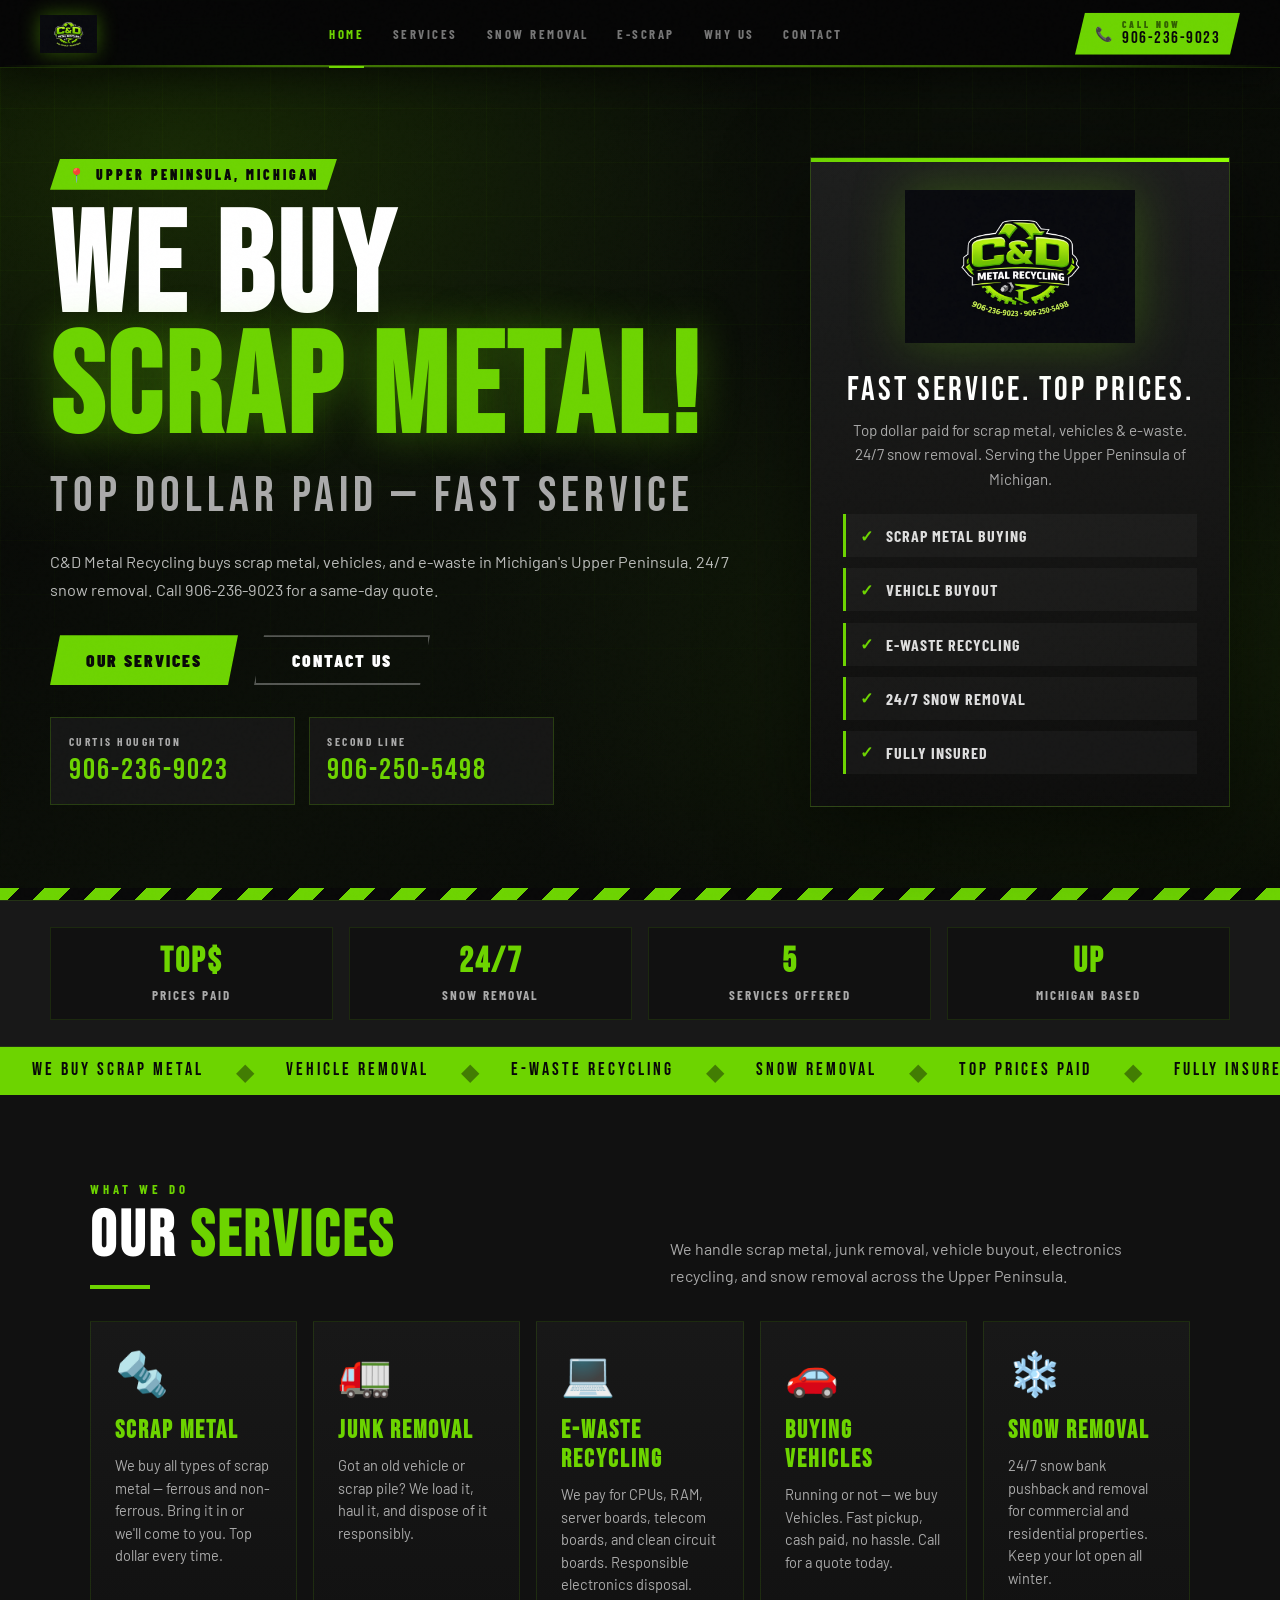
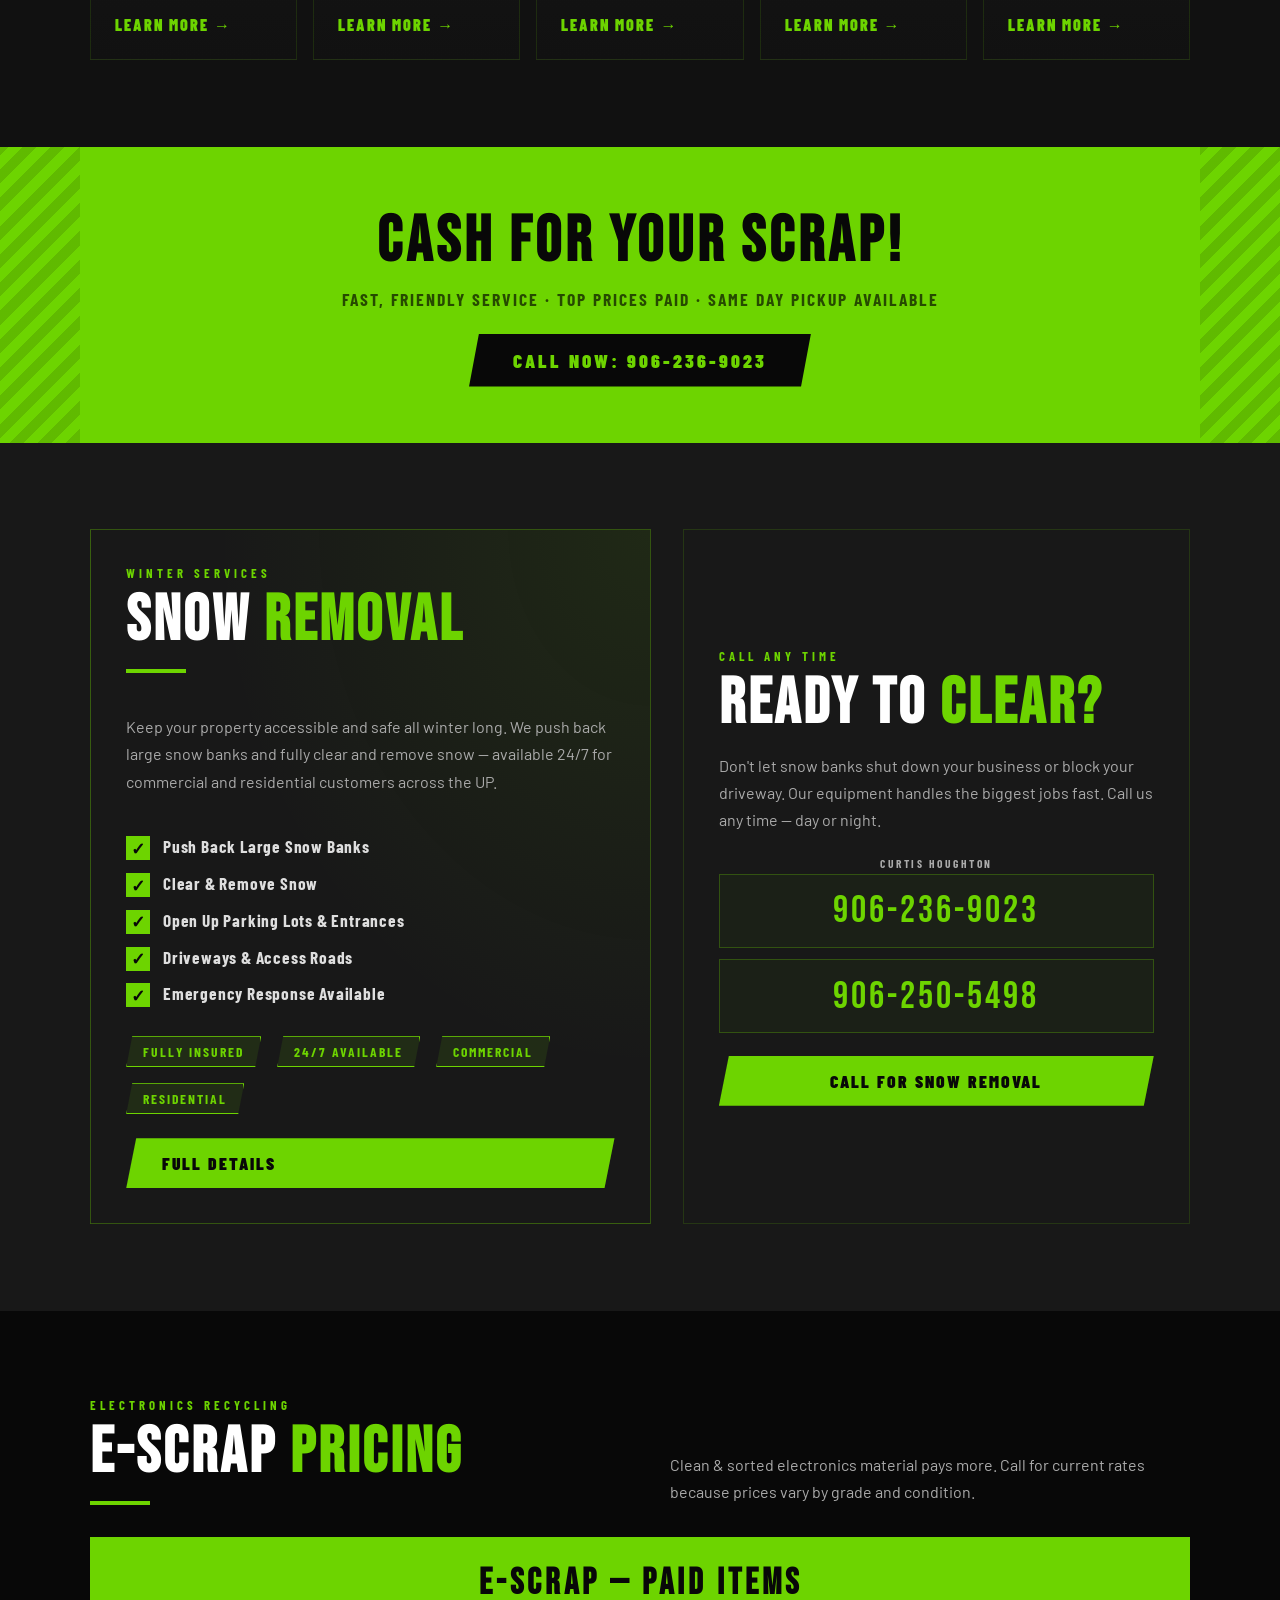
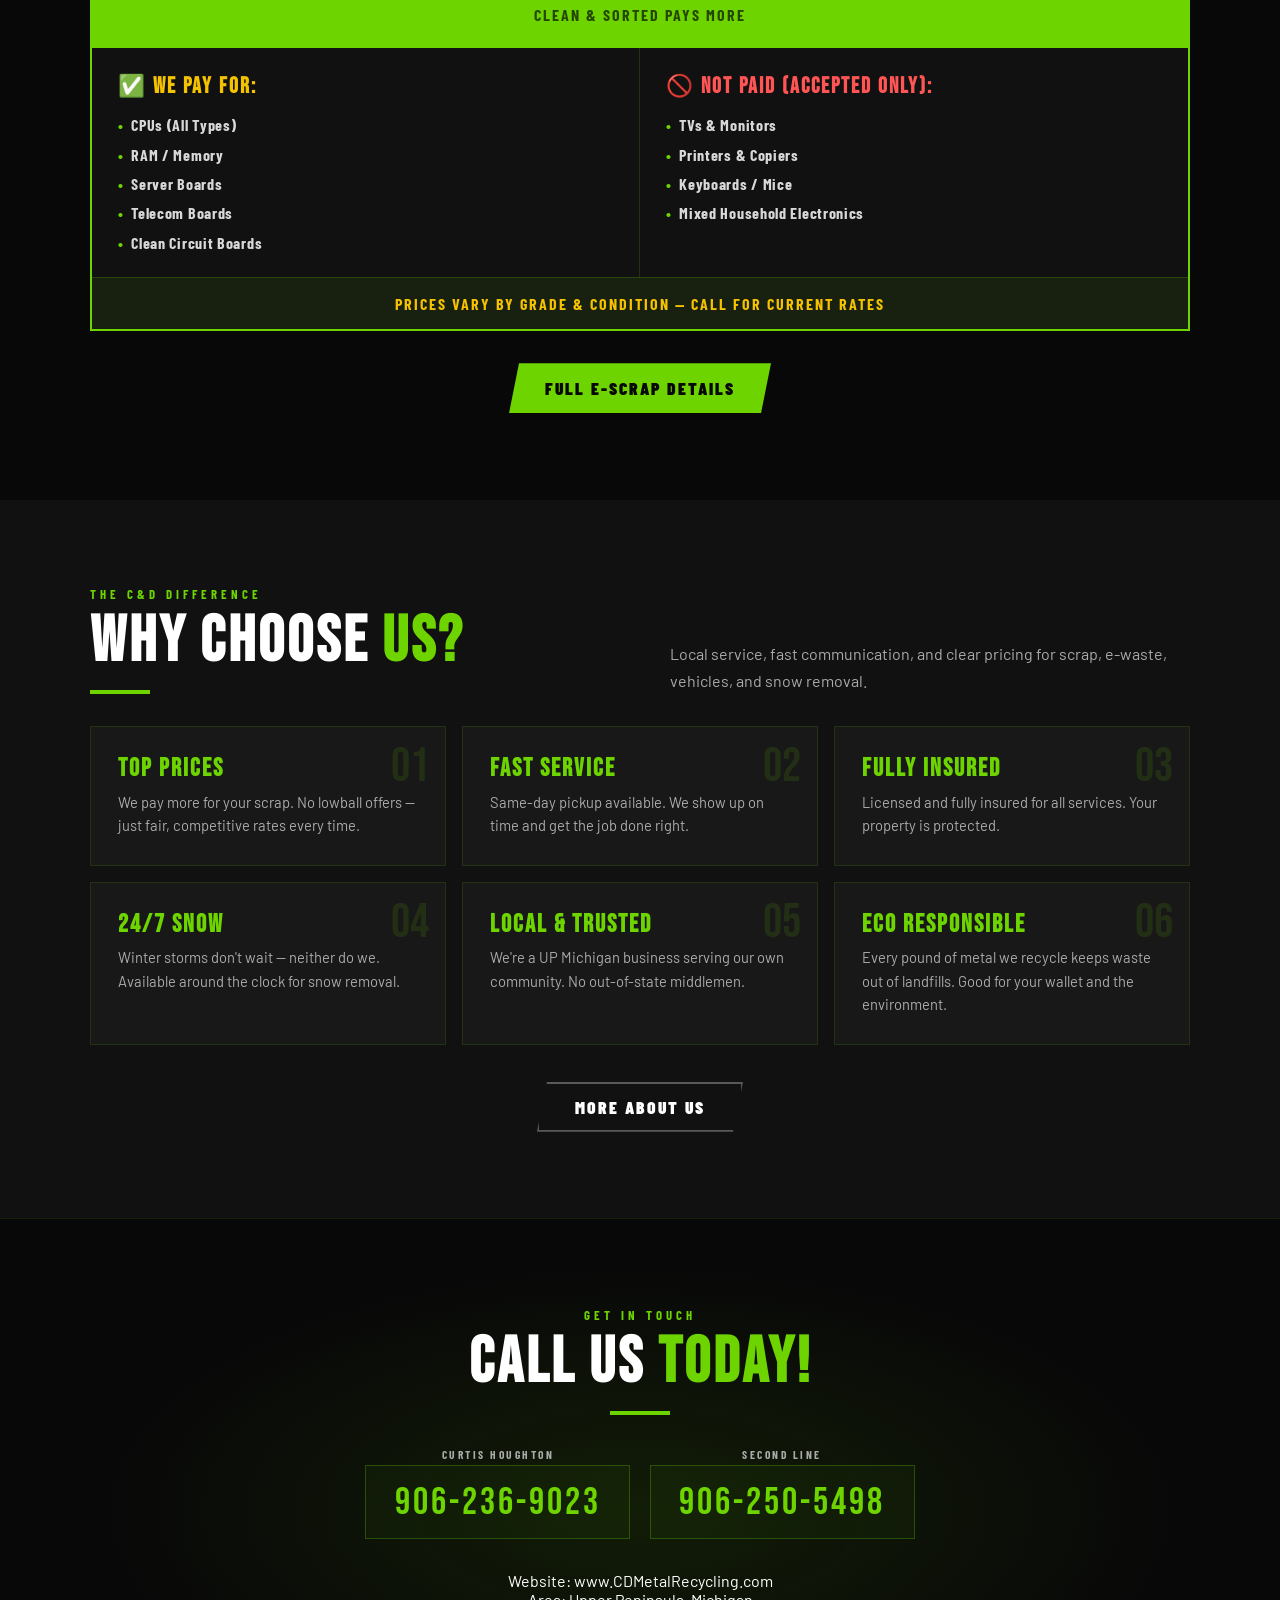
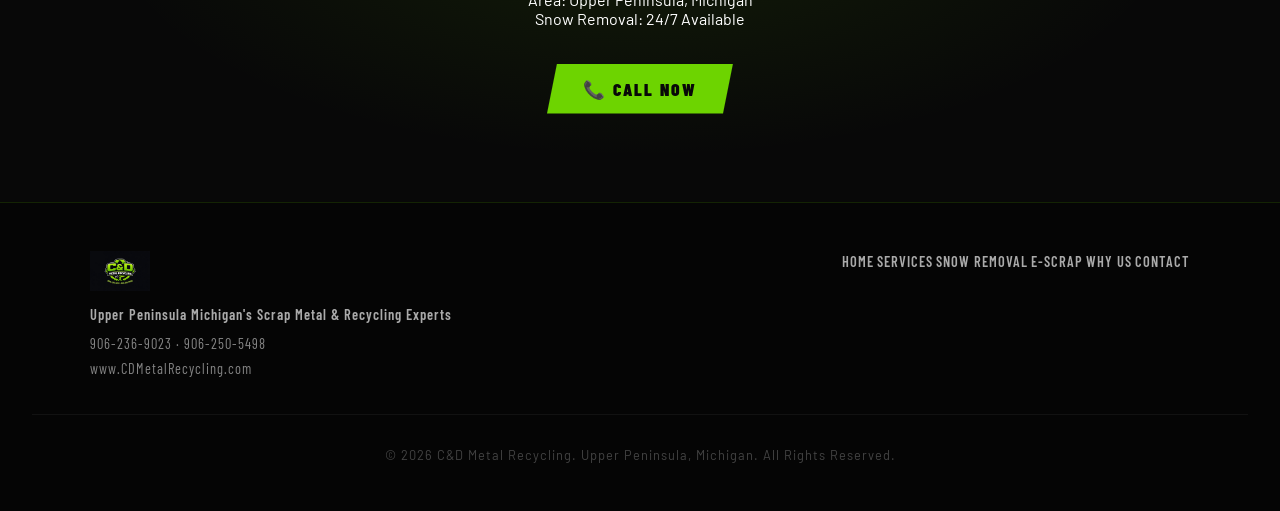
<file: index.html>
<!DOCTYPE html>
<html lang="en">
<head>
<meta charset="UTF-8">
<meta name="viewport" content="width=device-width, initial-scale=1.0">
<title>C&D Metal Recycling | We Buy Scrap Metal | Marquette, MI</title>
<meta name="description" content="C&D Metal Recycling buys scrap metal, vehicles, and e-waste in Michigan's Upper Peninsula. 24/7 snow removal. Call 906-236-9023 for a same-day quote.">
<meta property="og:title" content="C&D Metal Recycling | We Buy Scrap Metal | UP Michigan">
<meta property="og:description" content="Top dollar paid for scrap metal, vehicles & e-waste. 24/7 snow removal. Serving the Upper Peninsula of Michigan.">
<meta property="og:image" content="https://wylakene-ops.github.io/cdmetalrecycling/logo.png">
<meta property="og:type" content="website">
<meta property="og:url" content="https://wylakene-ops.github.io/cdmetalrecycling/">
<meta name="twitter:card" content="summary_large_image">
<meta name="twitter:title" content="C&amp;D Metal Recycling | UP Michigan">
<meta name="twitter:description" content="Top dollar paid for scrap metal &amp; vehicles. 24/7 snow removal. Serving Michigan's Upper Peninsula.">
<meta name="twitter:image" content="https://wylakene-ops.github.io/cdmetalrecycling/logo.png">
<link rel="canonical" href="https://wylakene-ops.github.io/cdmetalrecycling/">
<link rel="icon" href="logo.png">
<link rel="preconnect" href="https://fonts.googleapis.com">
<link rel="preconnect" href="https://fonts.gstatic.com" crossorigin>
<link rel="stylesheet" href="https://fonts.googleapis.com/css2?family=Bebas+Neue&family=Barlow+Condensed:wght@400;600;700;900&family=Barlow:wght@400;500;600&display=swap" media="print" onload="this.media='all'">
<noscript><link rel="stylesheet" href="https://fonts.googleapis.com/css2?family=Bebas+Neue&family=Barlow+Condensed:wght@400;600;700;900&family=Barlow:wght@400;500;600&display=swap"></noscript>
<link rel="stylesheet" href="shared.css">
<noscript><style>.reveal{opacity:1;transform:none;}</style></noscript>
<style>
/* INDEX PAGE REFRESH — layout only */
.home-hero {
  min-height: 100vh;
  padding: 112px 2rem 48px;
  position: relative;
  overflow: hidden;
  display: flex;
  align-items: center;
  background:
    radial-gradient(ellipse at 14% 18%, rgba(109,212,0,0.16), transparent 38%),
    radial-gradient(ellipse at 88% 72%, rgba(109,212,0,0.10), transparent 42%),
    linear-gradient(135deg, #050505 0%, #0b0f08 48%, #060606 100%);
}
.home-hero::before {
  content: '';
  position: absolute;
  inset: 0;
  background-image:
    linear-gradient(rgba(109,212,0,0.035) 1px, transparent 1px),
    linear-gradient(90deg, rgba(109,212,0,0.035) 1px, transparent 1px);
  background-size: 54px 54px;
  mask-image: linear-gradient(180deg, black 0%, rgba(0,0,0,0.72) 55%, transparent 100%);
  pointer-events: none;
}
.home-hero::after {
  content: '';
  position: absolute;
  left: 0; right: 0; bottom: 0; height: 12px;
  background: repeating-linear-gradient(-45deg, var(--green) 0 18px, #080808 18px 36px);
}
.hero-shell {
  width: min(1180px, 100%);
  margin: 0 auto;
  position: relative;
  z-index: 2;
  display: grid;
  grid-template-columns: minmax(0, 1.1fr) 420px;
  gap: 3rem;
  align-items: center;
}
.hero-kicker {
  display: inline-flex;
  align-items: center;
  gap: 8px;
  background: var(--green);
  color: var(--black);
  font-family: 'Barlow Condensed', sans-serif;
  font-weight: 900;
  font-size: .86rem;
  letter-spacing: 3px;
  text-transform: uppercase;
  padding: 7px 18px;
  clip-path: polygon(10px 0%,100% 0%,calc(100% - 10px) 100%,0% 100%);
  margin-bottom: 1.2rem;
}
.hero-copy h1 {
  font-family: 'Bebas Neue', sans-serif;
  font-size: clamp(4.6rem, 11vw, 9.5rem);
  line-height: .86;
  letter-spacing: 4px;
  margin-bottom: 1rem;
}
.hero-copy h1 span { color: var(--green); text-shadow: 0 0 42px rgba(109,212,0,.36); }
.hero-subline {
  font-family: 'Bebas Neue', sans-serif;
  font-size: clamp(1.8rem, 4.5vw, 3.05rem);
  color: var(--gray);
  letter-spacing: 5px;
  margin-bottom: 1.35rem;
}
.hero-lead {
  max-width: 690px;
  color: rgba(255,255,255,.72);
  line-height: 1.75;
  font-size: 1.02rem;
  margin-bottom: 1.9rem;
}
.hero-actions { display: flex; flex-wrap: wrap; gap: 1rem; margin-bottom: 2rem; }
.hero-phone-grid {
  display: grid;
  grid-template-columns: repeat(2, minmax(0, 245px));
  gap: .85rem;
}
.hero-phone-card {
  display: block;
  text-decoration: none;
  color: inherit;
  background: rgba(24,24,24,.86);
  border: 1px solid rgba(109,212,0,.20);
  padding: 1rem 1.1rem;
  transition: transform .2s, border-color .2s, background .2s;
}
.hero-phone-card:hover { transform: translateY(-3px); border-color: var(--green); background: rgba(109,212,0,.07); }
.hero-phone-label {
  display: block;
  font-family: 'Barlow Condensed', sans-serif;
  font-weight: 700;
  font-size: .72rem;
  letter-spacing: 2.5px;
  text-transform: uppercase;
  color: var(--gray);
  margin-bottom: .25rem;
}
.hero-phone-num {
  display: block;
  font-family: 'Bebas Neue', sans-serif;
  font-size: 1.85rem;
  letter-spacing: 2px;
  color: var(--green);
}
.hero-panel {
  background: linear-gradient(180deg, rgba(30,30,30,.96), rgba(13,13,13,.96));
  border: 1px solid rgba(109,212,0,.22);
  box-shadow: 0 24px 80px rgba(0,0,0,.55), inset 0 1px 0 rgba(255,255,255,.04);
  padding: 2rem;
  position: relative;
  overflow: hidden;
}
.hero-panel::before {
  content: '';
  position: absolute;
  inset: 0 0 auto 0;
  height: 4px;
  background: linear-gradient(90deg, var(--green), var(--green-bright));
}
.hero-logo-large {
  width: min(230px, 70%);
  display: block;
  margin: 0 auto 1.6rem;
  filter: drop-shadow(0 0 26px rgba(109,212,0,.28));
}
.panel-title {
  font-family: 'Bebas Neue', sans-serif;
  font-size: 2.15rem;
  letter-spacing: 3px;
  text-align: center;
  margin-bottom: .5rem;
}
.panel-copy {
  color: var(--gray);
  text-align: center;
  line-height: 1.6;
  font-size: .95rem;
  margin-bottom: 1.45rem;
}
.panel-list {
  list-style: none;
  display: grid;
  gap: .7rem;
}
.panel-list li {
  display: flex;
  align-items: center;
  gap: .75rem;
  color: rgba(255,255,255,.86);
  font-family: 'Barlow Condensed', sans-serif;
  font-weight: 700;
  letter-spacing: 1px;
  text-transform: uppercase;
  padding: .72rem .85rem;
  background: rgba(255,255,255,.035);
  border-left: 3px solid var(--green);
}
.panel-list li::before { content: '✓'; color: var(--green); }
.feature-strip {
  background: var(--dark2);
  border-top: 1px solid rgba(109,212,0,.14);
  border-bottom: 1px solid rgba(109,212,0,.14);
  padding: 1.6rem 2rem;
}
.feature-strip-inner {
  width: min(1180px,100%);
  margin: 0 auto;
  display: grid;
  grid-template-columns: repeat(4,1fr);
  gap: 1rem;
}
.feature-pill {
  padding: 1.05rem;
  background: rgba(8,8,8,.42);
  border: 1px solid rgba(109,212,0,.12);
  text-align: center;
}
.feature-pill strong {
  display: block;
  font-family: 'Bebas Neue', sans-serif;
  color: var(--green);
  font-size: 2.2rem;
  letter-spacing: 2px;
  line-height: 1;
  margin-bottom: .25rem;
}
.feature-pill span {
  font-family: 'Barlow Condensed', sans-serif;
  color: var(--gray);
  font-weight: 700;
  letter-spacing: 2px;
  text-transform: uppercase;
  font-size: .82rem;
}
.ticker-bar { background: var(--green); padding: 12px 0; overflow: hidden; }
.ticker-inner { display: flex; width: max-content; animation: ticker 24s linear infinite; white-space: nowrap; }
.ticker-item { font-family: 'Bebas Neue', sans-serif; font-size: 1.12rem; letter-spacing: 3px; color: var(--black); padding: 0 2rem; }
.ticker-sep { color: var(--black); opacity: .42; font-size: 1.5rem; line-height: 1; }
@keyframes ticker { 0% { transform: translateX(0); } 100% { transform: translateX(-50%); } }
.home-section { padding: 5.4rem 2rem; position: relative; }
.home-section.dark { background: var(--dark); }
.home-section.black { background: var(--black); }
.home-section.dark2 { background: var(--dark2); }
.section-top {
  display: flex;
  justify-content: space-between;
  gap: 2rem;
  align-items: end;
  margin-bottom: 2rem;
}
.section-top .divider { margin-bottom: 0; }
.section-intro { color: var(--gray); line-height: 1.7; max-width: 520px; }
.service-grid-modern {
  display: grid;
  grid-template-columns: repeat(5, 1fr);
  gap: 1rem;
}
.service-card-modern {
  min-height: 285px;
  display: flex;
  flex-direction: column;
  text-decoration: none;
  color: inherit;
  background: linear-gradient(180deg, var(--dark2), #111);
  border: 1px solid rgba(109,212,0,.13);
  padding: 1.5rem;
  position: relative;
  overflow: hidden;
  transition: transform .24s, border-color .24s, box-shadow .24s;
}
.service-card-modern::before {
  content: '';
  position: absolute;
  inset: 0 0 auto 0;
  height: 3px;
  background: linear-gradient(90deg, var(--green), var(--green-bright));
  transform: scaleX(0);
  transform-origin: left;
  transition: transform .25s;
}
.service-card-modern:hover { transform: translateY(-6px); border-color: rgba(109,212,0,.45); box-shadow: 0 20px 60px rgba(0,0,0,.34); }
.service-card-modern:hover::before { transform: scaleX(1); }
.service-icon-modern { font-size: 2.7rem; margin-bottom: 1rem; }
.service-card-modern h3 {
  font-family: 'Bebas Neue', sans-serif;
  font-size: 1.55rem;
  color: var(--green);
  letter-spacing: 2px;
  margin-bottom: .55rem;
}
.service-card-modern p { color: var(--gray); line-height: 1.55; font-size: .91rem; flex: 1; }
.service-arrow { margin-top: 1.2rem; color: var(--green); font-family:'Barlow Condensed',sans-serif; font-weight:900; letter-spacing:2px; text-transform:uppercase; }
.split-layout {
  display: grid;
  grid-template-columns: 1.05fr .95fr;
  gap: 2rem;
  align-items: stretch;
}
.info-card-large {
  background: var(--dark2);
  border: 1px solid rgba(109,212,0,.16);
  padding: 2.2rem;
  display: flex;
  flex-direction: column;
  justify-content: center;
}
.info-card-large.accent {
  border-color: rgba(109,212,0,.32);
  background:
    radial-gradient(ellipse at top right, rgba(109,212,0,.09), transparent 55%),
    var(--dark2);
}
.check-list {
  list-style: none;
  display: grid;
  gap: .8rem;
  margin: 1.4rem 0 1.8rem;
}
.check-list li {
  display: flex;
  gap: .8rem;
  align-items: flex-start;
  color: rgba(255,255,255,.86);
  font-family: 'Barlow Condensed', sans-serif;
  font-weight: 700;
  letter-spacing: .8px;
  font-size: 1.08rem;
}
.check-list li::before {
  content: '✓';
  width: 24px;
  height: 24px;
  background: var(--green);
  color: var(--black);
  display: grid;
  place-items: center;
  font-weight: 900;
  flex: 0 0 auto;
}
.phone-stack { display: grid; gap: .7rem; margin: 1.4rem 0; }
.big-call {
  display: block;
  text-decoration: none;
  text-align: center;
  font-family: 'Bebas Neue', sans-serif;
  font-size: 2.35rem;
  color: var(--green);
  letter-spacing: 3px;
  border: 1px solid rgba(109,212,0,.28);
  padding: .85rem 1rem;
  background: rgba(109,212,0,.04);
  transition: background .2s, color .2s;
}
.big-call:hover { background: var(--green); color: var(--black); }
.escrap-board-lite {
  background: var(--dark);
  border: 2px solid var(--green);
  overflow: hidden;
}
.escrap-board-lite header {
  background: var(--green);
  color: var(--black);
  padding: 1.45rem 1.6rem;
  text-align: center;
}
.escrap-board-lite h3 {
  font-family: 'Bebas Neue', sans-serif;
  font-size: 2.25rem;
  letter-spacing: 4px;
}
.escrap-columns { display: grid; grid-template-columns: 1fr 1fr; }
.escrap-column { padding: 1.6rem; }
.escrap-column:first-child { border-right: 1px solid rgba(109,212,0,.18); }
.escrap-column h4 {
  font-family: 'Bebas Neue', sans-serif;
  font-size: 1.35rem;
  letter-spacing: 2px;
  margin-bottom: 1rem;
}
.escrap-column ul { list-style: none; display: grid; gap: .65rem; }
.escrap-column li { color: rgba(255,255,255,.84); font-family: 'Barlow Condensed', sans-serif; font-weight: 700; letter-spacing: .7px; }
.escrap-column li::before { content: '•'; color: var(--green); margin-right: .5rem; }
.why-grid-modern {
  display: grid;
  grid-template-columns: repeat(3,1fr);
  gap: 1rem;
}
.why-card-modern {
  padding: 1.7rem;
  background: var(--dark2);
  border: 1px solid rgba(109,212,0,.13);
  position: relative;
}
.why-num { font-family:'Bebas Neue',sans-serif; font-size:3rem; color:rgba(109,212,0,.13); position:absolute; right:1rem; top:.7rem; }
.why-card-modern h3 { font-family:'Bebas Neue',sans-serif; font-size:1.55rem; letter-spacing:2px; color:var(--green); margin-bottom:.45rem; }
.why-card-modern p { color:var(--gray); line-height:1.6; font-size:.92rem; }
.contact-band-home {
  background:
    radial-gradient(ellipse at center, rgba(109,212,0,.10), transparent 60%),
    var(--black);
  text-align: center;
  padding: 5.5rem 2rem;
  border-top: 1px solid rgba(109,212,0,.12);
}
.contact-phone-row {
  display: flex;
  justify-content: center;
  gap: 1.2rem;
  flex-wrap: wrap;
  margin: 2rem 0;
}
.contact-phone-row .big-call { min-width: 265px; }
.mobile-sticky-call {
  display: none;
  position: fixed;
  left: 0; right: 0; bottom: 0;
  z-index: 1100;
  background: var(--green);
  color: var(--black);
  text-decoration: none;
  text-align: center;
  font-family: 'Barlow Condensed', sans-serif;
  font-weight: 900;
  letter-spacing: 2px;
  text-transform: uppercase;
  padding: .9rem 1rem;
  box-shadow: 0 -10px 35px rgba(0,0,0,.42);
}

@media (max-width: 1100px) {
  .hero-shell { grid-template-columns: 1fr; }
  .hero-panel { max-width: 650px; }
  .service-grid-modern { grid-template-columns: repeat(3,1fr); }
}
@media (max-width: 820px) {
  .home-hero { padding: 96px 1.1rem 38px; min-height: auto; }
  .hero-copy h1 { font-size: clamp(4.1rem, 18vw, 6.2rem); letter-spacing: 2px; }
  .hero-subline { letter-spacing: 3px; }
  .hero-lead { font-size: .98rem; }
  .hero-actions { flex-direction: column; }
  .hero-actions a { width: 100%; text-align: center; }
  .hero-phone-grid { grid-template-columns: 1fr; }
  .feature-strip { padding: 1rem; }
  .feature-strip-inner { grid-template-columns: repeat(2,1fr); gap: .7rem; }
  .feature-pill { padding: .85rem .5rem; }
  .feature-pill strong { font-size: 1.8rem; }
  .home-section { padding: 4rem 1.1rem; }
  .section-top { display: block; }
  .section-intro { margin-top: 1rem; }
  .service-grid-modern { grid-template-columns: 1fr; }
  .service-card-modern { min-height: auto; }
  .split-layout { grid-template-columns: 1fr; }
  .why-grid-modern { grid-template-columns: 1fr; }
  .escrap-columns { grid-template-columns: 1fr; }
  .escrap-column:first-child { border-right: none; border-bottom: 1px solid rgba(109,212,0,.18); }
  .contact-phone-row { display: grid; grid-template-columns: 1fr; }
  .contact-phone-row .big-call { min-width: 0; }
  .mobile-sticky-call { display: block; }
  body { padding-bottom: 50px; }
}
@media (max-width: 480px) {
  .hero-panel { padding: 1.35rem; }
  .hero-logo-large { width: min(190px, 78%); }
  .panel-title { font-size: 1.75rem; }
  .big-call { font-size: 2rem; }
  .ticker-item { padding: 0 1.25rem; }
}
@media (prefers-reduced-motion: reduce) {
  .ticker-inner { animation: none; }
}
</style>
</head>
<body>

<nav class="site-nav" aria-label="Primary navigation">
 <a class="nav-logo" href="index.html"><img src="logo.png" alt="C&amp;D Metal Recycling" width="38" height="38"></a>
 <ul class="nav-links">
 <li><a href="index.html" class="active">Home</a></li>
 <li><a href="services.html">Services</a></li>
 <li><a href="snow-removal.html">Snow Removal</a></li>
 <li><a href="escrap.html">E-Scrap</a></li>
 <li><a href="why-us.html">Why Us</a></li>
 <li><a href="contact.html">Contact</a></li>
 </ul>
 <a href="tel:9062369023" class="nav-call-btn">
 <span class="nav-call-icon">📞</span>
 <span class="nav-call-text">
 <span class="nav-call-label">Call Now</span>
 <span class="nav-call-num">906-236-9023</span>
 </span>
 </a>
 <button class="hamburger" type="button" aria-label="Open navigation" aria-expanded="false"><span></span><span></span><span></span></button>
</nav>

<section class="home-hero">
  <div class="hero-shell">
    <div class="hero-copy reveal">
      <div class="hero-kicker"><span aria-hidden="true">📍</span> Upper Peninsula, Michigan</div>
      <h1>WE BUY<br><span>SCRAP METAL!</span></h1>
      <div class="hero-subline">TOP DOLLAR PAID — FAST SERVICE</div>
      <p class="hero-lead">C&amp;D Metal Recycling buys scrap metal, vehicles, and e-waste in Michigan's Upper Peninsula. 24/7 snow removal. Call 906-236-9023 for a same-day quote.</p>
      <div class="hero-actions">
        <a href="services.html" class="btn-primary">Our Services</a>
        <a href="contact.html" class="btn-outline">Contact Us</a>
      </div>
      <div class="hero-phone-grid" aria-label="Phone numbers">
        <a href="tel:9062369023" class="hero-phone-card">
          <span class="hero-phone-label">Curtis Houghton</span>
          <span class="hero-phone-num">906-236-9023</span>
        </a>
        <a href="tel:9062505498" class="hero-phone-card">
          <span class="hero-phone-label">Second Line</span>
          <span class="hero-phone-num">906-250-5498</span>
        </a>
      </div>
    </div>
    <aside class="hero-panel reveal" aria-label="Service highlights">
      <img src="logo.png" alt="C&amp;D Metal Recycling" class="hero-logo-large" width="230" height="230">
      <div class="panel-title">FAST SERVICE. TOP PRICES.</div>
      <p class="panel-copy">Top dollar paid for scrap metal, vehicles &amp; e-waste. 24/7 snow removal. Serving the Upper Peninsula of Michigan.</p>
      <ul class="panel-list">
        <li>Scrap Metal Buying</li>
        <li>Vehicle Buyout</li>
        <li>E-Waste Recycling</li>
        <li>24/7 Snow Removal</li>
        <li>Fully Insured</li>
      </ul>
    </aside>
  </div>
</section>

<div class="feature-strip">
  <div class="feature-strip-inner">
    <div class="feature-pill"><strong>TOP$</strong><span>Prices Paid</span></div>
    <div class="feature-pill"><strong>24/7</strong><span>Snow Removal</span></div>
    <div class="feature-pill"><strong>5</strong><span>Services Offered</span></div>
    <div class="feature-pill"><strong>UP</strong><span>Michigan Based</span></div>
  </div>
</div>

<div class="ticker-bar" aria-hidden="true">
 <div class="ticker-inner">
 <span class="ticker-item">WE BUY SCRAP METAL</span><span class="ticker-sep">◆</span>
 <span class="ticker-item">VEHICLE REMOVAL</span><span class="ticker-sep">◆</span>
 <span class="ticker-item">E-WASTE RECYCLING</span><span class="ticker-sep">◆</span>
 <span class="ticker-item">SNOW REMOVAL</span><span class="ticker-sep">◆</span>
 <span class="ticker-item">TOP PRICES PAID</span><span class="ticker-sep">◆</span>
 <span class="ticker-item">FULLY INSURED</span><span class="ticker-sep">◆</span>
 <span class="ticker-item">24/7 SERVICE</span><span class="ticker-sep">◆</span>
 <span class="ticker-item">WE BUY SCRAP METAL</span><span class="ticker-sep">◆</span>
 <span class="ticker-item">VEHICLE REMOVAL</span><span class="ticker-sep">◆</span>
 <span class="ticker-item">E-WASTE RECYCLING</span><span class="ticker-sep">◆</span>
 <span class="ticker-item">SNOW REMOVAL</span><span class="ticker-sep">◆</span>
 <span class="ticker-item">TOP PRICES PAID</span><span class="ticker-sep">◆</span>
 <span class="ticker-item">FULLY INSURED</span><span class="ticker-sep">◆</span>
 <span class="ticker-item">24/7 SERVICE</span><span class="ticker-sep">◆</span>
 </div>
</div>

<section class="home-section dark" id="services">
  <div class="section-inner">
    <div class="section-top reveal">
      <div>
        <p class="section-label">What We Do</p>
        <h2 class="section-title">OUR <span class="green">SERVICES</span></h2>
        <div class="divider"></div>
      </div>
      <p class="section-intro">We handle scrap metal, junk removal, vehicle buyout, electronics recycling, and snow removal across the Upper Peninsula.</p>
    </div>
    <div class="service-grid-modern reveal">
      <a class="service-card-modern" href="services.html#scrap-metal">
        <span class="service-icon-modern" aria-hidden="true">🔩</span>
        <h3>Scrap Metal</h3>
        <p>We buy all types of scrap metal — ferrous and non-ferrous. Bring it in or we'll come to you. Top dollar every time.</p>
        <span class="service-arrow">Learn More →</span>
      </a>
      <a class="service-card-modern" href="services.html#junk-removal">
        <span class="service-icon-modern" aria-hidden="true">🚛</span>
        <h3>Junk Removal</h3>
        <p>Got an old vehicle or scrap pile? We load it, haul it, and dispose of it responsibly.</p>
        <span class="service-arrow">Learn More →</span>
      </a>
      <a class="service-card-modern" href="escrap.html">
        <span class="service-icon-modern" aria-hidden="true">💻</span>
        <h3>E-Waste Recycling</h3>
        <p>We pay for CPUs, RAM, server boards, telecom boards, and clean circuit boards. Responsible electronics disposal.</p>
        <span class="service-arrow">Learn More →</span>
      </a>
      <a class="service-card-modern" href="services.html#junk-cars">
        <span class="service-icon-modern" aria-hidden="true">🚗</span>
        <h3>Buying Vehicles</h3>
        <p>Running or not — we buy Vehicles. Fast pickup, cash paid, no hassle. Call for a quote today.</p>
        <span class="service-arrow">Learn More →</span>
      </a>
      <a class="service-card-modern" href="snow-removal.html">
        <span class="service-icon-modern" aria-hidden="true">❄️</span>
        <h3>Snow Removal</h3>
        <p>24/7 snow bank pushback and removal for commercial and residential properties. Keep your lot open all winter.</p>
        <span class="service-arrow">Learn More →</span>
      </a>
    </div>
  </div>
</section>

<div class="cta-band">
 <h2>CASH FOR YOUR SCRAP!</h2>
 <p>Fast, Friendly Service · Top Prices Paid · Same Day Pickup Available</p>
 <a href="tel:9062369023" class="btn-dark">Call Now: 906-236-9023</a>
</div>

<section class="home-section dark2" id="snow">
  <div class="section-inner">
    <div class="split-layout">
      <div class="info-card-large accent reveal">
        <p class="section-label">Winter Services</p>
        <h2 class="section-title">SNOW <span class="green">REMOVAL</span></h2>
        <div class="divider"></div>
        <p style="color:var(--gray); line-height:1.7; margin-bottom:1.2rem;">Keep your property accessible and safe all winter long. We push back large snow banks and fully clear and remove snow — available 24/7 for commercial and residential customers across the UP.</p>
        <ul class="check-list">
          <li>Push Back Large Snow Banks</li>
          <li>Clear &amp; Remove Snow</li>
          <li>Open Up Parking Lots &amp; Entrances</li>
          <li>Driveways &amp; Access Roads</li>
          <li>Emergency Response Available</li>
        </ul>
        <div class="badge-row" style="margin-bottom:1.5rem;">
          <span class="badge">Fully Insured</span>
          <span class="badge">24/7 Available</span>
          <span class="badge">Commercial</span>
          <span class="badge">Residential</span>
        </div>
        <a href="snow-removal.html" class="btn-primary">Full Details</a>
      </div>
      <div class="info-card-large reveal">
        <p class="section-label">Call Any Time</p>
        <h2 class="section-title">READY TO <span class="green">CLEAR?</span></h2>
        <p style="color:var(--gray); line-height:1.7;">Don't let snow banks shut down your business or block your driveway. Our equipment handles the biggest jobs fast. Call us any time — day or night.</p>
        <div class="phone-stack">
          <div><span class="hero-phone-label" style="text-align:center;">Curtis Houghton</span><a href="tel:9062369023" class="big-call">906-236-9023</a></div>
          <a href="tel:9062505498" class="big-call">906-250-5498</a>
        </div>
        <a href="tel:9062369023" class="btn-primary" style="text-align:center;">Call For Snow Removal</a>
      </div>
    </div>
  </div>
</section>

<section class="home-section black" id="escrap">
  <div class="section-inner">
    <div class="section-top reveal">
      <div>
        <p class="section-label">Electronics Recycling</p>
        <h2 class="section-title">E-SCRAP <span class="green">PRICING</span></h2>
        <div class="divider"></div>
      </div>
      <p class="section-intro">Clean &amp; sorted electronics material pays more. Call for current rates because prices vary by grade and condition.</p>
    </div>
    <div class="escrap-board-lite reveal">
      <header>
        <h3>E-SCRAP — PAID ITEMS</h3>
        <p style="font-family:'Barlow Condensed',sans-serif;font-weight:700;letter-spacing:2px;text-transform:uppercase;color:rgba(0,0,0,.66);">Clean &amp; Sorted Pays More</p>
      </header>
      <div class="escrap-columns">
        <div class="escrap-column">
          <h4 style="color:var(--yellow);">✅ WE PAY FOR:</h4>
          <ul>
            <li>CPUs (All Types)</li>
            <li>RAM / Memory</li>
            <li>Server Boards</li>
            <li>Telecom Boards</li>
            <li>Clean Circuit Boards</li>
          </ul>
        </div>
        <div class="escrap-column">
          <h4 style="color:#ff5555;">🚫 NOT PAID (Accepted Only):</h4>
          <ul>
            <li>TVs &amp; Monitors</li>
            <li>Printers &amp; Copiers</li>
            <li>Keyboards / Mice</li>
            <li>Mixed Household Electronics</li>
          </ul>
        </div>
      </div>
      <div style="background:rgba(109,212,0,.08);border-top:1px solid rgba(109,212,0,.2);padding:1rem;text-align:center;font-family:'Barlow Condensed',sans-serif;font-weight:700;letter-spacing:2px;text-transform:uppercase;color:var(--yellow);">Prices Vary by Grade &amp; Condition — Call for Current Rates</div>
    </div>
    <div style="text-align:center;margin-top:2rem;" class="reveal"><a href="escrap.html" class="btn-primary">Full E-Scrap Details</a></div>
  </div>
</section>

<section class="home-section dark" id="why">
  <div class="section-inner">
    <div class="section-top reveal">
      <div>
        <p class="section-label">The C&amp;D Difference</p>
        <h2 class="section-title">WHY CHOOSE <span class="green">US?</span></h2>
        <div class="divider"></div>
      </div>
      <p class="section-intro">Local service, fast communication, and clear pricing for scrap, e-waste, vehicles, and snow removal.</p>
    </div>
    <div class="why-grid-modern reveal">
      <div class="why-card-modern"><span class="why-num">01</span><h3>Top Prices</h3><p>We pay more for your scrap. No lowball offers — just fair, competitive rates every time.</p></div>
      <div class="why-card-modern"><span class="why-num">02</span><h3>Fast Service</h3><p>Same-day pickup available. We show up on time and get the job done right.</p></div>
      <div class="why-card-modern"><span class="why-num">03</span><h3>Fully Insured</h3><p>Licensed and fully insured for all services. Your property is protected.</p></div>
      <div class="why-card-modern"><span class="why-num">04</span><h3>24/7 Snow</h3><p>Winter storms don't wait — neither do we. Available around the clock for snow removal.</p></div>
      <div class="why-card-modern"><span class="why-num">05</span><h3>Local &amp; Trusted</h3><p>We're a UP Michigan business serving our own community. No out-of-state middlemen.</p></div>
      <div class="why-card-modern"><span class="why-num">06</span><h3>Eco Responsible</h3><p>Every pound of metal we recycle keeps waste out of landfills. Good for your wallet and the environment.</p></div>
    </div>
    <div style="text-align:center; margin-top:2.3rem;" class="reveal"><a href="why-us.html" class="btn-outline">More About Us</a></div>
  </div>
</section>

<section class="contact-band-home" id="contact">
  <div class="section-inner reveal">
    <p class="section-label">Get In Touch</p>
    <h2 class="section-title">CALL US <span class="green">TODAY!</span></h2>
    <div class="divider" style="margin:0 auto 1.6rem;"></div>
    <div class="contact-phone-row">
      <div><span class="hero-phone-label" style="text-align:center;">Curtis Houghton</span><a href="tel:9062369023" class="big-call">906-236-9023</a></div>
      <div><span class="hero-phone-label" style="text-align:center;">Second Line</span><a href="tel:9062505498" class="big-call">906-250-5498</a></div>
    </div>
    <div class="contact-details" style="margin-top:2rem;">
      <div class="contact-detail">Website: <span>www.CDMetalRecycling.com</span></div>
      <div class="contact-detail">Area: <span>Upper Peninsula, Michigan</span></div>
      <div class="contact-detail">Snow Removal: <span>24/7 Available</span></div>
    </div>
    <div style="margin-top:2.2rem;"><a href="contact.html" class="btn-primary">📞 CALL NOW</a></div>
  </div>
</section>

<footer>
 <div class="footer-inner">
 <div>
 <div class="footer-logo"><img src="logo.png" alt="C&amp;D Metal Recycling" width="40" height="40"></div>
 <div class="footer-tagline">Upper Peninsula Michigan's Scrap Metal &amp; Recycling Experts</div>
 <div class="footer-contact-small">
 <a href="tel:9062369023" style="color:inherit;text-decoration:none;">906-236-9023</a> · <a href="tel:9062505498" style="color:inherit;text-decoration:none;">906-250-5498</a><br>
 www.CDMetalRecycling.com
 </div>
 </div>
 <nav class="footer-nav" aria-label="Footer navigation">
 <a href="index.html">Home</a>
 <a href="services.html">Services</a>
 <a href="snow-removal.html">Snow Removal</a>
 <a href="escrap.html">E-Scrap</a>
 <a href="why-us.html">Why Us</a>
 <a href="contact.html">Contact</a>
 </nav>
 </div>
 <div class="footer-copy">© <script>document.write(new Date().getFullYear())</script> C&amp;D Metal Recycling. Upper Peninsula, Michigan. All Rights Reserved.</div>
</footer>

<a href="tel:9062369023" class="mobile-sticky-call">Call Now: 906-236-9023</a>

<script type="application/ld+json">
{
 "@context": "https://schema.org",
 "@type": "LocalBusiness",
 "name": "C&D Metal Recycling",
 "url": "https://www.cdmetalrecycling.com",
 "areaServed": "Upper Peninsula, Michigan",
 "priceRange": "$$",
 "description": "Scrap metal buying, e-waste recycling, and 24/7 snow removal in Michigan's Upper Peninsula."
}
</script>

<script>
 const observer = new IntersectionObserver(entries => entries.forEach(e => { if (e.isIntersecting) e.target.classList.add('visible'); }), { threshold: 0.1 });
 document.querySelectorAll('.reveal').forEach(r => observer.observe(r));

 const hamburger = document.querySelector('.hamburger');
 const navLinks = document.querySelector('.nav-links');

 function closeMenu() {
   hamburger.classList.remove('open');
   navLinks.classList.remove('open');
   hamburger.setAttribute('aria-expanded', 'false');
 }

 hamburger.addEventListener('click', () => {
   const isOpen = hamburger.classList.toggle('open');
   navLinks.classList.toggle('open', isOpen);
   hamburger.setAttribute('aria-expanded', String(isOpen));
 });

 navLinks.querySelectorAll('a').forEach(link => link.addEventListener('click', closeMenu));

 window.addEventListener('keydown', (event) => {
   if (event.key === 'Escape') closeMenu();
 });
</script>
</body>
</html>
</file>
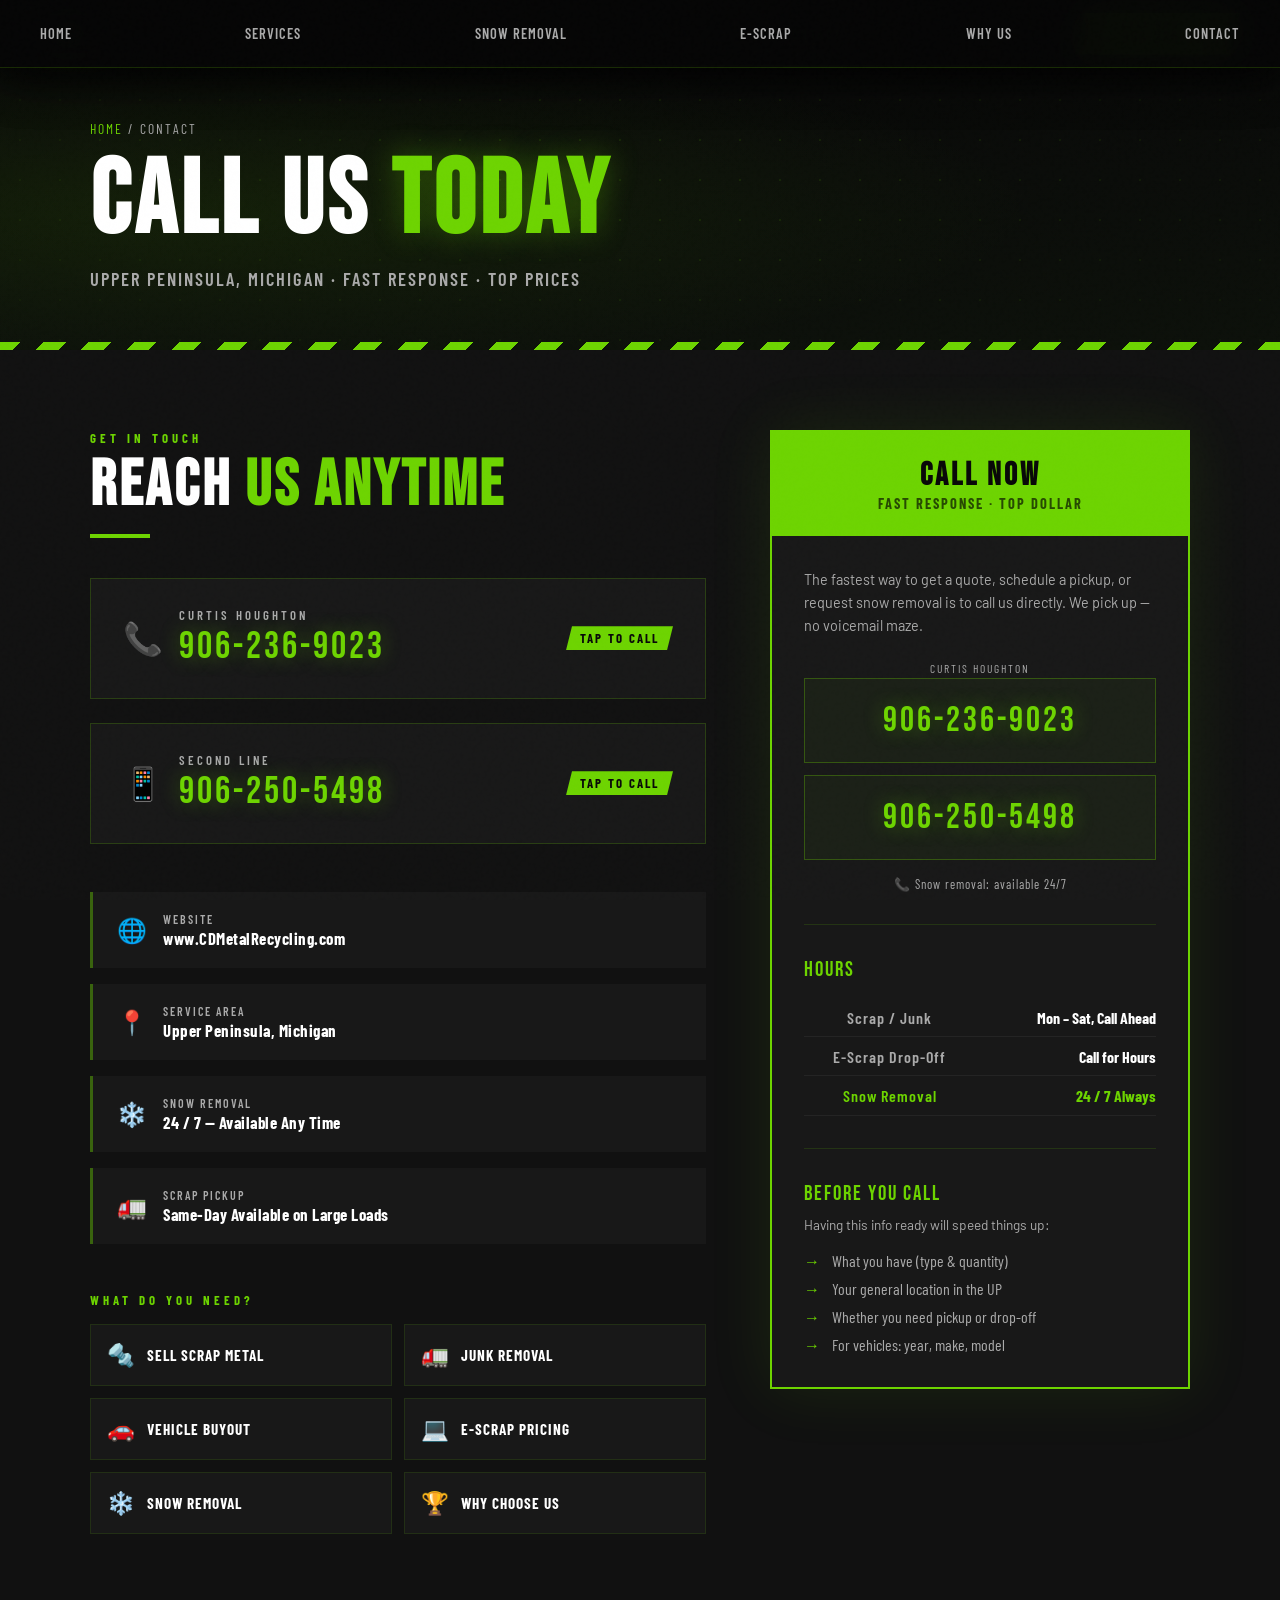
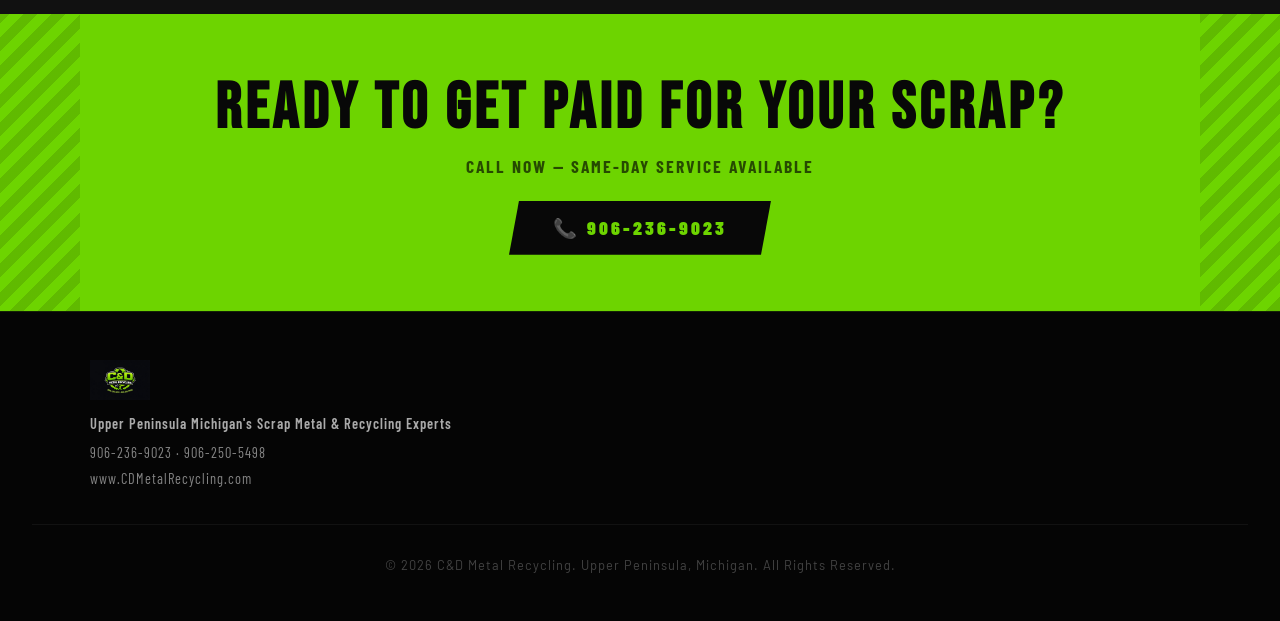
<file: contact (2).html>
<!DOCTYPE html>
<html lang="en">
<head>
<meta charset="UTF-8">
<meta name="viewport" content="width=device-width, initial-scale=1.0">
<title>Contact | C&D Metal Recycling | 906-236-9023 | Upper Peninsula, MI</title>
<meta name="description" content="Contact C&D Metal Recycling in Michigan's Upper Peninsula. Call 906-236-9023 or 906-250-5498 for scrap metal buying, e-waste recycling, and snow removal.">
<meta property="og:title" content="Contact C&D Metal Recycling | UP Michigan">
<meta property="og:description" content="Call 906-236-9023 or 906-250-5498. Scrap metal buying, snow removal. Serving the Upper Peninsula of Michigan.">
<meta property="og:image" content="https://www.cdmetalrecycling.com/logo.png">
<meta property="og:type" content="website">
<meta property="og:url" content="https://www.cdmetalrecycling.com/contact.html">
<meta name="twitter:card" content="summary_large_image">
<meta name="twitter:title" content="C&amp;D Metal Recycling | UP Michigan">
<meta name="twitter:description" content="Top dollar paid for scrap metal &amp; vehicles. 24/7 snow removal. Serving Michigan's Upper Peninsula.">
<meta name="twitter:image" content="https://www.cdmetalrecycling.com/logo.png">
<link rel="canonical" href="https://www.cdmetalrecycling.com/contact.html">
<link rel="icon" href="logo.png">
<link rel="preconnect" href="https://fonts.googleapis.com">
<link rel="preconnect" href="https://fonts.gstatic.com" crossorigin>
<link rel="stylesheet" href="https://fonts.googleapis.com/css2?family=Bebas+Neue&family=Barlow+Condensed:wght@400;600;700;900&family=Barlow:wght@400;500;600&display=swap" media="print" onload="this.media='all'">
<noscript><link rel="stylesheet" href="https://fonts.googleapis.com/css2?family=Bebas+Neue&family=Barlow+Condensed:wght@400;600;700;900&family=Barlow:wght@400;500;600&display=swap"></noscript>
<link rel="stylesheet" href="shared.css">
<noscript><style>.reveal { opacity: 1; transform: none; }</style></noscript>
<style>

 /* ── NAV FORCE FIX ── */
 nav {
 position: fixed !important; top: 0 !important; left: 0 !important; right: 0 !important;
 z-index: 1000 !important;
 background: rgba(6,6,6,0.97) !important;
 backdrop-filter: blur(20px) !important;
 border-bottom: 1px solid rgba(109,212,0,0.18) !important;
 box-shadow: 0 2px 50px rgba(0,0,0,0.8) !important;
 padding: 0 2.5rem !important;
 display: flex !important;
 flex-direction: row !important;
 align-items: center !important;
 justify-content: space-between !important;
 flex-wrap: nowrap !important;
 height: 68px !important;
 gap: 1rem !important;
 }
 nav::after {
 content: '';
 position: absolute; bottom: 0; left: 0; right: 0; height: 2px;
 background: linear-gradient(90deg, transparent 0%, #6dd400 20%, #8fff00 50%, #6dd400 80%, transparent 100%);
 opacity: 0.5;
 }
 .nav-logo { display: flex !important; align-items: center !important; text-decoration: none; flex-shrink: 0; }
 .nav-logo img { height: 38px !important; width: auto !important; filter: drop-shadow(0 0 10px rgba(109,212,0,0.4)); }
 .nav-links {
 display: flex !important;
 flex-direction: row !important;
 list-style: none !important;
 align-items: center !important;
 gap: 0 !important;
 flex: 1 1 auto !important;
 justify-content: center !important;
 margin: 0 !important; padding: 0 !important;
 flex-wrap: nowrap !important;
 position: static !important;
 background: none !important;
 border: none !important;
 }
 .nav-links li { flex: none !important; }
 .nav-links a {
 display: flex !important; align-items: center !important;
 color: rgba(180,180,180,0.65) !important; text-decoration: none !important;
 font-family: 'Barlow Condensed', sans-serif !important; font-weight: 700 !important;
 font-size: 0.8rem !important; letter-spacing: 2.5px !important; text-transform: uppercase !important;
 padding: 0 0.9rem !important; height: 68px !important; white-space: nowrap !important;
 position: relative !important; transition: color 0.2s !important;
 border-bottom: none !important; background: none !important;
 justify-content: center !important;
 }
 .nav-links a::before { display: none !important; }
 .nav-links a::after {
 content: '' !important;
 position: absolute !important; bottom: 0 !important; left: 50% !important; right: 50% !important;
 height: 2px !important; background: #6dd400 !important;
 transition: left 0.22s ease, right 0.22s ease !important;
 display: block !important;
 }
 .nav-links a:hover { color: #fff !important; background: none !important; }
 .nav-links a:hover::after { left: 0.9rem !important; right: 0.9rem !important; }
 .nav-links a.active { color: #6dd400 !important; }
 .nav-links a.active::after { left: 0.9rem !important; right: 0.9rem !important; }
 .nav-call-btn {
 display: flex !important; align-items: center !important;
 gap: 10px !important; flex-shrink: 0 !important;
 background: #6dd400 !important;
 text-decoration: none !important;
 padding: 0 20px !important; height: 42px !important;
 clip-path: polygon(10px 0%, 100% 0%, calc(100% - 10px) 100%, 0% 100%) !important;
 box-shadow: 0 0 28px rgba(109,212,0,0.3) !important;
 }
 .nav-call-icon { font-size: 14px !important; line-height: 1 !important; }
 .nav-call-text { display: flex !important; flex-direction: column !important; gap: 0 !important; }
 .nav-call-label {
 font-family: 'Barlow Condensed', sans-serif !important; font-weight: 900 !important;
 font-size: 0.58rem !important; letter-spacing: 3px !important; text-transform: uppercase !important;
 color: rgba(0,0,0,0.55) !important; line-height: 1 !important; display: block !important;
 }
 .nav-call-num {
 font-family: 'Bebas Neue', sans-serif !important;
 font-size: 1.05rem !important; letter-spacing: 1.5px !important;
 color: #080808 !important; line-height: 1.1 !important;
 }
 .hamburger { display: none !important; flex-direction: column; gap: 5px; cursor: pointer; padding: 7px 6px; flex-shrink: 0; }
 .hamburger span { width: 22px; height: 2px; background: #6dd400; display: block; transition: all 0.3s; border-radius: 1px; }
 @media (max-width: 1000px) {
 .nav-links { display: none !important; }
 nav { padding: 0 1.25rem !important; }
 .hamburger { display: flex !important; }
 .nav-call-label { display: none !important; }
 .nav-call-btn { padding: 0 14px !important; height: 38px !important; }
 .nav-call-num { font-size: 0.92rem !important; }
 .hamburger.open span:nth-child(1) { transform: translateY(7px) rotate(45deg); }
 .hamburger.open span:nth-child(2) { opacity: 0; }
 .hamburger.open span:nth-child(3) { transform: translateY(-7px) rotate(-45deg); }
 .nav-links.open {
 display: flex !important; flex-direction: column !important;
 position: fixed !important; top: 68px !important; left: 0 !important; right: 0 !important;
 background: rgba(6,6,6,0.99) !important;
 border-bottom: 1px solid rgba(109,212,0,0.2) !important;
 padding: 0.5rem 0 1rem !important; z-index: 999 !important;
 }
 .nav-links.open li { flex: unset !important; width: 100% !important; }
 .nav-links.open a {
 height: auto !important; padding: 0.9rem 1.75rem !important; font-size: 1.05rem !important;
 color: rgba(200,200,200,0.8) !important; border-bottom: 1px solid rgba(109,212,0,0.07) !important;
 justify-content: flex-start !important; width: 100% !important;
 }
 .nav-links.open a::after { display: none !important; }
 .nav-links.open a.active { color: #6dd400 !important; background: rgba(109,212,0,0.05) !important; }
 }

 /* CONTACT LAYOUT */
 .contact-layout { display: grid; grid-template-columns: 1fr 420px; gap: 4rem; align-items: start; }
 @media (max-width: 900px) { .contact-layout { grid-template-columns: 1fr; } }

 /* BIG PHONE BLOCKS */
 .phone-blocks { display: flex; flex-direction: column; gap: 1.5rem; margin-bottom: 3rem; }
 .phone-block {
 background: var(--dark2); border: 1px solid rgba(109,212,0,0.2);
 padding: 1.75rem 2rem; display: flex; align-items: center; justify-content: space-between;
 gap: 1rem; flex-wrap: wrap; transition: all 0.25s; text-decoration: none; color: inherit;
 }
 .phone-block:hover { border-color: var(--green); background: var(--dark3); transform: translateX(6px); }
 .phone-block-left { display: flex; align-items: center; gap: 1rem; }
 .phone-block-icon { font-size: 2rem; }
 .phone-block-label { font-family: 'Barlow Condensed', sans-serif; font-weight: 600; font-size: 0.8rem; letter-spacing: 3px; color: var(--gray); text-transform: uppercase; }
 .phone-block-num { font-family: 'Bebas Neue', sans-serif; font-size: 2.4rem; color: var(--green); letter-spacing: 3px; text-shadow: 0 0 20px var(--green-glow); }
 .phone-block-badge {
 font-family: 'Barlow Condensed', sans-serif; font-weight: 700; font-size: 0.8rem;
 letter-spacing: 2px; color: var(--black); background: var(--green);
 padding: 4px 14px; text-transform: uppercase; white-space: nowrap;
 clip-path: polygon(6px 0%, 100% 0%, calc(100% - 6px) 100%, 0% 100%);
 }

 /* INFO CARDS */
 .info-cards { display: flex; flex-direction: column; gap: 1rem; margin-bottom: 3rem; }
 .info-card {
 display: flex; align-items: center; gap: 1rem; padding: 1.25rem 1.5rem;
 background: var(--dark2); border-left: 3px solid rgba(109,212,0,0.4);
 }
 .info-card-icon { font-size: 1.5rem; flex-shrink: 0; }
 .info-card-label { font-family: 'Barlow Condensed', sans-serif; font-weight: 600; font-size: 0.75rem; letter-spacing: 2px; color: var(--gray); text-transform: uppercase; margin-bottom: 2px; }
 .info-card-value { font-family: 'Barlow Condensed', sans-serif; font-weight: 700; font-size: 1.05rem; color: var(--white); letter-spacing: 0.5px; }

 /* SERVICE QUICK LINKS */
 .quick-links { display: grid; grid-template-columns: 1fr 1fr; gap: 0.75rem; }
 .quick-link {
 background: var(--dark2); border: 1px solid rgba(109,212,0,0.12);
 padding: 1rem; text-decoration: none; color: inherit;
 display: flex; align-items: center; gap: 0.75rem; transition: all 0.2s;
 }
 .quick-link:hover { border-color: var(--green); background: var(--dark3); }
 .quick-link-icon { font-size: 1.4rem; }
 .quick-link-text { font-family: 'Barlow Condensed', sans-serif; font-weight: 700; font-size: 0.95rem; letter-spacing: 1px; color: var(--white); text-transform: uppercase; }

 /* STICKY CALL CARD */
 .call-card {
 background: var(--dark2); border: 2px solid var(--green); overflow: hidden;
 position: sticky; top: 90px; box-shadow: 0 0 60px rgba(109,212,0,0.1);
 }
 .call-card-header {
 background: var(--green); padding: 1.5rem 2rem; text-align: center;
 }
 .call-card-header h2 { font-family: 'Bebas Neue', sans-serif; font-size: 2rem; letter-spacing: 3px; color: var(--black); }
 .call-card-header p { font-family: 'Barlow Condensed', sans-serif; font-weight: 700; color: rgba(0,0,0,0.65); font-size: 0.9rem; letter-spacing: 2px; text-transform: uppercase; }
 .call-card-body { padding: 2rem; }
 .call-card-body p { color: var(--gray); font-size: 0.9rem; line-height: 1.6; margin-bottom: 1.5rem; }

 .tap-to-call {
 display: block; text-decoration: none; text-align: center;
 font-family: 'Bebas Neue', sans-serif; font-size: 2.2rem; letter-spacing: 3px;
 color: var(--green); text-shadow: 0 0 20px var(--green-glow);
 padding: 1.25rem; border: 1px solid rgba(109,212,0,0.3);
 margin-bottom: 0.75rem; transition: all 0.2s; background: rgba(109,212,0,0.04);
 position: relative; overflow: hidden;
 }
 .tap-to-call::before {
 content: ''; position: absolute; inset: 0;
 background: var(--green); transform: scaleY(0); transform-origin: bottom; transition: transform 0.2s;
 }
 .tap-to-call:hover::before { transform: scaleY(1); }
 .tap-to-call span { position: relative; z-index: 1; }
 .tap-to-call:hover span { color: var(--black); text-shadow: none; }

 .call-card-note { font-family: 'Barlow Condensed', sans-serif; font-size: 0.8rem; color: var(--gray); text-align: center; letter-spacing: 1px; margin-top: 1rem; }

 /* ACCESSIBILITY */
 .sr-only { position: absolute; width: 1px; height: 1px; padding: 0; margin: -1px; overflow: hidden; clip: rect(0, 0, 0, 0); white-space: nowrap; border: 0; }

 /* HOURS */
 .hours-table { width: 100%; border-collapse: collapse; margin-top: 1rem; }
 .hours-table th, .hours-table td { padding: 0.6rem 0; font-family: 'Barlow Condensed', sans-serif; font-size: 1rem; border-bottom: 1px solid rgba(255,255,255,0.05); }
 .hours-table th { color: var(--gray); font-weight: 600; letter-spacing: 1px; }
 .hours-table td { color: var(--white); font-weight: 700; text-align: right; }
 .hours-table .green-row th, .hours-table .green-row td { color: var(--green); }

 /* WHAT TO HAVE READY */
 .checklist-simple { list-style: none; display: flex; flex-direction: column; gap: 0.5rem; margin-top: 1rem; }
 .checklist-simple li { display: flex; gap: 0.75rem; font-family: 'Barlow Condensed', sans-serif; font-size: 1rem; color: var(--gray); }
 .checklist-simple li::before { content: '→'; color: var(--green); flex-shrink: 0; }

 @media (max-width: 640px) {
   .phone-block { align-items: flex-start; padding: 1.35rem; }
   .phone-block-left { width: 100%; align-items: flex-start; }
   .phone-block-num { font-size: clamp(1.8rem, 9vw, 2.25rem); }
   .phone-block-badge { margin-left: 3rem; }

   .quick-links { grid-template-columns: 1fr; }
   .quick-link { min-height: 58px; }
   .quick-link-text { font-size: 1rem; }

   .call-card { position: static; }
   .tap-to-call { font-size: clamp(1.8rem, 9vw, 2.2rem); }

   .hours-table th,
   .hours-table td {
     display: block;
     width: 100%;
     text-align: left;
     padding: 0.35rem 0;
   }

   .hours-table tr {
     display: block;
     padding: 0.65rem 0;
     border-bottom: 1px solid rgba(255,255,255,0.05);
   }

   .hours-table th,
   .hours-table td {
     border-bottom: none;
   }
 }
</style>
</head>
<body>
<a class="sr-only" href="#main-content">Skip to main content</a>

<nav>
 <a class="nav-logo" href="index.html" aria-label="C&D Metal Recycling home"><img src="logo.png" alt="C&D Metal Recycling"></a>
 <ul class="nav-links">
 <li><a href="index.html">Home</a></li>
 <li><a href="services.html">Services</a></li>
 <li><a href="snow-removal.html">Snow Removal</a></li>
 <li><a href="escrap.html">E-Scrap</a></li>
 <li><a href="why-us.html">Why Us</a></li>
 <li><a href="contact.html" class="active" aria-current="page">Contact</a></li>
 </ul>
 <a href="tel:9062369023" class="nav-call-btn" aria-label="Call C&D Metal Recycling at 906-236-9023">
 <span class="nav-call-icon">📞</span>
 <span class="nav-call-text">
 <span class="nav-call-label">Call Now</span>
 <span class="nav-call-num">906-236-9023</span>
 </span>
 </a>
 <div class="hamburger"><span></span><span></span><span></span></div>
</nav>

<main id="main-content">
<!-- PAGE HERO -->
<div class="page-hero">
 <div class="page-hero-inner">
 <div class="breadcrumb"><a href="index.html">Home</a> / Contact</div>
 <h1>CALL US <span class="green">TODAY</span></h1>
 <div class="page-hero-sub">Upper Peninsula, Michigan · Fast Response · Top Prices</div>
 </div>
 <div class="page-hero-stripes"></div>
</div>

<!-- MAIN CONTACT SECTION -->
<section class="content-section" style="background: var(--dark);">
 <div class="section-inner">
 <div class="contact-layout">

 <!-- LEFT COLUMN -->
 <div>
 <div class="reveal">
 <p class="section-label">Get In Touch</p>
 <h2 class="section-title">REACH <span class="green">US ANYTIME</span></h2>
 <div class="divider"></div>
 </div>

 <!-- PHONE BLOCKS -->
 <div class="phone-blocks reveal">
 <a href="tel:9062369023" class="phone-block" aria-label="Call Curtis Houghton at 906-236-9023">
 <div class="phone-block-left">
 <span class="phone-block-icon" aria-hidden="true">📞</span>
 <div>
 <div class="phone-block-label">Curtis Houghton</div>
 <div class="phone-block-num">906-236-9023</div>
 </div>
 </div>
 <span class="phone-block-badge">Tap to Call</span>
 </a>
 <a href="tel:9062505498" class="phone-block" aria-label="Call C&D Metal Recycling second line at 906-250-5498">
 <div class="phone-block-left">
 <span class="phone-block-icon" aria-hidden="true">📱</span>
 <div>
 <div class="phone-block-label">Second Line</div>
 <div class="phone-block-num">906-250-5498</div>
 </div>
 </div>
 <span class="phone-block-badge">Tap to Call</span>
 </a>
 </div>

 <!-- INFO CARDS -->
 <div class="info-cards reveal">
 <div class="info-card">
 <span class="info-card-icon" aria-hidden="true">🌐</span>
 <div>
 <div class="info-card-label">Website</div>
 <div class="info-card-value">www.CDMetalRecycling.com</div>
 </div>
 </div>
 <div class="info-card">
 <span class="info-card-icon" aria-hidden="true">📍</span>
 <div>
 <div class="info-card-label">Service Area</div>
 <div class="info-card-value">Upper Peninsula, Michigan</div>
 </div>
 </div>
 <div class="info-card">
 <span class="info-card-icon" aria-hidden="true">❄️</span>
 <div>
 <div class="info-card-label">Snow Removal</div>
 <div class="info-card-value">24 / 7 — Available Any Time</div>
 </div>
 </div>
 <div class="info-card">
 <span class="info-card-icon" aria-hidden="true">🚛</span>
 <div>
 <div class="info-card-label">Scrap Pickup</div>
 <div class="info-card-value">Same-Day Available on Large Loads</div>
 </div>
 </div>
 </div>

 <!-- QUICK LINKS -->
 <div class="reveal">
 <p class="section-label" style="margin-bottom:1rem;">What do you need?</p>
 <div class="quick-links">
 <a href="services.html#scrap-metal" class="quick-link" aria-label="Sell scrap metal"><span class="quick-link-icon" aria-hidden="true">🔩</span><span class="quick-link-text">Sell Scrap Metal</span></a>
 <a href="services.html#junk-removal" class="quick-link" aria-label="Junk removal"><span class="quick-link-icon" aria-hidden="true">🚛</span><span class="quick-link-text">Junk Removal</span></a>
 <a href="services.html#junk-cars" class="quick-link" aria-label="Vehicle buyout"><span class="quick-link-icon" aria-hidden="true">🚗</span><span class="quick-link-text">Vehicle Buyout</span></a>
 <a href="escrap.html" class="quick-link" aria-label="E-scrap pricing"><span class="quick-link-icon" aria-hidden="true">💻</span><span class="quick-link-text">E-Scrap Pricing</span></a>
 <a href="snow-removal.html" class="quick-link" aria-label="Snow removal"><span class="quick-link-icon" aria-hidden="true">❄️</span><span class="quick-link-text">Snow Removal</span></a>
 <a href="why-us.html" class="quick-link" aria-label="Why choose C&D Metal Recycling"><span class="quick-link-icon" aria-hidden="true">🏆</span><span class="quick-link-text">Why Choose Us</span></a>
 </div>
 </div>
 </div>

 <!-- RIGHT COLUMN — STICKY CALL CARD -->
 <div class="reveal">
 <div class="call-card">
 <div class="call-card-header">
 <h2>CALL NOW</h2>
 <p>Fast Response · Top Dollar</p>
 </div>
 <div class="call-card-body">
 <p>The fastest way to get a quote, schedule a pickup, or request snow removal is to call us directly. We pick up — no voicemail maze.</p>
 <div><span style="font-family:'Barlow Condensed',sans-serif;font-size:0.72rem;letter-spacing:2px;color:var(--gray);text-transform:uppercase;display:block;text-align:center;margin-bottom:3px;">Curtis Houghton</span><a href="tel:9062369023" class="tap-to-call" aria-label="Call Curtis Houghton at 906-236-9023"><span>906-236-9023</span></a></div>
 <a href="tel:9062505498" class="tap-to-call" aria-label="Call C&D Metal Recycling second line at 906-250-5498"><span>906-250-5498</span></a>
 <div class="call-card-note"><span aria-hidden="true">📞</span> Snow removal: available 24/7</div>

 <div style="margin-top:2rem; padding-top:2rem; border-top:1px solid rgba(109,212,0,0.15);">
 <div style="font-family:'Bebas Neue',sans-serif; font-size:1.3rem; letter-spacing:2px; margin-bottom:0.75rem; color:var(--green);">HOURS</div>
 <table class="hours-table" aria-label="C&D Metal Recycling service hours">
 <caption class="sr-only">C&D Metal Recycling service hours</caption>
 <tr><th scope="row">Scrap / Junk</th><td>Mon – Sat, Call Ahead</td></tr>
 <tr><th scope="row">E-Scrap Drop-Off</th><td>Call for Hours</td></tr>
 <tr class="green-row"><th scope="row">Snow Removal</th><td>24 / 7 Always</td></tr>
 </table>
 </div>

 <div style="margin-top:2rem; padding-top:2rem; border-top:1px solid rgba(109,212,0,0.15);">
 <div style="font-family:'Bebas Neue',sans-serif; font-size:1.3rem; letter-spacing:2px; margin-bottom:0.5rem; color:var(--green);">BEFORE YOU CALL</div>
 <p style="color:var(--gray); font-size:0.85rem; margin-bottom:0.5rem;">Having this info ready will speed things up:</p>
 <ul class="checklist-simple">
 <li>What you have (type &amp; quantity)</li>
 <li>Your general location in the UP</li>
 <li>Whether you need pickup or drop-off</li>
 <li>For vehicles: year, make, model</li>
 </ul>
 </div>
 </div>
 </div>
 </div>

 </div>
 </div>
</section>

<!-- CTA -->
<div class="cta-band">
 <h2>READY TO GET PAID FOR YOUR SCRAP?</h2>
 <p>Call now — same-day service available</p>
 <a href="tel:9062369023" class="btn-dark" aria-label="Call C&D Metal Recycling at 906-236-9023">📞 906-236-9023</a>
</div>
</main>

<footer>
 <div class="footer-inner">
 <div>
 <div class="footer-logo"><img src="logo.png" alt="C&amp;D Metal Recycling" width="40" height="40"></div>
 <div class="footer-tagline">Upper Peninsula Michigan's Scrap Metal &amp; Recycling Experts</div>
 <div class="footer-contact-small">
 <a href="tel:9062369023" style="color:inherit;text-decoration:none;" aria-label="Call C&D Metal Recycling at 906-236-9023">906-236-9023</a> · <a href="tel:9062505498" style="color:inherit;text-decoration:none;" aria-label="Call C&D Metal Recycling at 906-250-5498">906-250-5498</a><br>
 www.CDMetalRecycling.com
 </div>
 </div>
 <nav class="footer-nav">
 <a href="index.html">Home</a>
 <a href="services.html">Services</a>
 <a href="snow-removal.html">Snow Removal</a>
 <a href="escrap.html">E-Scrap</a>
 <a href="why-us.html">Why Us</a>
 <a href="contact.html">Contact</a>
 </nav>
 </div>
 <div class="footer-copy">© <script>document.write(new Date().getFullYear())</script> C&amp;D Metal Recycling. Upper Peninsula, Michigan. All Rights Reserved.</div>
</footer>

<script>
 const observer = new IntersectionObserver(entries => entries.forEach(e => { if (e.isIntersecting) e.target.classList.add('visible'); }), { threshold: 0.1 });
 document.querySelectorAll('.reveal').forEach(r => observer.observe(r));
 const hamburger = document.querySelector('.hamburger');
 const navLinks = document.querySelector('.nav-links');
 hamburger.addEventListener('click', () => { hamburger.classList.toggle('open'); navLinks.classList.toggle('open'); });
 navLinks.querySelectorAll('a').forEach(l => l.addEventListener('click', () => { hamburger.classList.remove('open'); navLinks.classList.remove('open'); }));
</script>
</body>
</html>
</file>
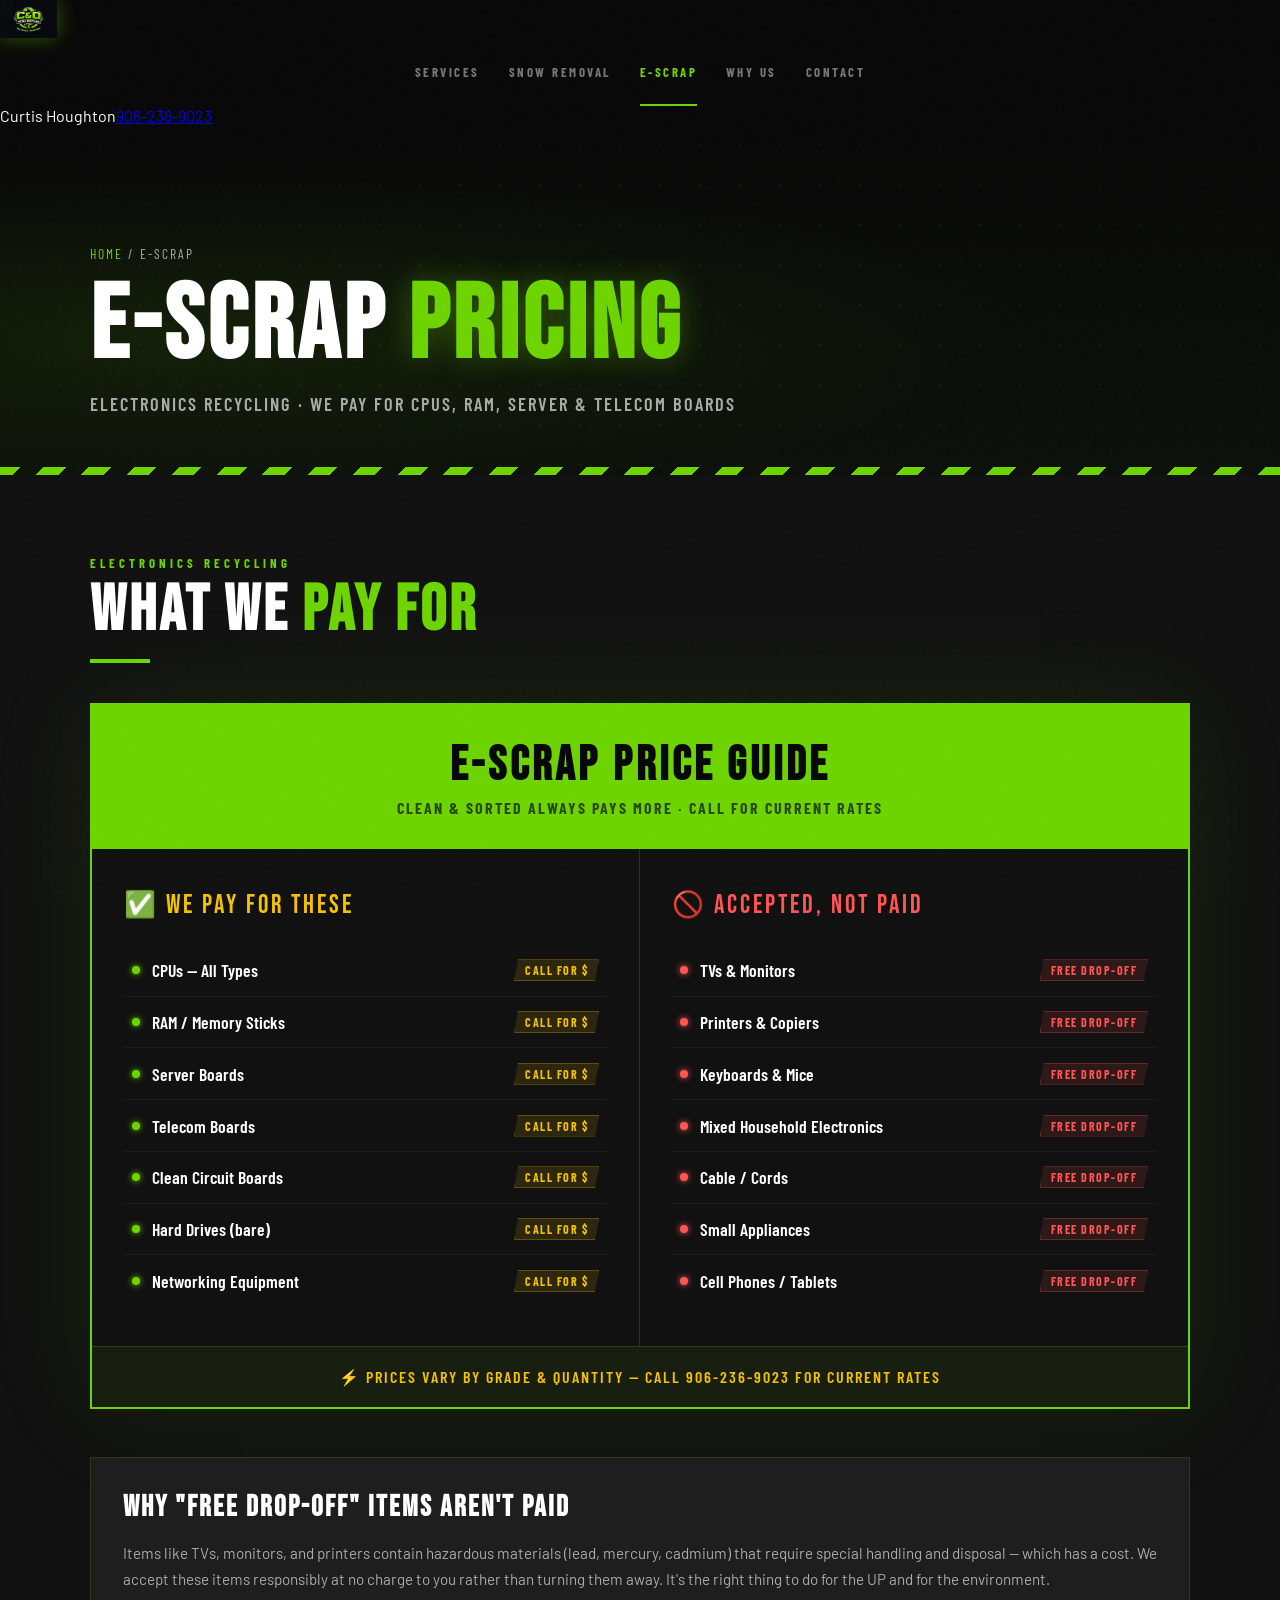
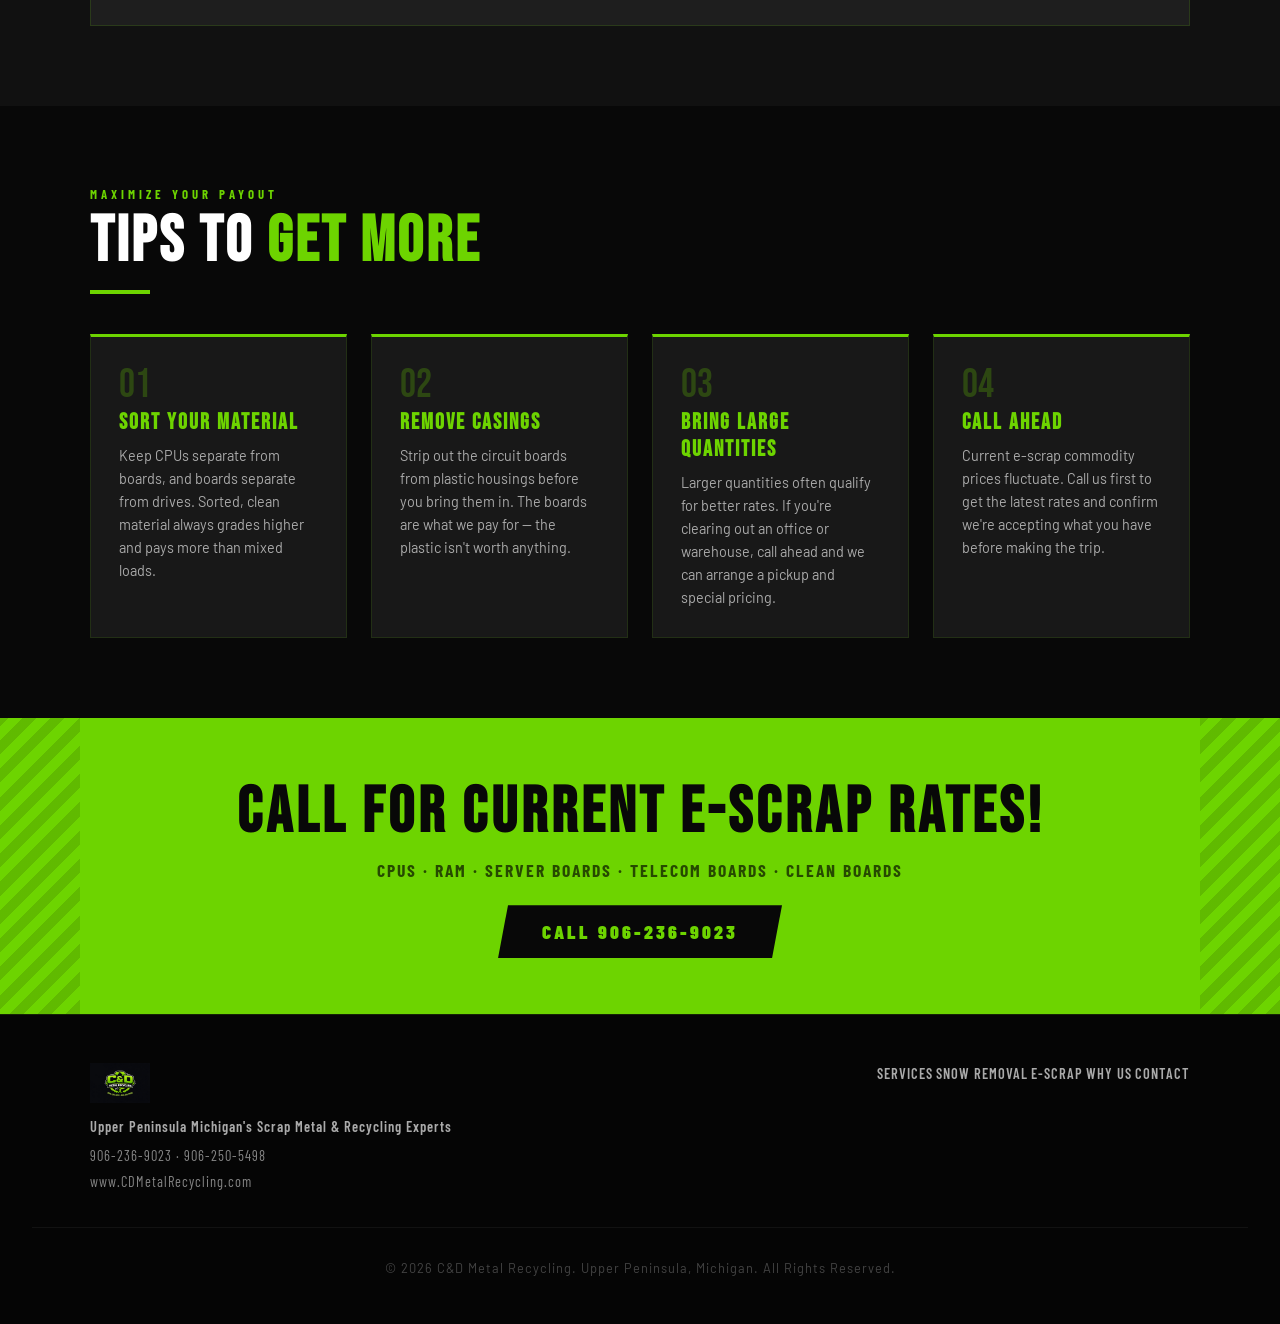
<file: escrap (1).html>
<!DOCTYPE html>
<html lang="en">
<head>
<meta charset="UTF-8">
<meta name="viewport" content="width=device-width, initial-scale=1.0">
<title>E-Scrap Pricing | C&D Metal Recycling | Electronics Recycling UP Michigan</title>
<meta name="description" content="C&D Metal Recycling pays cash for CPUs, RAM, server boards, and circuit boards. Free e-waste drop-off for TVs and monitors. Upper Peninsula, Michigan.">
<meta property="og:title" content="E-Scrap Pricing | C&D Metal Recycling | UP Michigan">
<meta property="og:description" content="We pay for CPUs, RAM, server boards, and clean circuit boards. Free responsible drop-off for TVs, monitors, and household electronics.">
<meta property="og:image" content="logo.png">
<meta property="og:type" content="website">
<link rel="canonical" href="https://www.cdmetalrecycling.com/escrap.html">
<link rel="icon" href="logo.png">
<link rel="preconnect" href="https://fonts.googleapis.com">
<link rel="preconnect" href="https://fonts.gstatic.com" crossorigin>
<link rel="stylesheet" href="https://fonts.googleapis.com/css2?family=Bebas+Neue&family=Barlow+Condensed:wght@400;600;700;900&family=Barlow:wght@400;500;600&display=swap" media="print" onload="this.media='all'">
<noscript><link rel="stylesheet" href="https://fonts.googleapis.com/css2?family=Bebas+Neue&family=Barlow+Condensed:wght@400;600;700;900&family=Barlow:wght@400;500;600&display=swap"></noscript>
<link rel="stylesheet" href="shared.css">
<noscript><style>.reveal { opacity: 1; transform: none; }</style></noscript>
<style>
  /* PRICING BOARD */
  .pricing-board {
    background: var(--dark); border: 2px solid var(--green);
    overflow: hidden; box-shadow: 0 0 100px rgba(109,212,0,0.1);
  }
  .pricing-header {
    background: var(--green); padding: 2rem; text-align: center;
  }
  .pricing-header h2 { font-family: 'Bebas Neue', sans-serif; font-size: clamp(2rem, 5vw, 3rem); color: var(--black); letter-spacing: 4px; }
  .pricing-header p { font-family: 'Barlow Condensed', sans-serif; font-weight: 700; color: rgba(0,0,0,0.65); letter-spacing: 2px; font-size: 1rem; text-transform: uppercase; margin-top: 0.25rem; }

  .pricing-cols { display: grid; grid-template-columns: 1fr 1fr; }
  @media (max-width: 640px) { .pricing-cols { grid-template-columns: 1fr; } }
  .pricing-col { padding: 2.5rem 2rem; }
  .pricing-col:first-child { border-right: 1px solid rgba(109,212,0,0.2); }
  .col-title {
    font-family: 'Bebas Neue', sans-serif; font-size: 1.6rem; letter-spacing: 3px;
    margin-bottom: 1.5rem; display: flex; align-items: center; gap: 0.75rem;
  }
  .col-title.paid { color: var(--yellow); }
  .col-title.free { color: #ff5555; }

  .item-list { list-style: none; display: flex; flex-direction: column; gap: 0; }
  .item-row {
    display: flex; align-items: center; justify-content: space-between;
    padding: 0.9rem 0.5rem; border-bottom: 1px solid rgba(255,255,255,0.05);
    transition: background 0.15s;
  }
  .item-row:hover { background: rgba(109,212,0,0.04); }
  .item-row:last-child { border-bottom: none; }
  .item-name {
    display: flex; align-items: center; gap: 0.75rem;
    font-family: 'Barlow Condensed', sans-serif; font-weight: 600; font-size: 1.1rem;
  }
  .item-dot { width: 8px; height: 8px; border-radius: 50%; flex-shrink: 0; }
  .item-dot.green { background: var(--green); box-shadow: 0 0 6px var(--green); }
  .item-dot.red { background: #ff5555; box-shadow: 0 0 6px #ff5555; }
  .item-tag {
    font-family: 'Barlow Condensed', sans-serif; font-weight: 700;
    font-size: 0.75rem; letter-spacing: 1.5px; text-transform: uppercase; padding: 3px 10px;
    clip-path: polygon(4px 0%, 100% 0%, calc(100% - 4px) 100%, 0% 100%);
  }
  .tag-paid { background: rgba(109,212,0,0.15); color: var(--green); border: 1px solid rgba(109,212,0,0.3); }
  .tag-free { background: rgba(255,85,85,0.12); color: #ff5555; border: 1px solid rgba(255,85,85,0.25); }
  .tag-call { background: rgba(245,194,0,0.12); color: var(--yellow); border: 1px solid rgba(245,194,0,0.25); }

  .pricing-footer {
    background: rgba(109,212,0,0.07); border-top: 1px solid rgba(109,212,0,0.2);
    padding: 1.25rem 2rem; text-align: center;
    font-family: 'Barlow Condensed', sans-serif; font-weight: 600;
    color: var(--yellow); letter-spacing: 2px; font-size: 1rem; text-transform: uppercase;
  }

  /* TIPS SECTION */
  .tips-grid { display: grid; grid-template-columns: repeat(auto-fit, minmax(240px, 1fr)); gap: 1.5rem; margin-top: 2rem; }
  .tip-card {
    background: var(--dark2); padding: 1.75rem;
    border: 1px solid rgba(109,212,0,0.12); border-top: 3px solid var(--green);
    transition: all 0.25s;
  }
  .tip-card:hover { transform: translateY(-4px); box-shadow: 0 12px 40px rgba(109,212,0,0.1); }
  .tip-num { font-family: 'Bebas Neue', sans-serif; font-size: 2.5rem; color: rgba(109,212,0,0.25); line-height: 1; margin-bottom: 0.25rem; }
  .tip-card h3 { font-family: 'Bebas Neue', sans-serif; font-size: 1.4rem; letter-spacing: 2px; color: var(--green); margin-bottom: 0.5rem; }
  .tip-card p { font-size: 0.9rem; color: var(--gray); line-height: 1.6; }

  /* EXPLAINER */
  .explainer {
    background: var(--dark3); border: 1px solid rgba(109,212,0,0.15);
    padding: 2rem; margin-top: 3rem;
  }
  .explainer h3 { font-family: 'Bebas Neue', sans-serif; font-size: 1.8rem; letter-spacing: 2px; color: var(--white); margin-bottom: 1rem; }
  .explainer p { color: var(--gray); line-height: 1.7; font-size: 0.95rem; }
</style>
</head>
<body>

<nav>
  <a class="nav-logo" href="index.html"><img src="logo.png" alt="C&D Metal Recycling"></a>
  <ul class="nav-links">
    <li><a href="services.html">Services</a></li>
    <li><a href="snow-removal.html">Snow Removal</a></li>
    <li><a href="escrap.html" class="active">E-Scrap</a></li>
    <li><a href="why-us.html">Why Us</a></li>
    <li><a href="contact.html">Contact</a></li>
  </ul>
  <div class="nav-contact-block"><div class="nav-contact-inner"><span class="nav-contact-name">Curtis Houghton</span><a href="tel:9062369023" class="nav-phone">906-236-9023</a></div></div>
  <div class="hamburger"><span></span><span></span><span></span></div>
</nav>

<!-- PAGE HERO -->
<div class="page-hero">
  <div class="page-hero-inner">
    <div class="breadcrumb"><a href="index.html">Home</a> / E-Scrap</div>
    <h1>E-SCRAP <span class="green">PRICING</span></h1>
    <div class="page-hero-sub">Electronics Recycling · We Pay for CPUs, RAM, Server &amp; Telecom Boards</div>
  </div>
  <div class="page-hero-stripes"></div>
</div>

<!-- PRICING BOARD -->
<section class="content-section" style="background: var(--dark);">
  <div class="section-inner">
    <div class="reveal">
      <p class="section-label">Electronics Recycling</p>
      <h2 class="section-title">WHAT WE <span class="green">PAY FOR</span></h2>
      <div class="divider"></div>
    </div>

    <div class="pricing-board reveal">
      <div class="pricing-header">
        <h2>E-SCRAP PRICE GUIDE</h2>
        <p>Clean &amp; Sorted Always Pays More · Call for Current Rates</p>
      </div>
      <div class="pricing-cols">
        <div class="pricing-col">
          <div class="col-title paid">✅ We Pay For These</div>
          <ul class="item-list">
            <li class="item-row">
              <span class="item-name"><span class="item-dot green" aria-hidden="true"></span>CPUs — All Types</span>
              <span class="item-tag tag-call">Call for $</span>
            </li>
            <li class="item-row">
              <span class="item-name"><span class="item-dot green" aria-hidden="true"></span>RAM / Memory Sticks</span>
              <span class="item-tag tag-call">Call for $</span>
            </li>
            <li class="item-row">
              <span class="item-name"><span class="item-dot green" aria-hidden="true"></span>Server Boards</span>
              <span class="item-tag tag-call">Call for $</span>
            </li>
            <li class="item-row">
              <span class="item-name"><span class="item-dot green" aria-hidden="true"></span>Telecom Boards</span>
              <span class="item-tag tag-call">Call for $</span>
            </li>
            <li class="item-row">
              <span class="item-name"><span class="item-dot green" aria-hidden="true"></span>Clean Circuit Boards</span>
              <span class="item-tag tag-call">Call for $</span>
            </li>
            <li class="item-row">
              <span class="item-name"><span class="item-dot green" aria-hidden="true"></span>Hard Drives (bare)</span>
              <span class="item-tag tag-call">Call for $</span>
            </li>
            <li class="item-row">
              <span class="item-name"><span class="item-dot green" aria-hidden="true"></span>Networking Equipment</span>
              <span class="item-tag tag-call">Call for $</span>
            </li>
          </ul>
        </div>
        <div class="pricing-col">
          <div class="col-title free">🚫 Accepted, Not Paid</div>
          <ul class="item-list">
            <li class="item-row">
              <span class="item-name"><span class="item-dot red" aria-hidden="true"></span>TVs &amp; Monitors</span>
              <span class="item-tag tag-free">Free Drop-Off</span>
            </li>
            <li class="item-row">
              <span class="item-name"><span class="item-dot red" aria-hidden="true"></span>Printers &amp; Copiers</span>
              <span class="item-tag tag-free">Free Drop-Off</span>
            </li>
            <li class="item-row">
              <span class="item-name"><span class="item-dot red" aria-hidden="true"></span>Keyboards &amp; Mice</span>
              <span class="item-tag tag-free">Free Drop-Off</span>
            </li>
            <li class="item-row">
              <span class="item-name"><span class="item-dot red" aria-hidden="true"></span>Mixed Household Electronics</span>
              <span class="item-tag tag-free">Free Drop-Off</span>
            </li>
            <li class="item-row">
              <span class="item-name"><span class="item-dot red" aria-hidden="true"></span>Cable / Cords</span>
              <span class="item-tag tag-free">Free Drop-Off</span>
            </li>
            <li class="item-row">
              <span class="item-name"><span class="item-dot red" aria-hidden="true"></span>Small Appliances</span>
              <span class="item-tag tag-free">Free Drop-Off</span>
            </li>
            <li class="item-row">
              <span class="item-name"><span class="item-dot red" aria-hidden="true"></span>Cell Phones / Tablets</span>
              <span class="item-tag tag-free">Free Drop-Off</span>
            </li>
          </ul>
        </div>
      </div>
      <div class="pricing-footer"><span aria-hidden="true">⚡</span> Prices vary by grade &amp; quantity — call 906-236-9023 for current rates</div>
    </div>

    <!-- EXPLAINER -->
    <div class="explainer reveal">
      <h3>WHY "FREE DROP-OFF" ITEMS AREN'T PAID</h3>
      <p>Items like TVs, monitors, and printers contain hazardous materials (lead, mercury, cadmium) that require special handling and disposal — which has a cost. We accept these items responsibly at no charge to you rather than turning them away. It's the right thing to do for the UP and for the environment.</p>
    </div>
  </div>
</section>

<!-- TIPS FOR MORE MONEY -->
<section class="content-section" style="background: var(--black);">
  <div class="section-inner">
    <div class="reveal">
      <p class="section-label">Maximize Your Payout</p>
      <h2 class="section-title">TIPS TO <span class="green">GET MORE</span></h2>
      <div class="divider"></div>
    </div>
    <div class="tips-grid reveal">
      <div class="tip-card">
        <div class="tip-num" aria-hidden="true">01</div>
        <h3>Sort Your Material</h3>
        <p>Keep CPUs separate from boards, and boards separate from drives. Sorted, clean material always grades higher and pays more than mixed loads.</p>
      </div>
      <div class="tip-card">
        <div class="tip-num" aria-hidden="true">02</div>
        <h3>Remove Casings</h3>
        <p>Strip out the circuit boards from plastic housings before you bring them in. The boards are what we pay for — the plastic isn't worth anything.</p>
      </div>
      <div class="tip-card">
        <div class="tip-num" aria-hidden="true">03</div>
        <h3>Bring Large Quantities</h3>
        <p>Larger quantities often qualify for better rates. If you're clearing out an office or warehouse, call ahead and we can arrange a pickup and special pricing.</p>
      </div>
      <div class="tip-card">
        <div class="tip-num" aria-hidden="true">04</div>
        <h3>Call Ahead</h3>
        <p>Current e-scrap commodity prices fluctuate. Call us first to get the latest rates and confirm we're accepting what you have before making the trip.</p>
      </div>
    </div>
  </div>
</section>

<!-- CTA -->
<div class="cta-band">
  <h2>CALL FOR CURRENT E-SCRAP RATES!</h2>
  <p>CPUs · RAM · Server Boards · Telecom Boards · Clean Boards</p>
  <a href="tel:9062369023" class="btn-dark">Call 906-236-9023</a>
</div>

<footer>
  <div class="footer-inner">
    <div>
      <div class="footer-logo"><img src="logo.png" alt="C&D Metal Recycling"></div>
      <div class="footer-tagline">Upper Peninsula Michigan's Scrap Metal &amp; Recycling Experts</div>
      <div class="footer-contact-small">906-236-9023 · 906-250-5498<br>www.CDMetalRecycling.com</div>
    </div>
    <nav class="footer-nav">
      <a href="services.html">Services</a>
      <a href="snow-removal.html">Snow Removal</a>
      <a href="escrap.html">E-Scrap</a>
      <a href="why-us.html">Why Us</a>
      <a href="contact.html">Contact</a>
    </nav>
  </div>
  <div class="footer-copy">© <script>document.write(new Date().getFullYear())</script> C&amp;D Metal Recycling. Upper Peninsula, Michigan. All Rights Reserved.</div>
</footer>

<script>
  const observer = new IntersectionObserver(entries => entries.forEach(e => { if (e.isIntersecting) e.target.classList.add('visible'); }), { threshold: 0.1 });
  document.querySelectorAll('.reveal').forEach(r => observer.observe(r));
  const hamburger = document.querySelector('.hamburger');
  const navLinks = document.querySelector('.nav-links');
  hamburger.addEventListener('click', () => { hamburger.classList.toggle('open'); navLinks.classList.toggle('open'); });
  navLinks.querySelectorAll('a').forEach(l => l.addEventListener('click', () => { hamburger.classList.remove('open'); navLinks.classList.remove('open'); }));
</script>
</body>
</html>
</file>
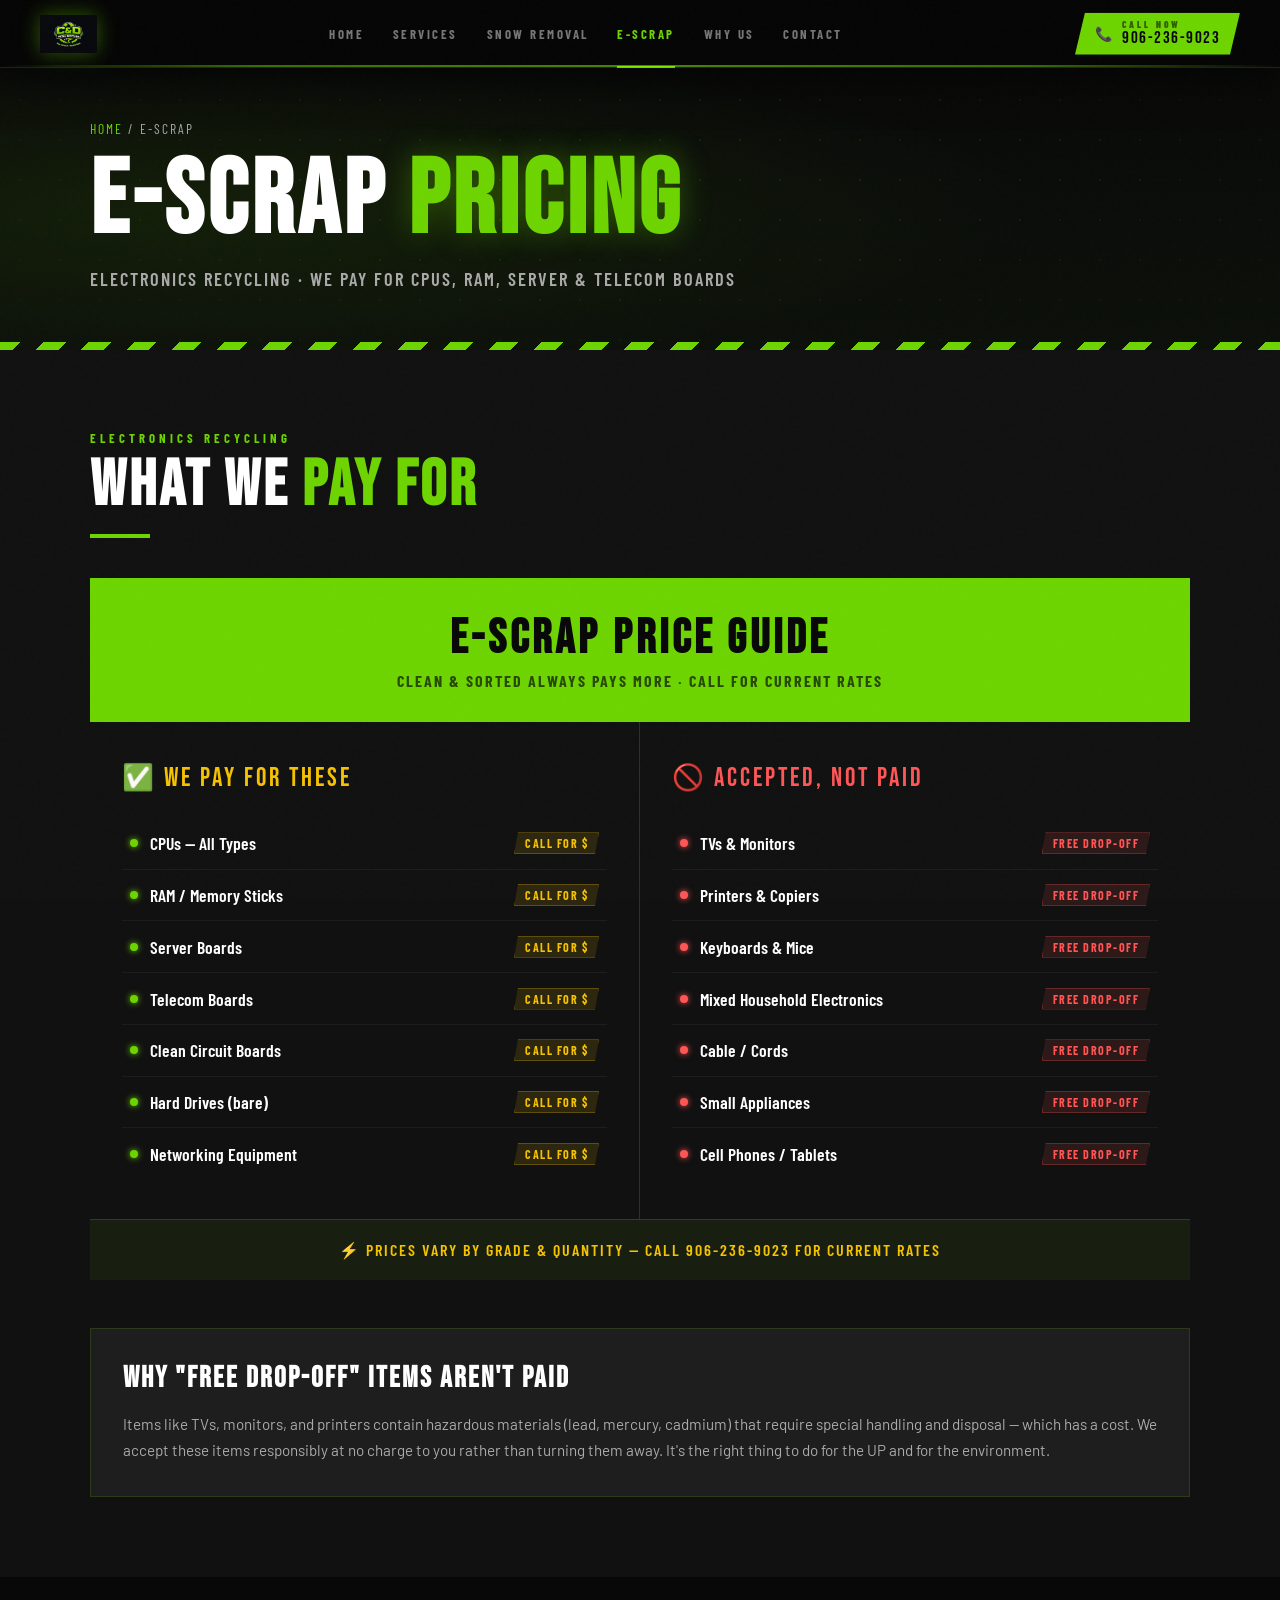
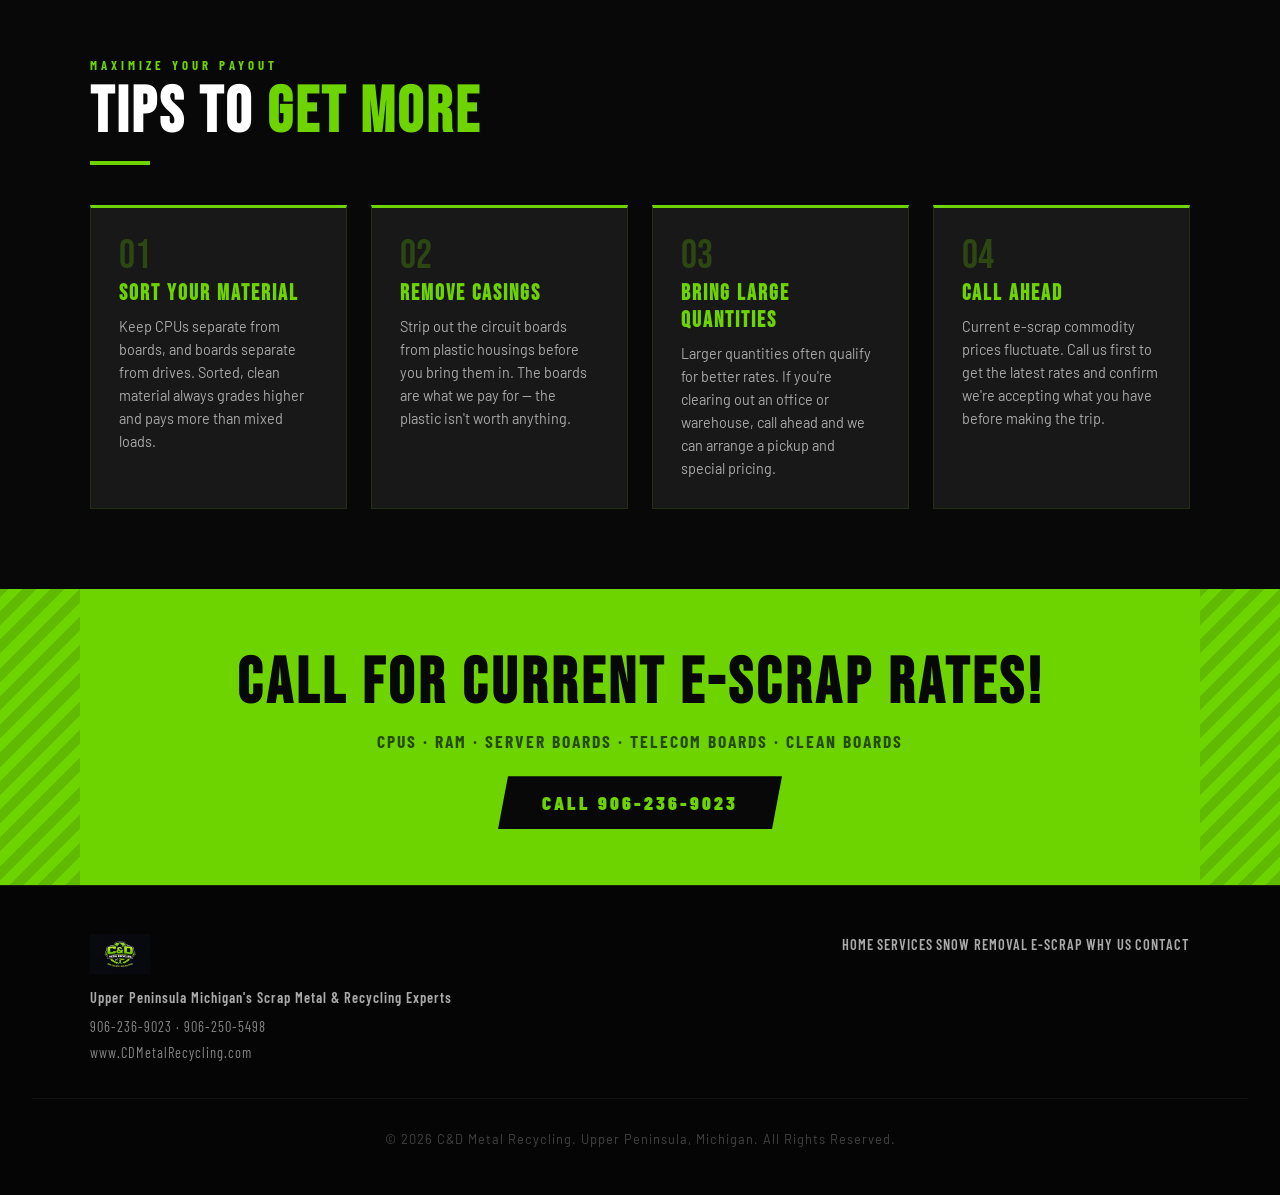
<file: escrap.html>
<!DOCTYPE html>
<html lang="en">
<head>
<meta charset="UTF-8">
<meta name="viewport" content="width=device-width, initial-scale=1.0">
<title>E-Scrap Pricing | C&D Metal Recycling | Electronics Recycling UP Michigan</title>
<meta name="description" content="C&D Metal Recycling pays cash for CPUs, RAM, server boards, and circuit boards. Free e-waste drop-off for TVs and monitors. Upper Peninsula, Michigan.">
<meta property="og:title" content="E-Scrap Pricing | C&D Metal Recycling | UP Michigan">
<meta property="og:description" content="We pay for CPUs, RAM, server boards, and clean circuit boards. Free responsible drop-off for TVs, monitors, and household electronics.">
<meta property="og:image" content="https://wylakene-ops.github.io/cdmetalrecycling/logo.png">
<meta property="og:type" content="website">
<meta property="og:url" content="https://wylakene-ops.github.io/cdmetalrecycling/escrap.html">
<meta name="twitter:card" content="summary_large_image">
<meta name="twitter:title" content="C&amp;D Metal Recycling | UP Michigan">
<meta name="twitter:description" content="Top dollar paid for scrap metal &amp; vehicles. 24/7 snow removal. Serving Michigan's Upper Peninsula.">
<meta name="twitter:image" content="https://wylakene-ops.github.io/cdmetalrecycling/logo.png">
<link rel="canonical" href="https://wylakene-ops.github.io/cdmetalrecycling/escrap.html">
<link rel="icon" href="logo.png">
<link rel="preconnect" href="https://fonts.googleapis.com">
<link rel="preconnect" href="https://fonts.gstatic.com" crossorigin>
<link rel="stylesheet" href="https://fonts.googleapis.com/css2?family=Bebas+Neue&family=Barlow+Condensed:wght@400;600;700;900&family=Barlow:wght@400;500;600&display=swap" media="print" onload="this.media='all'">
<noscript><link rel="stylesheet" href="https://fonts.googleapis.com/css2?family=Bebas+Neue&family=Barlow+Condensed:wght@400;600;700;900&family=Barlow:wght@400;500;600&display=swap"></noscript>
<link rel="stylesheet" href="shared.css">
<noscript><style>.reveal { opacity: 1; transform: none; }</style></noscript>
<style>

 PRICING BOARD */
 .pricing-board {
 background: var(--dark); border: 2px solid var(--green);
 overflow: hidden; box-shadow: 0 0 100px rgba(109,212,0,0.1);
 }
 .pricing-header {
 background: var(--green); padding: 2rem; text-align: center;
 }
 .pricing-header h2 { font-family: 'Bebas Neue', sans-serif; font-size: clamp(2rem, 5vw, 3rem); color: var(--black); letter-spacing: 4px; }
 .pricing-header p { font-family: 'Barlow Condensed', sans-serif; font-weight: 700; color: rgba(0,0,0,0.65); letter-spacing: 2px; font-size: 1rem; text-transform: uppercase; margin-top: 0.25rem; }

 .pricing-cols { display: grid; grid-template-columns: 1fr 1fr; }
 @media (max-width: 640px) { .pricing-cols { grid-template-columns: 1fr; } }
 .pricing-col { padding: 2.5rem 2rem; }
 .pricing-col:first-child { border-right: 1px solid rgba(109,212,0,0.2); }
 .col-title {
 font-family: 'Bebas Neue', sans-serif; font-size: 1.6rem; letter-spacing: 3px;
 margin-bottom: 1.5rem; display: flex; align-items: center; gap: 0.75rem;
 }
 .col-title.paid { color: var(--yellow); }
 .col-title.free { color: #ff5555; }

 .item-list { list-style: none; display: flex; flex-direction: column; gap: 0; }
 .item-row {
 display: flex; align-items: center; justify-content: space-between;
 padding: 0.9rem 0.5rem; border-bottom: 1px solid rgba(255,255,255,0.05);
 transition: background 0.15s;
 }
 .item-row:hover { background: rgba(109,212,0,0.04); }
 .item-row:last-child { border-bottom: none; }
 .item-name {
 display: flex; align-items: center; gap: 0.75rem;
 font-family: 'Barlow Condensed', sans-serif; font-weight: 600; font-size: 1.1rem;
 }
 .item-dot { width: 8px; height: 8px; border-radius: 50%; flex-shrink: 0; }
 .item-dot.green { background: var(--green); box-shadow: 0 0 6px var(--green); }
 .item-dot.red { background: #ff5555; box-shadow: 0 0 6px #ff5555; }
 .item-tag {
 font-family: 'Barlow Condensed', sans-serif; font-weight: 700;
 font-size: 0.75rem; letter-spacing: 1.5px; text-transform: uppercase; padding: 3px 10px;
 clip-path: polygon(4px 0%, 100% 0%, calc(100% - 4px) 100%, 0% 100%);
 }
 .tag-paid { background: rgba(109,212,0,0.15); color: var(--green); border: 1px solid rgba(109,212,0,0.3); }
 .tag-free { background: rgba(255,85,85,0.12); color: #ff5555; border: 1px solid rgba(255,85,85,0.25); }
 .tag-call { background: rgba(245,194,0,0.12); color: var(--yellow); border: 1px solid rgba(245,194,0,0.25); }

 .pricing-footer {
 background: rgba(109,212,0,0.07); border-top: 1px solid rgba(109,212,0,0.2);
 padding: 1.25rem 2rem; text-align: center;
 font-family: 'Barlow Condensed', sans-serif; font-weight: 600;
 color: var(--yellow); letter-spacing: 2px; font-size: 1rem; text-transform: uppercase;
 }

 /* TIPS SECTION */
 .tips-grid { display: grid; grid-template-columns: repeat(auto-fit, minmax(240px, 1fr)); gap: 1.5rem; margin-top: 2rem; }
 .tip-card {
 background: var(--dark2); padding: 1.75rem;
 border: 1px solid rgba(109,212,0,0.12); border-top: 3px solid var(--green);
 transition: all 0.25s;
 }
 .tip-card:hover { transform: translateY(-4px); box-shadow: 0 12px 40px rgba(109,212,0,0.1); }
 .tip-num { font-family: 'Bebas Neue', sans-serif; font-size: 2.5rem; color: rgba(109,212,0,0.25); line-height: 1; margin-bottom: 0.25rem; }
 .tip-card h3 { font-family: 'Bebas Neue', sans-serif; font-size: 1.4rem; letter-spacing: 2px; color: var(--green); margin-bottom: 0.5rem; }
 .tip-card p { font-size: 0.9rem; color: var(--gray); line-height: 1.6; }

 /* EXPLAINER */
 .explainer {
 background: var(--dark3); border: 1px solid rgba(109,212,0,0.15);
 padding: 2rem; margin-top: 3rem;
 }
 .explainer h3 { font-family: 'Bebas Neue', sans-serif; font-size: 1.8rem; letter-spacing: 2px; color: var(--white); margin-bottom: 1rem; }
 .explainer p { color: var(--gray); line-height: 1.7; font-size: 0.95rem; }
</style>
</head>
<body>

<nav class="site-nav" aria-label="Primary navigation">
 <a class="nav-logo" href="index.html"><img src="logo.png" alt="C&D Metal Recycling"></a>
 <ul class="nav-links">
 <li><a href="index.html">Home</a></li>
 <li><a href="services.html">Services</a></li>
 <li><a href="snow-removal.html">Snow Removal</a></li>
 <li><a href="escrap.html" class="active">E-Scrap</a></li>
 <li><a href="why-us.html">Why Us</a></li>
 <li><a href="contact.html">Contact</a></li>
 </ul>
 <a href="tel:9062369023" class="nav-call-btn">
 <span class="nav-call-icon">📞</span>
 <span class="nav-call-text">
 <span class="nav-call-label">Call Now</span>
 <span class="nav-call-num">906-236-9023</span>
 </span>
 </a>
 <button class="hamburger" type="button" aria-label="Open navigation" aria-expanded="false"><span></span><span></span><span></span></button>
</nav>

<!-- PAGE HERO -->
<div class="page-hero">
 <div class="page-hero-inner">
 <div class="breadcrumb"><a href="index.html">Home</a> / E-Scrap</div>
 <h1>E-SCRAP <span class="green">PRICING</span></h1>
 <div class="page-hero-sub">Electronics Recycling · We Pay for CPUs, RAM, Server &amp; Telecom Boards</div>
 </div>
 <div class="page-hero-stripes"></div>
</div>

<!-- PRICING BOARD -->
<section class="content-section" style="background: var(--dark);">
 <div class="section-inner">
 <div class="reveal">
 <p class="section-label">Electronics Recycling</p>
 <h2 class="section-title">WHAT WE <span class="green">PAY FOR</span></h2>
 <div class="divider"></div>
 </div>

 <div class="pricing-board reveal">
 <div class="pricing-header">
 <h2>E-SCRAP PRICE GUIDE</h2>
 <p>Clean &amp; Sorted Always Pays More · Call for Current Rates</p>
 </div>
 <div class="pricing-cols">
 <div class="pricing-col">
 <div class="col-title paid">✅ We Pay For These</div>
 <ul class="item-list">
 <li class="item-row">
 <span class="item-name"><span class="item-dot green" aria-hidden="true"></span>CPUs — All Types</span>
 <span class="item-tag tag-call">Call for $</span>
 </li>
 <li class="item-row">
 <span class="item-name"><span class="item-dot green" aria-hidden="true"></span>RAM / Memory Sticks</span>
 <span class="item-tag tag-call">Call for $</span>
 </li>
 <li class="item-row">
 <span class="item-name"><span class="item-dot green" aria-hidden="true"></span>Server Boards</span>
 <span class="item-tag tag-call">Call for $</span>
 </li>
 <li class="item-row">
 <span class="item-name"><span class="item-dot green" aria-hidden="true"></span>Telecom Boards</span>
 <span class="item-tag tag-call">Call for $</span>
 </li>
 <li class="item-row">
 <span class="item-name"><span class="item-dot green" aria-hidden="true"></span>Clean Circuit Boards</span>
 <span class="item-tag tag-call">Call for $</span>
 </li>
 <li class="item-row">
 <span class="item-name"><span class="item-dot green" aria-hidden="true"></span>Hard Drives (bare)</span>
 <span class="item-tag tag-call">Call for $</span>
 </li>
 <li class="item-row">
 <span class="item-name"><span class="item-dot green" aria-hidden="true"></span>Networking Equipment</span>
 <span class="item-tag tag-call">Call for $</span>
 </li>
 </ul>
 </div>
 <div class="pricing-col">
 <div class="col-title free">🚫 Accepted, Not Paid</div>
 <ul class="item-list">
 <li class="item-row">
 <span class="item-name"><span class="item-dot red" aria-hidden="true"></span>TVs &amp; Monitors</span>
 <span class="item-tag tag-free">Free Drop-Off</span>
 </li>
 <li class="item-row">
 <span class="item-name"><span class="item-dot red" aria-hidden="true"></span>Printers &amp; Copiers</span>
 <span class="item-tag tag-free">Free Drop-Off</span>
 </li>
 <li class="item-row">
 <span class="item-name"><span class="item-dot red" aria-hidden="true"></span>Keyboards &amp; Mice</span>
 <span class="item-tag tag-free">Free Drop-Off</span>
 </li>
 <li class="item-row">
 <span class="item-name"><span class="item-dot red" aria-hidden="true"></span>Mixed Household Electronics</span>
 <span class="item-tag tag-free">Free Drop-Off</span>
 </li>
 <li class="item-row">
 <span class="item-name"><span class="item-dot red" aria-hidden="true"></span>Cable / Cords</span>
 <span class="item-tag tag-free">Free Drop-Off</span>
 </li>
 <li class="item-row">
 <span class="item-name"><span class="item-dot red" aria-hidden="true"></span>Small Appliances</span>
 <span class="item-tag tag-free">Free Drop-Off</span>
 </li>
 <li class="item-row">
 <span class="item-name"><span class="item-dot red" aria-hidden="true"></span>Cell Phones / Tablets</span>
 <span class="item-tag tag-free">Free Drop-Off</span>
 </li>
 </ul>
 </div>
 </div>
 <div class="pricing-footer"><span aria-hidden="true">⚡</span> Prices vary by grade &amp; quantity — call 906-236-9023 for current rates</div>
 </div>

 <!-- EXPLAINER -->
 <div class="explainer reveal">
 <h3>WHY "FREE DROP-OFF" ITEMS AREN'T PAID</h3>
 <p>Items like TVs, monitors, and printers contain hazardous materials (lead, mercury, cadmium) that require special handling and disposal — which has a cost. We accept these items responsibly at no charge to you rather than turning them away. It's the right thing to do for the UP and for the environment.</p>
 </div>
 </div>
</section>

<!-- TIPS FOR MORE MONEY -->
<section class="content-section" style="background: var(--black);">
 <div class="section-inner">
 <div class="reveal">
 <p class="section-label">Maximize Your Payout</p>
 <h2 class="section-title">TIPS TO <span class="green">GET MORE</span></h2>
 <div class="divider"></div>
 </div>
 <div class="tips-grid reveal">
 <div class="tip-card">
 <div class="tip-num" aria-hidden="true">01</div>
 <h3>Sort Your Material</h3>
 <p>Keep CPUs separate from boards, and boards separate from drives. Sorted, clean material always grades higher and pays more than mixed loads.</p>
 </div>
 <div class="tip-card">
 <div class="tip-num" aria-hidden="true">02</div>
 <h3>Remove Casings</h3>
 <p>Strip out the circuit boards from plastic housings before you bring them in. The boards are what we pay for — the plastic isn't worth anything.</p>
 </div>
 <div class="tip-card">
 <div class="tip-num" aria-hidden="true">03</div>
 <h3>Bring Large Quantities</h3>
 <p>Larger quantities often qualify for better rates. If you're clearing out an office or warehouse, call ahead and we can arrange a pickup and special pricing.</p>
 </div>
 <div class="tip-card">
 <div class="tip-num" aria-hidden="true">04</div>
 <h3>Call Ahead</h3>
 <p>Current e-scrap commodity prices fluctuate. Call us first to get the latest rates and confirm we're accepting what you have before making the trip.</p>
 </div>
 </div>
 </div>
</section>

<!-- CTA -->
<div class="cta-band">
 <h2>CALL FOR CURRENT E-SCRAP RATES!</h2>
 <p>CPUs · RAM · Server Boards · Telecom Boards · Clean Boards</p>
 <a href="tel:9062369023" class="btn-dark">Call 906-236-9023</a>
</div>

<footer>
 <div class="footer-inner">
 <div>
 <div class="footer-logo"><img src="logo.png" alt="C&amp;D Metal Recycling" width="40" height="40"></div>
 <div class="footer-tagline">Upper Peninsula Michigan's Scrap Metal &amp; Recycling Experts</div>
 <div class="footer-contact-small">
 <a href="tel:9062369023" style="color:inherit;text-decoration:none;">906-236-9023</a> · <a href="tel:9062505498" style="color:inherit;text-decoration:none;">906-250-5498</a><br>
 www.CDMetalRecycling.com
 </div>
 </div>
 <nav class="footer-nav" aria-label="Footer navigation">
 <a href="index.html">Home</a>
 <a href="services.html">Services</a>
 <a href="snow-removal.html">Snow Removal</a>
 <a href="escrap.html">E-Scrap</a>
 <a href="why-us.html">Why Us</a>
 <a href="contact.html">Contact</a>
 </nav>
 </div>
 <div class="footer-copy">© <script>document.write(new Date().getFullYear())</script> C&amp;D Metal Recycling. Upper Peninsula, Michigan. All Rights Reserved.</div>
</footer>

<script>
 const observer = new IntersectionObserver(entries => entries.forEach(e => { if (e.isIntersecting) e.target.classList.add('visible'); }), { threshold: 0.1 });
 document.querySelectorAll('.reveal').forEach(r => observer.observe(r));

 const hamburger = document.querySelector('.hamburger');
 const navLinks = document.querySelector('.nav-links');

 function closeMenu() {
   hamburger.classList.remove('open');
   navLinks.classList.remove('open');
   hamburger.setAttribute('aria-expanded', 'false');
 }

 hamburger.addEventListener('click', () => {
   const isOpen = hamburger.classList.toggle('open');
   navLinks.classList.toggle('open', isOpen);
   hamburger.setAttribute('aria-expanded', String(isOpen));
 });

 navLinks.querySelectorAll('a').forEach(link => link.addEventListener('click', closeMenu));

 window.addEventListener('keydown', (event) => {
   if (event.key === 'Escape') closeMenu();
 });
</script>
</body>
</html>
</file>
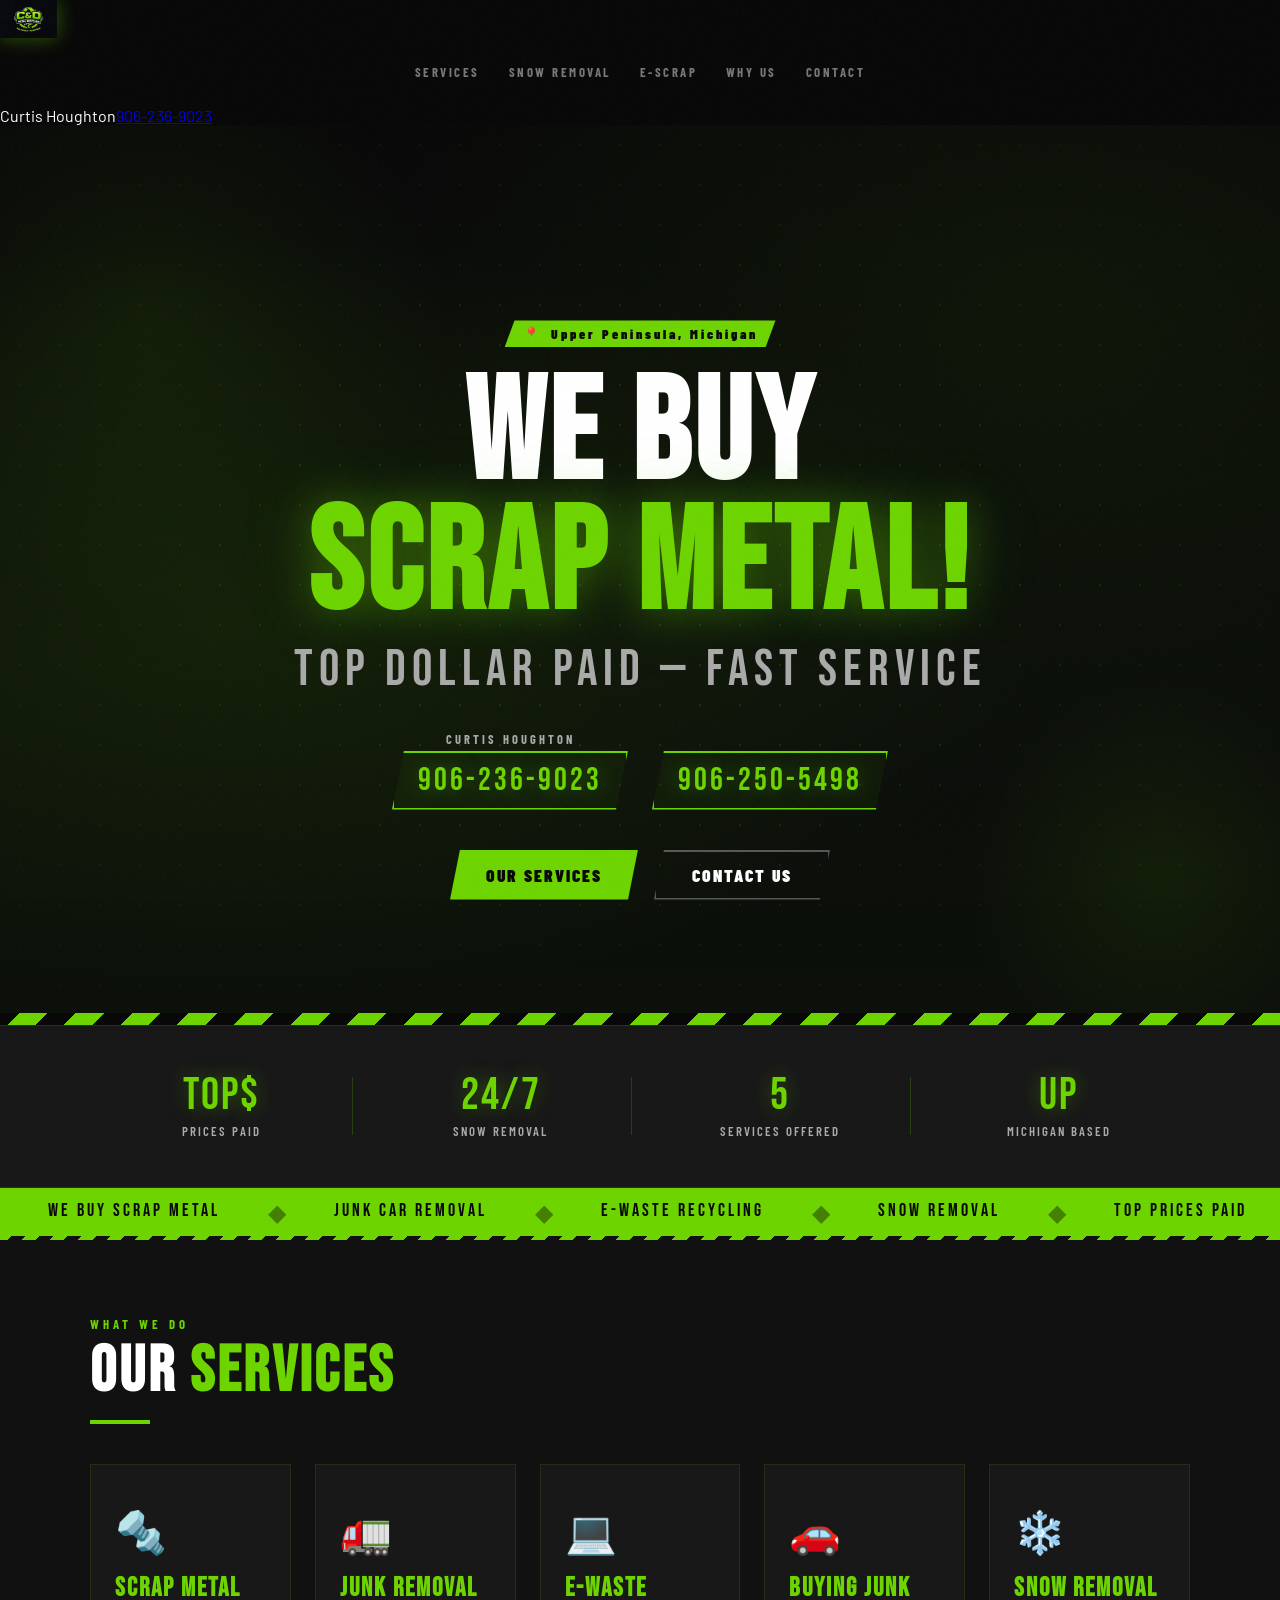
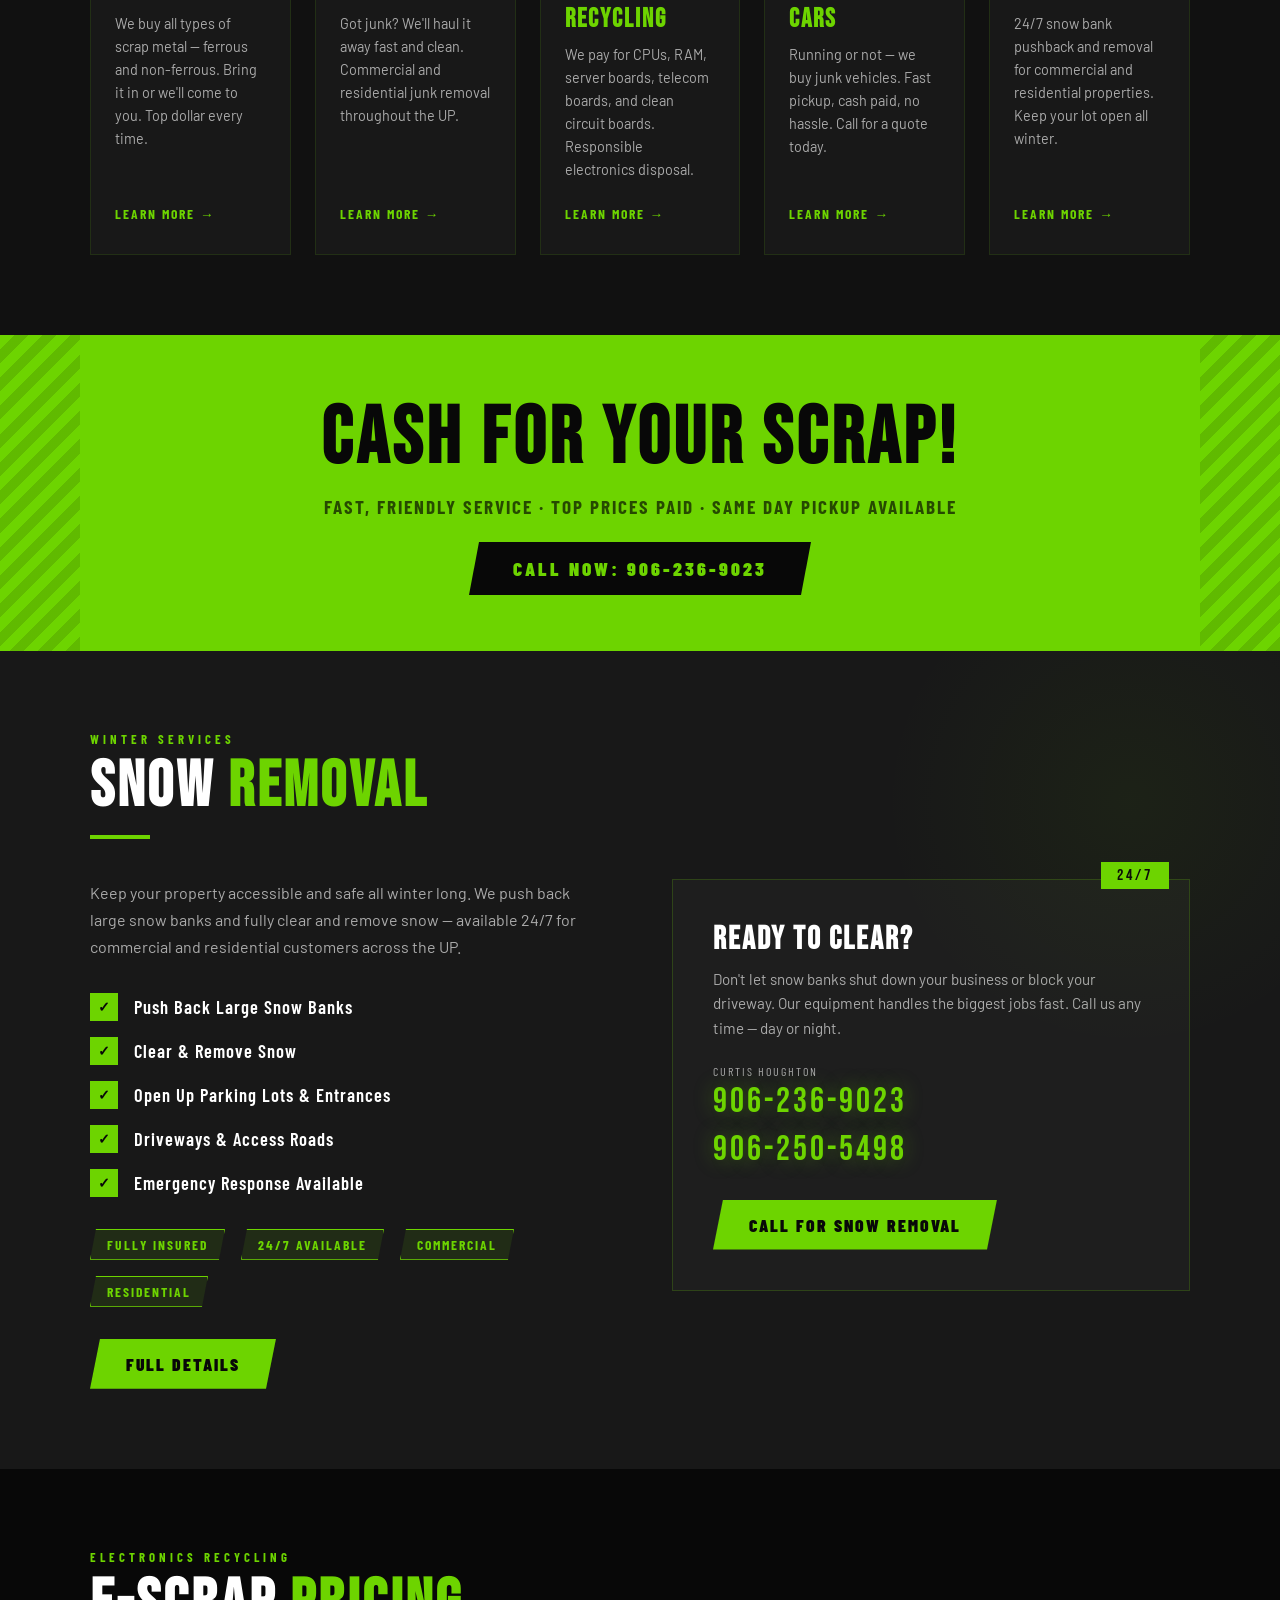
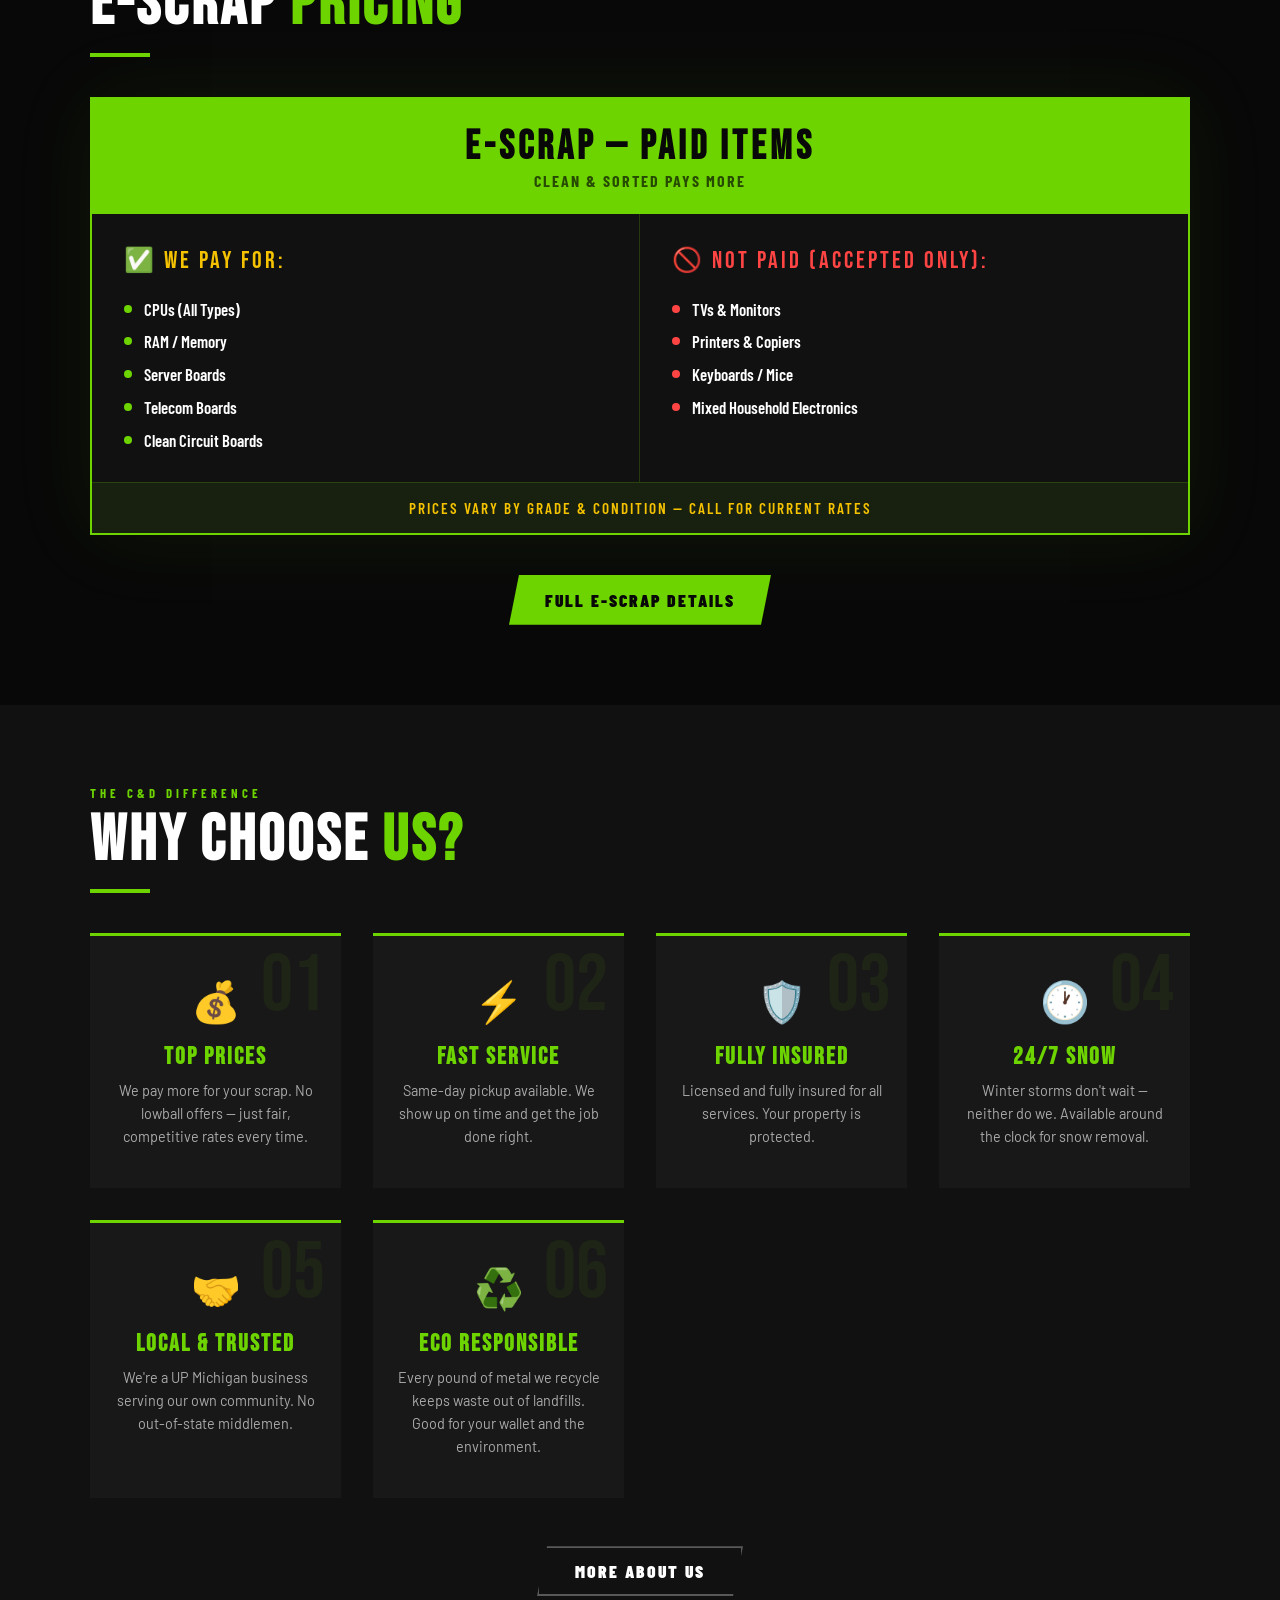
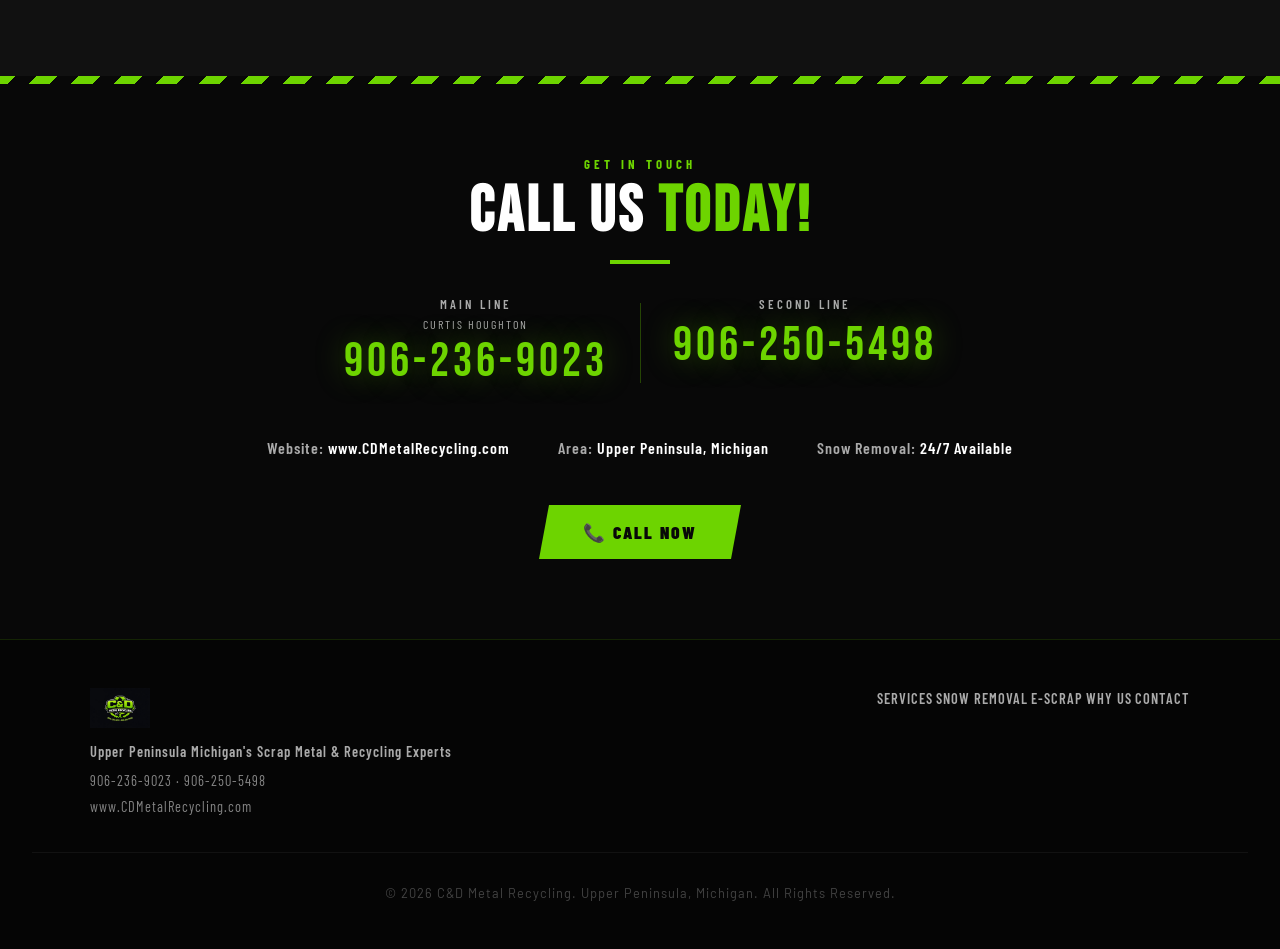
<file: index (1).html>
<!DOCTYPE html>
<html lang="en">
<head>
<meta charset="UTF-8">
<meta name="viewport" content="width=device-width, initial-scale=1.0">
<title>C&D Metal Recycling | We Buy Scrap Metal | Marquette, MI</title>
<meta name="description" content="C&D Metal Recycling buys scrap metal, junk cars, and e-waste in Michigan's Upper Peninsula. 24/7 snow removal. Call 906-236-9023 for a same-day quote.">
<meta property="og:title" content="C&D Metal Recycling | We Buy Scrap Metal | UP Michigan">
<meta property="og:description" content="Top dollar paid for scrap metal, junk cars & e-waste. 24/7 snow removal. Serving the Upper Peninsula of Michigan.">
<meta property="og:image" content="logo.png">
<meta property="og:type" content="website">
<link rel="canonical" href="https://www.cdmetalrecycling.com/">
<link rel="icon" href="logo.png">
<link rel="preconnect" href="https://fonts.googleapis.com">
<link rel="preconnect" href="https://fonts.gstatic.com" crossorigin>
<link rel="stylesheet" href="https://fonts.googleapis.com/css2?family=Bebas+Neue&family=Barlow+Condensed:wght@400;600;700;900&family=Barlow:wght@400;500;600&display=swap" media="print" onload="this.media='all'">
<noscript><link rel="stylesheet" href="https://fonts.googleapis.com/css2?family=Bebas+Neue&family=Barlow+Condensed:wght@400;600;700;900&family=Barlow:wght@400;500;600&display=swap"></noscript>
<link rel="stylesheet" href="shared.css">
<noscript><style>.reveal { opacity: 1; transform: none; }</style></noscript>
<style>
  /* ── HERO ── */
  .hero {
    min-height: 100vh; display: flex; align-items: center; justify-content: center;
    position: relative; overflow: hidden; padding-top: 70px;
  }
  .hero-bg {
    position: absolute; inset: 0;
    background:
      radial-gradient(ellipse at 18% 55%, rgba(109,212,0,0.10) 0%, transparent 55%),
      radial-gradient(ellipse at 82% 20%, rgba(109,212,0,0.06) 0%, transparent 50%),
      linear-gradient(180deg, #080808 0%, #0c100a 100%);
  }
  .hero-bg::after {
    content: '';
    position: absolute; inset: 0;
    background-image: radial-gradient(rgba(109,212,0,0.12) 1px, transparent 1px);
    background-size: 40px 40px;
    mask-image: radial-gradient(ellipse 80% 80% at 50% 50%, black 30%, transparent 100%);
  }
  .hero-orb {
    position: absolute; border-radius: 50%; pointer-events: none;
    background: radial-gradient(circle, rgba(109,212,0,0.08), transparent 70%);
    animation: pulse-orb 6s ease-in-out infinite;
  }
  .hero-orb-1 { width: 600px; height: 600px; top: -100px; left: -150px; animation-delay: 0s; }
  .hero-orb-2 { width: 400px; height: 400px; bottom: -50px; right: -80px; animation-delay: 3s; }
  @keyframes pulse-orb { 0%,100% { transform: scale(1); opacity: 0.6; } 50% { transform: scale(1.1); opacity: 1; } }
  .hero-stripes {
    position: absolute; bottom: 0; left: 0; right: 0; height: 12px;
    background: repeating-linear-gradient(-45deg, var(--green) 0px, var(--green) 20px, #080808 20px, #080808 40px);
  }
  .hero-content {
    position: relative; z-index: 2; text-align: center;
    padding: 2rem; max-width: 1000px;
    animation: fadeUp 0.9s ease both;
  }
  @keyframes fadeUp { from { opacity: 0; transform: translateY(40px); } to { opacity: 1; transform: translateY(0); } }
  .hero-tag {
    display: inline-flex; align-items: center; gap: 8px;
    background: var(--green); color: var(--black);
    font-family: 'Barlow Condensed', sans-serif; font-weight: 900;
    font-size: 0.85rem; letter-spacing: 3px; padding: 5px 18px;
    margin-bottom: 1.5rem;
    clip-path: polygon(10px 0%, 100% 0%, calc(100% - 10px) 100%, 0% 100%);
  }
  .hero h1 {
    font-family: 'Bebas Neue', sans-serif;
    font-size: clamp(4rem, 12vw, 9rem);
    line-height: 0.9; letter-spacing: 4px; margin-bottom: 0.5rem;
  }
  .hero h1 .green { color: var(--green); text-shadow: 0 0 40px var(--green-glow), 0 0 80px rgba(109,212,0,0.2); }
  .hero-sub {
    font-family: 'Bebas Neue', sans-serif;
    font-size: clamp(1.8rem, 5vw, 3.2rem);
    color: var(--gray); letter-spacing: 6px; margin-bottom: 2rem;
  }
  .hero-phones { display: flex; gap: 1.5rem; justify-content: center; flex-wrap: wrap; margin-bottom: 2.5rem; align-items: flex-end; }
  .phone-badge-wrap { display: flex; flex-direction: column; align-items: center; gap: 5px; }
  .phone-badge-name { font-family: 'Barlow Condensed', sans-serif; font-weight: 700; font-size: 0.78rem; letter-spacing: 3px; text-transform: uppercase; color: var(--gray); }
  .phone-badge {
    font-family: 'Bebas Neue', sans-serif; font-size: 2rem;
    color: var(--green); text-shadow: 0 0 20px var(--green-glow);
    letter-spacing: 3px; border: 2px solid var(--green);
    padding: 8px 24px; position: relative; text-decoration: none;
    transition: all 0.2s;
    clip-path: polygon(12px 0%, 100% 0%, calc(100% - 12px) 100%, 0% 100%);
    background: rgba(109,212,0,0.05);
  }
  .phone-badge:hover { background: var(--green); color: var(--black); text-shadow: none; transform: scale(1.05); }
  .hero-btns { display: flex; gap: 1rem; justify-content: center; flex-wrap: wrap; }

  /* ── STATS STRIP ── */
  .stats-strip {
    background: var(--dark2); border-top: 1px solid rgba(109,212,0,0.15);
    border-bottom: 1px solid rgba(109,212,0,0.15); padding: 2rem;
  }
  .stats-inner { max-width: 1100px; margin: 0 auto; display: grid; grid-template-columns: repeat(4, 1fr); gap: 1rem; text-align: center; }
  @media (max-width: 640px) { .stats-inner { grid-template-columns: repeat(2, 1fr); } }
  .stat-item { padding: 1rem; position: relative; }
  .stat-item:not(:last-child)::after {
    content: ''; position: absolute; right: 0; top: 20%; bottom: 20%;
    width: 1px; background: rgba(109,212,0,0.2);
  }
  @media (max-width: 640px) { .stat-item:nth-child(2)::after, .stat-item:nth-child(4)::after { display: none; } }
  .stat-num {
    font-family: 'Bebas Neue', sans-serif; font-size: 2.8rem;
    color: var(--green); letter-spacing: 2px;
    text-shadow: 0 0 20px var(--green-glow); line-height: 1;
  }
  .stat-label {
    font-family: 'Barlow Condensed', sans-serif; font-weight: 600;
    font-size: 0.8rem; letter-spacing: 2px; color: var(--gray);
    text-transform: uppercase; margin-top: 4px;
  }

  /* ── TICKER ── */
  .ticker-bar { background: var(--green); padding: 12px 0; overflow: hidden; }
  .ticker-inner { display: flex; animation: ticker 22s linear infinite; white-space: nowrap; }
  .ticker-item { font-family: 'Bebas Neue', sans-serif; font-size: 1.1rem; letter-spacing: 3px; color: var(--black); padding: 0 3rem; }
  .ticker-sep { color: var(--black); opacity: 0.4; font-size: 1.5rem; line-height: 1; }
  @keyframes ticker { 0% { transform: translateX(0); } 100% { transform: translateX(-50%); } }

  /* ── SERVICES ── */
  #services { background: var(--dark); position: relative; padding: 5rem 2rem; }
  #services::before {
    content: ''; position: absolute; top: 0; left: 0; right: 0; height: 4px;
    background: repeating-linear-gradient(-45deg, var(--green) 0, var(--green) 10px, transparent 10px, transparent 20px);
  }
  .services-grid { display: grid; grid-template-columns: repeat(auto-fit, minmax(200px, 1fr)); gap: 1.5rem; }
  .service-card {
    background: var(--dark2); border: 1px solid rgba(109,212,0,0.12);
    padding: 2.5rem 1.5rem 2rem; position: relative; overflow: hidden;
    transition: all 0.3s; display: flex; flex-direction: column;
    text-decoration: none; color: inherit;
  }
  .service-card::before {
    content: ''; position: absolute; bottom: 0; left: 0; right: 0; height: 3px;
    background: linear-gradient(90deg, var(--green), var(--green-bright));
    transform: scaleX(0); transform-origin: left; transition: transform 0.35s;
  }
  .service-card::after {
    content: ''; position: absolute; top: 0; right: 0;
    width: 80px; height: 80px;
    background: radial-gradient(circle at top right, rgba(109,212,0,0.08), transparent 70%);
    transition: opacity 0.3s; opacity: 0;
  }
  .service-card:hover { border-color: rgba(109,212,0,0.45); transform: translateY(-6px); box-shadow: 0 16px 50px rgba(109,212,0,0.12); }
  .service-card:hover::before { transform: scaleX(1); }
  .service-card:hover::after { opacity: 1; }
  .service-icon { font-size: 2.6rem; margin-bottom: 1rem; display: block; }
  .service-card h3 { font-family: 'Bebas Neue', sans-serif; font-size: 1.6rem; letter-spacing: 2px; color: var(--green); margin-bottom: 0.5rem; }
  .service-card p { font-size: 0.9rem; color: var(--gray); line-height: 1.6; flex: 1; }
  .service-arrow {
    display: inline-flex; align-items: center; gap: 6px; margin-top: 1.5rem;
    font-family: 'Barlow Condensed', sans-serif; font-weight: 700;
    font-size: 0.85rem; letter-spacing: 2px; text-transform: uppercase;
    color: var(--green); transition: gap 0.2s;
  }
  .service-card:hover .service-arrow { gap: 10px; }

  /* CTA override — larger font than shared.css default */
  .cta-band h2 { font-size: clamp(2.5rem, 7vw, 5rem); }
  .cta-band p { font-size: 1.2rem; }

  /* ── SNOW REMOVAL ── */
  #snow { background: var(--dark2); position: relative; overflow: hidden; padding: 5rem 2rem; }
  #snow::after {
    content: ''; position: absolute; top: -100px; right: -100px;
    width: 500px; height: 500px;
    background: radial-gradient(circle, rgba(109,212,0,0.05) 0%, transparent 70%);
    pointer-events: none;
  }
  .snow-layout { display: grid; grid-template-columns: 1fr 1fr; gap: 4rem; align-items: start; }
  @media (max-width: 768px) { .snow-layout { grid-template-columns: 1fr; gap: 2rem; } }
  .snow-checklist { list-style: none; display: flex; flex-direction: column; gap: 1rem; margin-bottom: 2rem; }
  .snow-checklist li {
    display: flex; align-items: center; gap: 1rem;
    font-family: 'Barlow Condensed', sans-serif; font-weight: 600;
    font-size: 1.15rem; letter-spacing: 1px;
  }
  .snow-checklist li::before {
    content: '✓'; width: 28px; height: 28px;
    background: var(--green); color: var(--black); font-weight: 900;
    display: flex; align-items: center; justify-content: center;
    flex-shrink: 0; font-size: 0.9rem;
  }
  .snow-right {
    background: var(--dark3); border: 1px solid rgba(109,212,0,0.2);
    padding: 2.5rem; position: relative;
  }
  .snow-right::before {
    content: '24/7'; position: absolute; top: -18px; right: 20px;
    font-family: 'Bebas Neue', sans-serif; font-size: 1rem; letter-spacing: 3px;
    background: var(--green); color: var(--black); padding: 4px 16px;
  }
  .snow-right h3 { font-family: 'Bebas Neue', sans-serif; font-size: 2rem; letter-spacing: 2px; margin-bottom: 0.5rem; }
  .snow-right p { color: var(--gray); line-height: 1.6; margin-bottom: 1.5rem; font-size: 0.95rem; }
  .snow-phone { font-family: 'Bebas Neue', sans-serif; font-size: 2.2rem; color: var(--green); letter-spacing: 3px; text-shadow: 0 0 20px var(--green-glow); display: block; margin-bottom: 0.3rem; text-decoration: none; }
  .snow-phone:hover { color: var(--green-bright); }

  /* ── E-SCRAP ── */
  #escrap { background: var(--black); padding: 5rem 2rem; }
  .escrap-board { background: var(--dark); border: 2px solid var(--green); overflow: hidden; box-shadow: 0 0 80px rgba(109,212,0,0.08); }
  .escrap-header { background: var(--green); padding: 1.5rem 2rem; text-align: center; }
  .escrap-header h2 { font-family: 'Bebas Neue', sans-serif; font-size: 2.5rem; color: var(--black); letter-spacing: 4px; }
  .escrap-header p { font-family: 'Barlow Condensed', sans-serif; font-weight: 700; color: rgba(0,0,0,0.65); letter-spacing: 2px; font-size: 1rem; text-transform: uppercase; }
  .escrap-cols { display: grid; grid-template-columns: 1fr 1fr; }
  @media (max-width: 600px) { .escrap-cols { grid-template-columns: 1fr; } }
  .escrap-col { padding: 2rem; }
  .escrap-col:first-child { border-right: 1px solid rgba(109,212,0,0.2); }
  .escrap-col-title { font-family: 'Bebas Neue', sans-serif; font-size: 1.5rem; letter-spacing: 3px; margin-bottom: 1.5rem; }
  .escrap-col-title.paid { color: var(--yellow); }
  .escrap-col-title.notpaid { color: #ff4444; }
  .escrap-list { list-style: none; display: flex; flex-direction: column; gap: 0.8rem; }
  .escrap-list li { display: flex; align-items: center; gap: 0.75rem; font-family: 'Barlow Condensed', sans-serif; font-weight: 600; font-size: 1.05rem; }
  .escrap-list li .dot { width: 8px; height: 8px; border-radius: 50%; flex-shrink: 0; }
  .dot.green { background: var(--green); }
  .dot.red { background: #ff4444; }
  .escrap-footer { background: rgba(109,212,0,0.08); border-top: 1px solid rgba(109,212,0,0.2); padding: 1rem 2rem; text-align: center; font-family: 'Barlow Condensed', sans-serif; font-weight: 600; color: var(--yellow); letter-spacing: 2px; font-size: 0.95rem; text-transform: uppercase; }

  /* ── WHY US ── */
  #why { background: var(--dark); padding: 5rem 2rem; }
  .why-grid { display: grid; grid-template-columns: repeat(auto-fit, minmax(220px, 1fr)); gap: 2rem; }
  .why-card {
    text-align: center; padding: 2.5rem 1.5rem;
    background: var(--dark2); border-top: 3px solid var(--green);
    position: relative; transition: all 0.3s;
  }
  .why-card:hover { background: var(--dark3); box-shadow: 0 8px 40px rgba(109,212,0,0.1); transform: translateY(-5px); }
  .why-num { font-family: 'Bebas Neue', sans-serif; font-size: 5rem; color: rgba(109,212,0,0.07); position: absolute; top: 10px; right: 16px; line-height: 1; }
  .why-icon { font-size: 2.5rem; margin-bottom: 1rem; display: block; }
  .why-card h3 { font-family: 'Bebas Neue', sans-serif; font-size: 1.5rem; letter-spacing: 2px; color: var(--green); margin-bottom: 0.5rem; }
  .why-card p { color: var(--gray); font-size: 0.9rem; line-height: 1.6; }

  /* ── CONTACT ── */
  #contact { background: var(--black); text-align: center; position: relative; overflow: hidden; padding: 5rem 2rem; }
  #contact::before {
    content: ''; position: absolute; top: 0; left: 0; right: 0; height: 8px;
    background: repeating-linear-gradient(-45deg, var(--green) 0, var(--green) 15px, #080808 15px, #080808 30px);
  }
  .contact-phones { display: flex; gap: 2rem; justify-content: center; flex-wrap: wrap; margin: 2rem 0; }
  .contact-phone-block { text-align: center; }
  .contact-phone-label { font-family: 'Barlow Condensed', sans-serif; font-weight: 600; font-size: 0.8rem; letter-spacing: 3px; color: var(--gray); text-transform: uppercase; margin-bottom: 0.3rem; }
  .contact-phone-num { font-family: 'Bebas Neue', sans-serif; font-size: 3rem; color: var(--green); text-shadow: 0 0 30px var(--green-glow); letter-spacing: 4px; text-decoration: none; transition: all 0.2s; display: block; }
  .contact-phone-num:hover { color: var(--green-bright); text-shadow: 0 0 50px var(--green-glow); }
  .contact-divider { width: 1px; height: 80px; background: rgba(109,212,0,0.3); align-self: center; }
  @media (max-width: 600px) { .contact-divider { display: none; } }
  .contact-details { margin-top: 3rem; display: flex; gap: 3rem; justify-content: center; flex-wrap: wrap; }
  .contact-detail { font-family: 'Barlow Condensed', sans-serif; font-weight: 600; font-size: 1rem; color: var(--gray); letter-spacing: 1px; }
  .contact-detail span { color: var(--white); }
</style>
</head>
<body>

<!-- NAV -->
<nav>
  <a class="nav-logo" href="index.html"><img src="logo.png" alt="C&D Metal Recycling"></a>
  <ul class="nav-links">
    <li><a href="services.html">Services</a></li>
    <li><a href="snow-removal.html">Snow Removal</a></li>
    <li><a href="escrap.html">E-Scrap</a></li>
    <li><a href="why-us.html">Why Us</a></li>
    <li><a href="contact.html">Contact</a></li>
  </ul>
  <div class="nav-contact-block"><div class="nav-contact-inner"><span class="nav-contact-name">Curtis Houghton</span><a href="tel:9062369023" class="nav-phone">906-236-9023</a></div></div>
  <div class="hamburger"><span></span><span></span><span></span></div>
</nav>

<!-- HERO -->
<section class="hero">
  <div class="hero-bg"></div>
  <div class="hero-orb hero-orb-1"></div>
  <div class="hero-orb hero-orb-2"></div>
  <div class="hero-content">
    <div class="hero-tag"><span aria-hidden="true">📍</span> Upper Peninsula, Michigan</div>
    <h1>WE BUY<br><span class="green">SCRAP METAL!</span></h1>
    <div class="hero-sub">TOP DOLLAR PAID — FAST SERVICE</div>
    <div class="hero-phones">
      <div class="phone-badge-wrap"><span class="phone-badge-name">Curtis Houghton</span><a href="tel:9062369023" class="phone-badge">906-236-9023</a></div>
      <a href="tel:9062505498" class="phone-badge">906-250-5498</a>
    </div>
    <div class="hero-btns">
      <a href="services.html" class="btn-primary">Our Services</a>
      <a href="contact.html" class="btn-outline">Contact Us</a>
    </div>
  </div>
  <div class="hero-stripes"></div>
</section>

<!-- STATS STRIP -->
<div class="stats-strip">
  <div class="stats-inner">
    <div class="stat-item">
      <div class="stat-num">TOP$</div>
      <div class="stat-label">Prices Paid</div>
    </div>
    <div class="stat-item">
      <div class="stat-num">24/7</div>
      <div class="stat-label">Snow Removal</div>
    </div>
    <div class="stat-item">
      <div class="stat-num">5</div>
      <div class="stat-label">Services Offered</div>
    </div>
    <div class="stat-item">
      <div class="stat-num">UP</div>
      <div class="stat-label">Michigan Based</div>
    </div>
  </div>
</div>

<!-- TICKER -->
<div class="ticker-bar" aria-hidden="true">
  <div class="ticker-inner">
    <span class="ticker-item">WE BUY SCRAP METAL</span><span class="ticker-sep">◆</span>
    <span class="ticker-item">JUNK CAR REMOVAL</span><span class="ticker-sep">◆</span>
    <span class="ticker-item">E-WASTE RECYCLING</span><span class="ticker-sep">◆</span>
    <span class="ticker-item">SNOW REMOVAL</span><span class="ticker-sep">◆</span>
    <span class="ticker-item">TOP PRICES PAID</span><span class="ticker-sep">◆</span>
    <span class="ticker-item">FULLY INSURED</span><span class="ticker-sep">◆</span>
    <span class="ticker-item">24/7 SERVICE</span><span class="ticker-sep">◆</span>
    <span class="ticker-item">WE BUY SCRAP METAL</span><span class="ticker-sep">◆</span>
    <span class="ticker-item">JUNK CAR REMOVAL</span><span class="ticker-sep">◆</span>
    <span class="ticker-item">E-WASTE RECYCLING</span><span class="ticker-sep">◆</span>
    <span class="ticker-item">SNOW REMOVAL</span><span class="ticker-sep">◆</span>
    <span class="ticker-item">TOP PRICES PAID</span><span class="ticker-sep">◆</span>
    <span class="ticker-item">FULLY INSURED</span><span class="ticker-sep">◆</span>
    <span class="ticker-item">24/7 SERVICE</span><span class="ticker-sep">◆</span>
  </div>
</div>

<!-- SERVICES -->
<section id="services">
  <div class="section-inner">
    <div class="reveal">
      <p class="section-label">What We Do</p>
      <h2 class="section-title">OUR <span class="green">SERVICES</span></h2>
      <div class="divider"></div>
    </div>
    <div class="services-grid reveal">
      <a class="service-card" href="services.html#scrap-metal">
        <span class="service-icon" aria-hidden="true">🔩</span>
        <h3>Scrap Metal</h3>
        <p>We buy all types of scrap metal — ferrous and non-ferrous. Bring it in or we'll come to you. Top dollar every time.</p>
        <span class="service-arrow">Learn More →</span>
      </a>
      <a class="service-card" href="services.html#junk-removal">
        <span class="service-icon" aria-hidden="true">🚛</span>
        <h3>Junk Removal</h3>
        <p>Got junk? We'll haul it away fast and clean. Commercial and residential junk removal throughout the UP.</p>
        <span class="service-arrow">Learn More →</span>
      </a>
      <a class="service-card" href="escrap.html">
        <span class="service-icon" aria-hidden="true">💻</span>
        <h3>E-Waste Recycling</h3>
        <p>We pay for CPUs, RAM, server boards, telecom boards, and clean circuit boards. Responsible electronics disposal.</p>
        <span class="service-arrow">Learn More →</span>
      </a>
      <a class="service-card" href="services.html#junk-cars">
        <span class="service-icon" aria-hidden="true">🚗</span>
        <h3>Buying Junk Cars</h3>
        <p>Running or not — we buy junk vehicles. Fast pickup, cash paid, no hassle. Call for a quote today.</p>
        <span class="service-arrow">Learn More →</span>
      </a>
      <a class="service-card" href="snow-removal.html">
        <span class="service-icon" aria-hidden="true">❄️</span>
        <h3>Snow Removal</h3>
        <p>24/7 snow bank pushback and removal for commercial and residential properties. Keep your lot open all winter.</p>
        <span class="service-arrow">Learn More →</span>
      </a>
    </div>
  </div>
</section>

<!-- CTA BAND -->
<div class="cta-band">
  <h2>CASH FOR YOUR SCRAP!</h2>
  <p>Fast, Friendly Service · Top Prices Paid · Same Day Pickup Available</p>
  <a href="tel:9062369023" class="btn-dark">Call Now: 906-236-9023</a>
</div>

<!-- SNOW REMOVAL -->
<section id="snow">
  <div class="section-inner">
    <div class="reveal">
      <p class="section-label">Winter Services</p>
      <h2 class="section-title">SNOW <span class="green">REMOVAL</span></h2>
      <div class="divider"></div>
    </div>
    <div class="snow-layout reveal">
      <div class="snow-left">
        <p style="color:var(--gray); line-height:1.7; margin-bottom:2rem; font-size:1rem;">Keep your property accessible and safe all winter long. We push back large snow banks and fully clear and remove snow — available 24/7 for commercial and residential customers across the UP.</p>
        <ul class="snow-checklist">
          <li>Push Back Large Snow Banks</li>
          <li>Clear &amp; Remove Snow</li>
          <li>Open Up Parking Lots &amp; Entrances</li>
          <li>Driveways &amp; Access Roads</li>
          <li>Emergency Response Available</li>
        </ul>
        <div class="badge-row" style="margin-top: 2rem;">
          <span class="badge">Fully Insured</span>
          <span class="badge">24/7 Available</span>
          <span class="badge">Commercial</span>
          <span class="badge">Residential</span>
        </div>
        <div style="margin-top:2rem;">
          <a href="snow-removal.html" class="btn-primary">Full Details</a>
        </div>
      </div>
      <div class="snow-right">
        <h3>READY TO CLEAR?</h3>
        <p>Don't let snow banks shut down your business or block your driveway. Our equipment handles the biggest jobs fast. Call us any time — day or night.</p>
        <div><span style="font-family:'Barlow Condensed',sans-serif;font-size:0.75rem;letter-spacing:2px;color:var(--gray);text-transform:uppercase;display:block;margin-bottom:2px;">Curtis Houghton</span><a href="tel:9062369023" class="snow-phone">906-236-9023</a></div>
        <a href="tel:9062505498" class="snow-phone">906-250-5498</a>
        <a href="tel:9062369023" class="btn-primary" style="margin-top:1.5rem; display:inline-block;">Call For Snow Removal</a>
      </div>
    </div>
  </div>
</section>

<!-- E-SCRAP -->
<section id="escrap">
  <div class="section-inner">
    <div class="reveal">
      <p class="section-label">Electronics Recycling</p>
      <h2 class="section-title">E-SCRAP <span class="green">PRICING</span></h2>
      <div class="divider"></div>
    </div>
    <div class="escrap-board reveal">
      <div class="escrap-header">
        <h2>E-SCRAP — PAID ITEMS</h2>
        <p>Clean &amp; Sorted Pays More</p>
      </div>
      <div class="escrap-cols">
        <div class="escrap-col">
          <div class="escrap-col-title paid">✅ WE PAY FOR:</div>
          <ul class="escrap-list">
            <li><span class="dot green" aria-hidden="true"></span>CPUs (All Types)</li>
            <li><span class="dot green" aria-hidden="true"></span>RAM / Memory</li>
            <li><span class="dot green" aria-hidden="true"></span>Server Boards</li>
            <li><span class="dot green" aria-hidden="true"></span>Telecom Boards</li>
            <li><span class="dot green" aria-hidden="true"></span>Clean Circuit Boards</li>
          </ul>
        </div>
        <div class="escrap-col">
          <div class="escrap-col-title notpaid">🚫 NOT PAID (Accepted Only):</div>
          <ul class="escrap-list">
            <li><span class="dot red" aria-hidden="true"></span>TVs &amp; Monitors</li>
            <li><span class="dot red" aria-hidden="true"></span>Printers &amp; Copiers</li>
            <li><span class="dot red" aria-hidden="true"></span>Keyboards / Mice</li>
            <li><span class="dot red" aria-hidden="true"></span>Mixed Household Electronics</li>
          </ul>
        </div>
      </div>
      <div class="escrap-footer">Prices Vary by Grade &amp; Condition — Call for Current Rates</div>
    </div>
    <div style="text-align:center; margin-top:2.5rem;" class="reveal">
      <a href="escrap.html" class="btn-primary">Full E-Scrap Details</a>
    </div>
  </div>
</section>

<!-- WHY US -->
<section id="why">
  <div class="section-inner">
    <div class="reveal">
      <p class="section-label">The C&amp;D Difference</p>
      <h2 class="section-title">WHY CHOOSE <span class="green">US?</span></h2>
      <div class="divider"></div>
    </div>
    <div class="why-grid reveal">
      <div class="why-card">
        <span class="why-num" aria-hidden="true">01</span>
        <span class="why-icon" aria-hidden="true">💰</span>
        <h3>Top Prices</h3>
        <p>We pay more for your scrap. No lowball offers — just fair, competitive rates every time.</p>
      </div>
      <div class="why-card">
        <span class="why-num" aria-hidden="true">02</span>
        <span class="why-icon" aria-hidden="true">⚡</span>
        <h3>Fast Service</h3>
        <p>Same-day pickup available. We show up on time and get the job done right.</p>
      </div>
      <div class="why-card">
        <span class="why-num" aria-hidden="true">03</span>
        <span class="why-icon" aria-hidden="true">🛡️</span>
        <h3>Fully Insured</h3>
        <p>Licensed and fully insured for all services. Your property is protected.</p>
      </div>
      <div class="why-card">
        <span class="why-num" aria-hidden="true">04</span>
        <span class="why-icon" aria-hidden="true">🕐</span>
        <h3>24/7 Snow</h3>
        <p>Winter storms don't wait — neither do we. Available around the clock for snow removal.</p>
      </div>
      <div class="why-card">
        <span class="why-num" aria-hidden="true">05</span>
        <span class="why-icon" aria-hidden="true">🤝</span>
        <h3>Local &amp; Trusted</h3>
        <p>We're a UP Michigan business serving our own community. No out-of-state middlemen.</p>
      </div>
      <div class="why-card">
        <span class="why-num" aria-hidden="true">06</span>
        <span class="why-icon" aria-hidden="true">♻️</span>
        <h3>Eco Responsible</h3>
        <p>Every pound of metal we recycle keeps waste out of landfills. Good for your wallet and the environment.</p>
      </div>
    </div>
    <div style="text-align:center; margin-top:3rem;" class="reveal">
      <a href="why-us.html" class="btn-outline">More About Us</a>
    </div>
  </div>
</section>

<!-- CONTACT -->
<section id="contact">
  <div class="section-inner">
    <div class="reveal">
      <p class="section-label">Get In Touch</p>
      <h2 class="section-title">CALL US <span class="green">TODAY!</span></h2>
      <div class="divider" style="margin:0 auto 2rem;"></div>
    </div>
    <div class="contact-phones reveal">
      <div class="contact-phone-block">
        <div class="contact-phone-label">Main Line</div>
        <div><span style="font-family:'Barlow Condensed',sans-serif;font-size:0.75rem;letter-spacing:2px;color:var(--gray);text-transform:uppercase;display:block;margin-bottom:2px;">Curtis Houghton</span><a href="tel:9062369023" class="contact-phone-num">906-236-9023</a></div>
      </div>
      <div class="contact-divider"></div>
      <div class="contact-phone-block">
        <div class="contact-phone-label">Second Line</div>
        <a href="tel:9062505498" class="contact-phone-num">906-250-5498</a>
      </div>
    </div>
    <div class="contact-details reveal">
      <div class="contact-detail">Website: <span>www.CDMetalRecycling.com</span></div>
      <div class="contact-detail">Area: <span>Upper Peninsula, Michigan</span></div>
      <div class="contact-detail">Snow Removal: <span>24/7 Available</span></div>
    </div>
    <div style="margin-top:3rem;" class="reveal">
      <a href="contact.html" class="btn-primary" style="font-size:1.1rem; padding:16px 44px;">📞 CALL NOW</a>
    </div>
  </div>
</section>

<!-- FOOTER -->
<footer>
  <div class="footer-inner">
    <div>
      <div class="footer-logo"><img src="logo.png" alt="C&D Metal Recycling"></div>
      <div class="footer-tagline">Upper Peninsula Michigan's Scrap Metal &amp; Recycling Experts</div>
      <div class="footer-contact-small">
        906-236-9023 · 906-250-5498<br>
        www.CDMetalRecycling.com
      </div>
    </div>
    <nav class="footer-nav">
      <a href="services.html">Services</a>
      <a href="snow-removal.html">Snow Removal</a>
      <a href="escrap.html">E-Scrap</a>
      <a href="why-us.html">Why Us</a>
      <a href="contact.html">Contact</a>
    </nav>
  </div>
  <div class="footer-copy">© <script>document.write(new Date().getFullYear())</script> C&amp;D Metal Recycling. Upper Peninsula, Michigan. All Rights Reserved.</div>
</footer>

<script type="application/ld+json">
{
  "@context": "https://schema.org",
  "@type": "LocalBusiness",
  "name": "C&D Metal Recycling",
  "telephone": ["906-236-9023", "906-250-5498"],
  "url": "https://www.cdmetalrecycling.com",
  "areaServed": "Upper Peninsula, Michigan",
  "priceRange": "$$",
  "description": "Scrap metal buying, junk removal, e-waste recycling, and 24/7 snow removal in Michigan's Upper Peninsula."
}
</script>

<script>
  const observer = new IntersectionObserver((entries) => {
    entries.forEach(e => { if (e.isIntersecting) e.target.classList.add('visible'); });
  }, { threshold: 0.1 });
  document.querySelectorAll('.reveal').forEach(r => observer.observe(r));

  const hamburger = document.querySelector('.hamburger');
  const navLinks = document.querySelector('.nav-links');
  hamburger.addEventListener('click', () => {
    hamburger.classList.toggle('open');
    navLinks.classList.toggle('open');
  });
  navLinks.querySelectorAll('a').forEach(link => {
    link.addEventListener('click', () => {
      hamburger.classList.remove('open');
      navLinks.classList.remove('open');
    });
  });
</script>
</body>
</html>
</file>
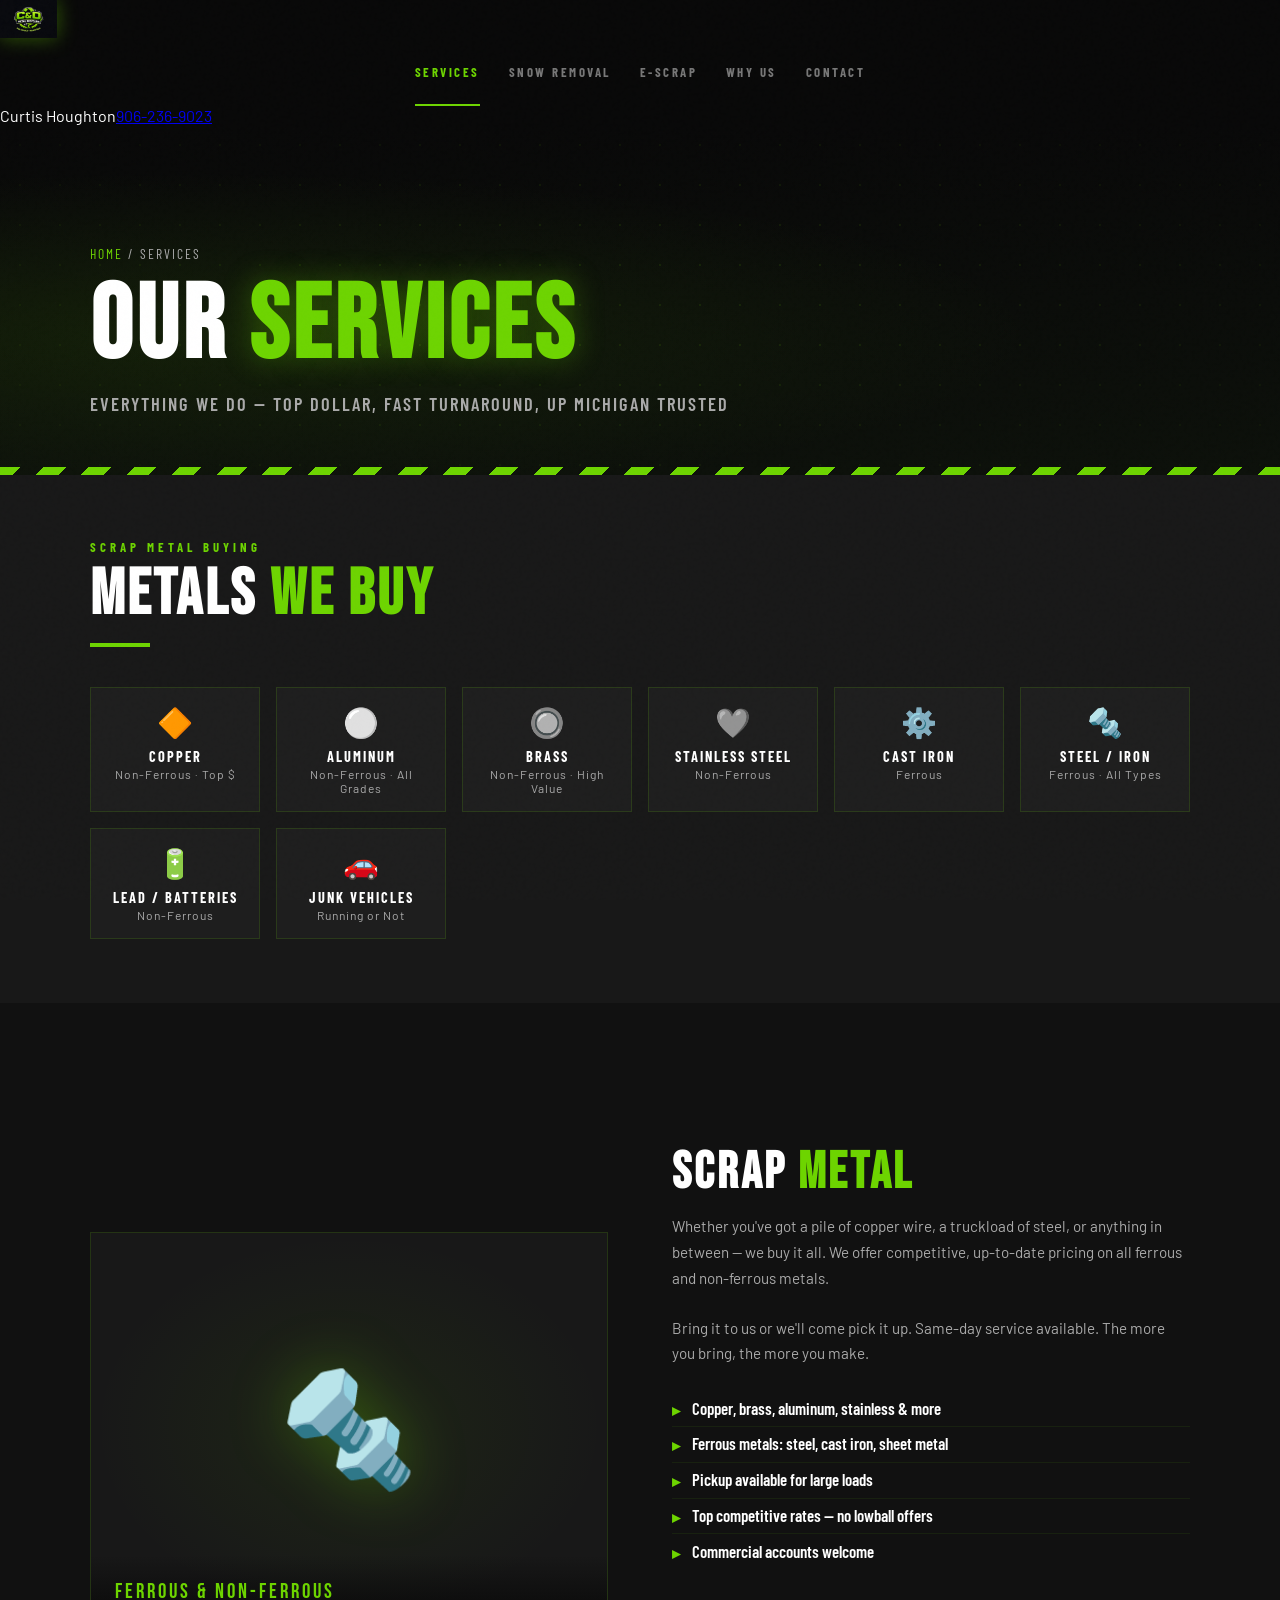
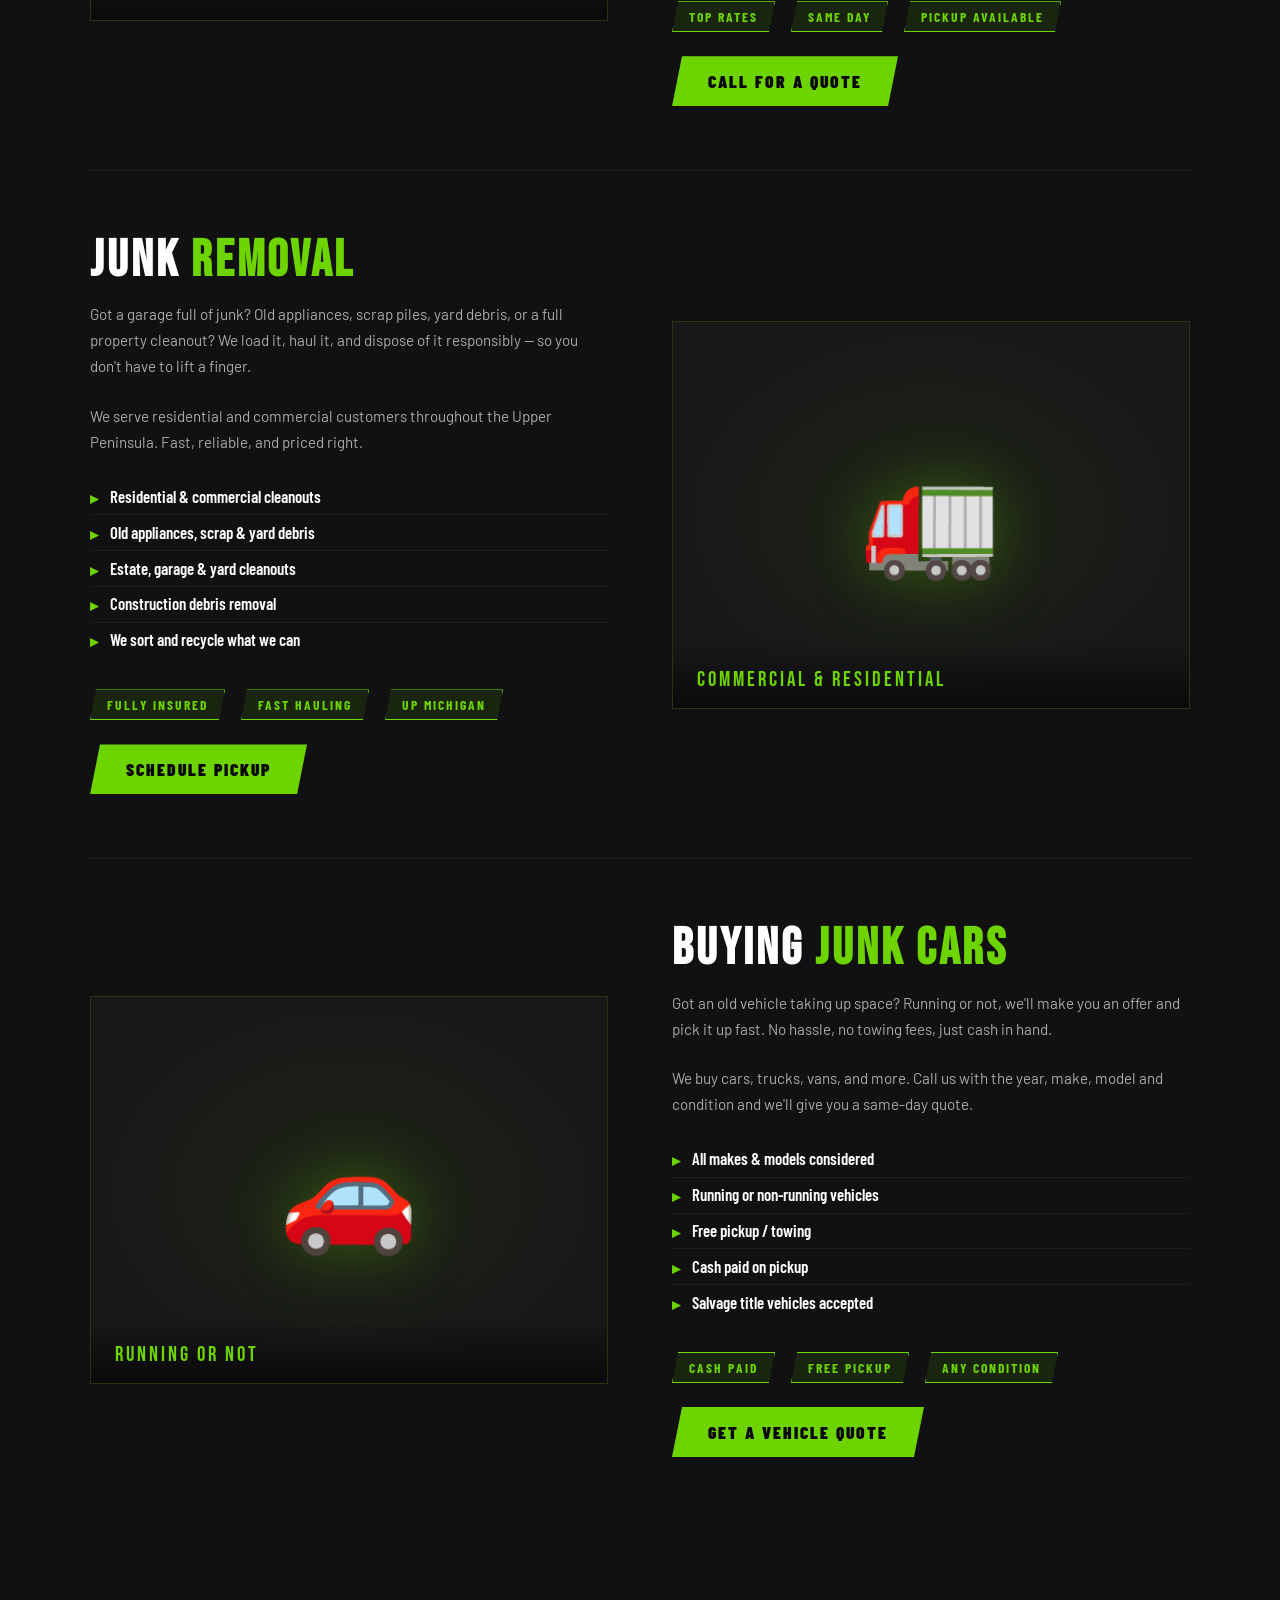
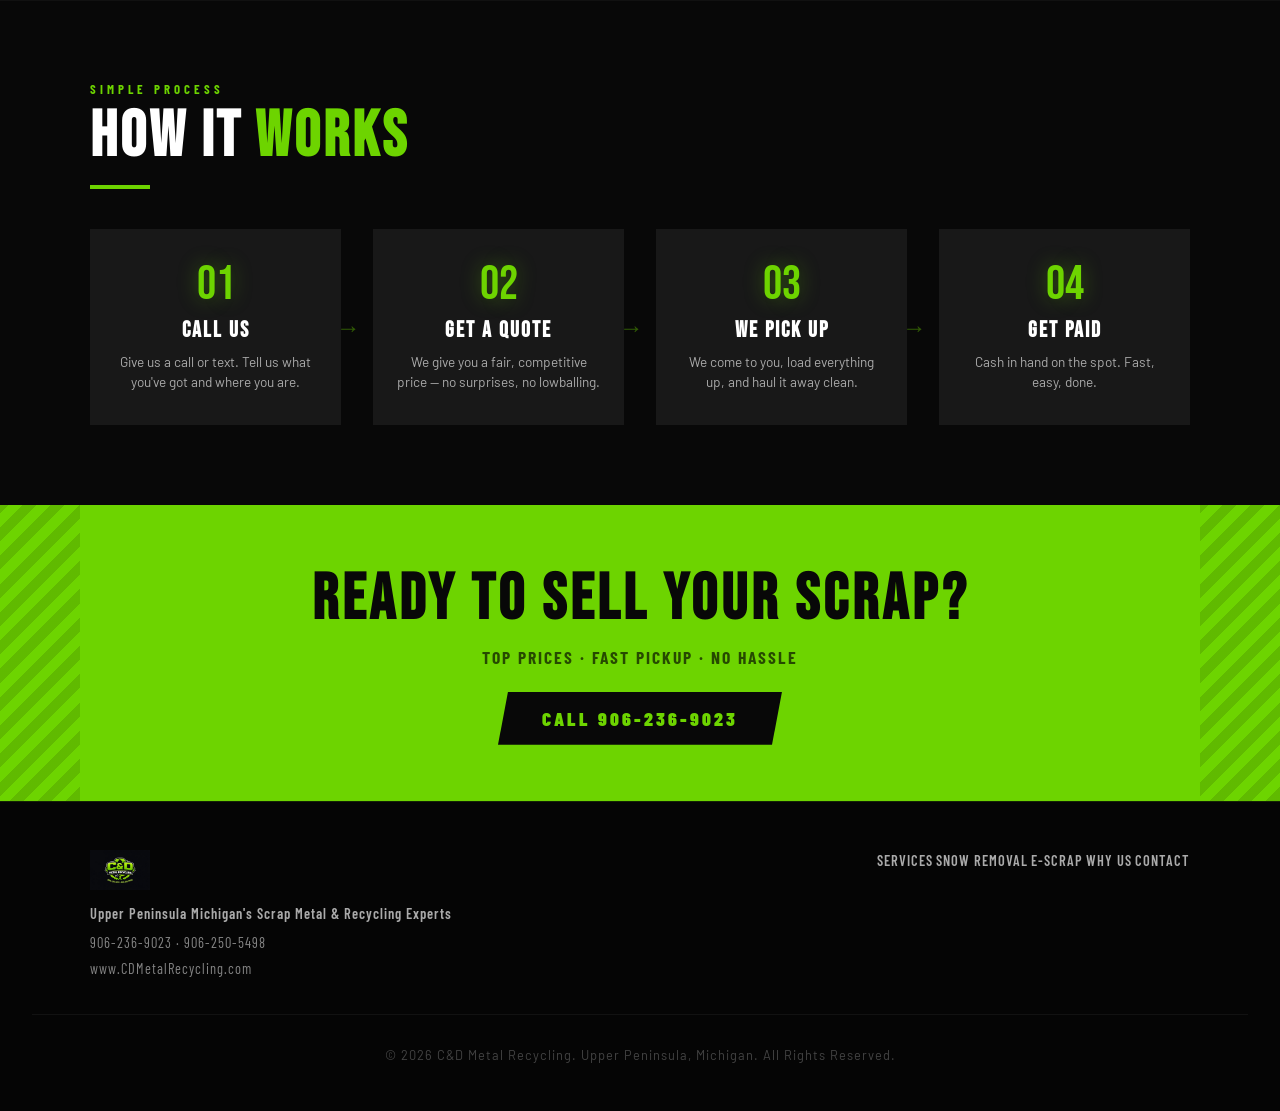
<file: services (1).html>
<!DOCTYPE html>
<html lang="en">
<head>
<meta charset="UTF-8">
<meta name="viewport" content="width=device-width, initial-scale=1.0">
<title>Our Services | C&D Metal Recycling | Upper Peninsula, MI</title>
<meta name="description" content="C&D Metal Recycling services: scrap metal buying, junk removal, e-waste recycling, and junk car buyout. Serving Michigan's Upper Peninsula with same-day pickup.">
<meta property="og:title" content="Our Services | C&D Metal Recycling | UP Michigan">
<meta property="og:description" content="Scrap metal buying, junk removal, e-waste recycling, and junk car buyout. Top dollar, same-day pickup in Michigan's Upper Peninsula.">
<meta property="og:image" content="logo.png">
<meta property="og:type" content="website">
<link rel="canonical" href="https://www.cdmetalrecycling.com/services.html">
<link rel="icon" href="logo.png">
<link rel="preconnect" href="https://fonts.googleapis.com">
<link rel="preconnect" href="https://fonts.gstatic.com" crossorigin>
<link rel="stylesheet" href="https://fonts.googleapis.com/css2?family=Bebas+Neue&family=Barlow+Condensed:wght@400;600;700;900&family=Barlow:wght@400;500;600&display=swap" media="print" onload="this.media='all'">
<noscript><link rel="stylesheet" href="https://fonts.googleapis.com/css2?family=Bebas+Neue&family=Barlow+Condensed:wght@400;600;700;900&family=Barlow:wght@400;500;600&display=swap"></noscript>
<link rel="stylesheet" href="shared.css">
<noscript><style>.reveal { opacity: 1; transform: none; }</style></noscript>
<style>
  /* SERVICE BLOCKS */
  .service-block {
    display: grid; grid-template-columns: 1fr 1fr; gap: 4rem; align-items: center;
    padding: 4rem 0; border-bottom: 1px solid rgba(109,212,0,0.1);
  }
  .service-block:last-child { border-bottom: none; }
  .service-block.reverse { direction: rtl; }
  .service-block.reverse > * { direction: ltr; }
  @media (max-width: 768px) { .service-block, .service-block.reverse { grid-template-columns: 1fr; direction: ltr; } }

  .service-visual {
    background: var(--dark2); border: 1px solid rgba(109,212,0,0.15);
    aspect-ratio: 4/3; display: flex; align-items: center; justify-content: center;
    position: relative; overflow: hidden;
  }
  .service-visual::before {
    content: ''; position: absolute; inset: 0;
    background: radial-gradient(ellipse at center, rgba(109,212,0,0.07) 0%, transparent 70%);
  }
  .service-visual-icon { font-size: 7rem; position: relative; z-index: 2; filter: drop-shadow(0 0 30px rgba(109,212,0,0.3)); }
  .service-visual-label {
    position: absolute; bottom: 0; left: 0; right: 0;
    background: linear-gradient(0deg, rgba(8,8,8,0.9) 0%, transparent 100%);
    padding: 1.5rem 1.5rem 1rem;
    font-family: 'Bebas Neue', sans-serif; font-size: 1.3rem; letter-spacing: 3px; color: var(--green);
  }

  .service-body h2 {
    font-family: 'Bebas Neue', sans-serif; font-size: clamp(2rem, 5vw, 3.2rem);
    letter-spacing: 3px; margin-bottom: 1rem; line-height: 1;
  }
  .service-body h2 .green { color: var(--green); }
  .service-body p { color: var(--gray); line-height: 1.7; margin-bottom: 1.5rem; font-size: 0.95rem; }

  .service-list { list-style: none; margin-bottom: 2rem; }
  .service-list li {
    display: flex; align-items: flex-start; gap: 0.75rem;
    font-family: 'Barlow Condensed', sans-serif; font-weight: 600;
    font-size: 1.05rem; padding: 0.4rem 0;
    border-bottom: 1px solid rgba(109,212,0,0.08);
  }
  .service-list li:last-child { border-bottom: none; }
  .service-list li::before {
    content: '▸'; color: var(--green); font-size: 1rem; flex-shrink: 0; margin-top: 2px;
  }

  /* METALS GRID */
  .metals-section { background: var(--dark2); padding: 4rem 2rem; }
  .metals-grid { display: grid; grid-template-columns: repeat(auto-fill, minmax(160px, 1fr)); gap: 1rem; margin-top: 2rem; }
  .metal-tag {
    background: var(--dark3); border: 1px solid rgba(109,212,0,0.15);
    padding: 1rem; text-align: center; transition: all 0.25s;
  }
  .metal-tag:hover { border-color: var(--green); background: rgba(109,212,0,0.05); transform: translateY(-3px); }
  .metal-tag .metal-icon { font-size: 1.8rem; display: block; margin-bottom: 0.5rem; }
  .metal-tag .metal-name {
    font-family: 'Barlow Condensed', sans-serif; font-weight: 700;
    font-size: 0.9rem; letter-spacing: 2px; color: var(--white); text-transform: uppercase;
  }
  .metal-tag .metal-type { font-size: 0.75rem; color: var(--gray); margin-top: 2px; letter-spacing: 1px; }

  /* PROCESS STEPS */
  .process-steps { display: grid; grid-template-columns: repeat(auto-fit, minmax(200px, 1fr)); gap: 2rem; margin-top: 2rem; }
  .step {
    text-align: center; padding: 2rem 1.5rem;
    background: var(--dark2); position: relative;
  }
  .step::after {
    content: '→'; position: absolute; right: -1.2rem; top: 50%;
    transform: translateY(-50%); font-size: 1.5rem; color: var(--green); opacity: 0.4;
  }
  .step:last-child::after { display: none; }
  @media (max-width: 640px) { .step::after { display: none; } }
  .step-num {
    font-family: 'Bebas Neue', sans-serif; font-size: 3rem; color: var(--green);
    text-shadow: 0 0 20px var(--green-glow); line-height: 1; margin-bottom: 0.5rem;
  }
  .step h4 { font-family: 'Bebas Neue', sans-serif; font-size: 1.4rem; letter-spacing: 2px; margin-bottom: 0.5rem; }
  .step p { font-size: 0.85rem; color: var(--gray); line-height: 1.5; }
</style>
</head>
<body>

<nav>
  <a class="nav-logo" href="index.html"><img src="logo.png" alt="C&D Metal Recycling"></a>
  <ul class="nav-links">
    <li><a href="services.html" class="active">Services</a></li>
    <li><a href="snow-removal.html">Snow Removal</a></li>
    <li><a href="escrap.html">E-Scrap</a></li>
    <li><a href="why-us.html">Why Us</a></li>
    <li><a href="contact.html">Contact</a></li>
  </ul>
  <div class="nav-contact-block"><div class="nav-contact-inner"><span class="nav-contact-name">Curtis Houghton</span><a href="tel:9062369023" class="nav-phone">906-236-9023</a></div></div>
  <div class="hamburger"><span></span><span></span><span></span></div>
</nav>

<!-- PAGE HERO -->
<div class="page-hero">
  <div class="page-hero-inner">
    <div class="breadcrumb"><a href="index.html">Home</a> / Services</div>
    <h1>OUR <span class="green">SERVICES</span></h1>
    <div class="page-hero-sub">Everything we do — top dollar, fast turnaround, UP Michigan trusted</div>
  </div>
  <div class="page-hero-stripes"></div>
</div>

<!-- METALS WE BUY -->
<div class="metals-section">
  <div class="section-inner">
    <div class="reveal">
      <p class="section-label">Scrap Metal Buying</p>
      <h2 class="section-title">METALS <span class="green">WE BUY</span></h2>
      <div class="divider"></div>
    </div>
    <div class="metals-grid reveal">
      <div class="metal-tag"><span class="metal-icon" aria-hidden="true">🔶</span><div class="metal-name">Copper</div><div class="metal-type">Non-Ferrous · Top $</div></div>
      <div class="metal-tag"><span class="metal-icon" aria-hidden="true">⚪</span><div class="metal-name">Aluminum</div><div class="metal-type">Non-Ferrous · All Grades</div></div>
      <div class="metal-tag"><span class="metal-icon" aria-hidden="true">🔘</span><div class="metal-name">Brass</div><div class="metal-type">Non-Ferrous · High Value</div></div>
      <div class="metal-tag"><span class="metal-icon" aria-hidden="true">🩶</span><div class="metal-name">Stainless Steel</div><div class="metal-type">Non-Ferrous</div></div>
      <div class="metal-tag"><span class="metal-icon" aria-hidden="true">⚙️</span><div class="metal-name">Cast Iron</div><div class="metal-type">Ferrous</div></div>
      <div class="metal-tag"><span class="metal-icon" aria-hidden="true">🔩</span><div class="metal-name">Steel / Iron</div><div class="metal-type">Ferrous · All Types</div></div>
      <div class="metal-tag"><span class="metal-icon" aria-hidden="true">🔋</span><div class="metal-name">Lead / Batteries</div><div class="metal-type">Non-Ferrous</div></div>
      <div class="metal-tag"><span class="metal-icon" aria-hidden="true">🚗</span><div class="metal-name">Junk Vehicles</div><div class="metal-type">Running or Not</div></div>
    </div>
  </div>
</div>

<!-- SERVICE BLOCKS -->
<section class="content-section" style="background: var(--dark);">
  <div class="section-inner">

    <!-- SCRAP METAL -->
    <div id="scrap-metal" class="service-block reveal">
      <div class="service-visual">
        <span class="service-visual-icon" aria-hidden="true">🔩</span>
        <div class="service-visual-label">Ferrous &amp; Non-Ferrous</div>
      </div>
      <div class="service-body">
        <h2>SCRAP <span class="green">METAL</span></h2>
        <p>Whether you've got a pile of copper wire, a truckload of steel, or anything in between — we buy it all. We offer competitive, up-to-date pricing on all ferrous and non-ferrous metals.</p>
        <p>Bring it to us or we'll come pick it up. Same-day service available. The more you bring, the more you make.</p>
        <ul class="service-list">
          <li>Copper, brass, aluminum, stainless &amp; more</li>
          <li>Ferrous metals: steel, cast iron, sheet metal</li>
          <li>Pickup available for large loads</li>
          <li>Top competitive rates — no lowball offers</li>
          <li>Commercial accounts welcome</li>
        </ul>
        <div class="badge-row" style="margin-bottom:1.5rem;">
          <span class="badge">Top Rates</span>
          <span class="badge">Same Day</span>
          <span class="badge">Pickup Available</span>
        </div>
        <a href="tel:9062369023" class="btn-primary">Call for a Quote</a>
      </div>
    </div>

    <!-- JUNK REMOVAL -->
    <div id="junk-removal" class="service-block reverse reveal">
      <div class="service-visual">
        <span class="service-visual-icon" aria-hidden="true">🚛</span>
        <div class="service-visual-label">Commercial &amp; Residential</div>
      </div>
      <div class="service-body">
        <h2>JUNK <span class="green">REMOVAL</span></h2>
        <p>Got a garage full of junk? Old appliances, scrap piles, yard debris, or a full property cleanout? We load it, haul it, and dispose of it responsibly — so you don't have to lift a finger.</p>
        <p>We serve residential and commercial customers throughout the Upper Peninsula. Fast, reliable, and priced right.</p>
        <ul class="service-list">
          <li>Residential &amp; commercial cleanouts</li>
          <li>Old appliances, scrap &amp; yard debris</li>
          <li>Estate, garage &amp; yard cleanouts</li>
          <li>Construction debris removal</li>
          <li>We sort and recycle what we can</li>
        </ul>
        <div class="badge-row" style="margin-bottom:1.5rem;">
          <span class="badge">Fully Insured</span>
          <span class="badge">Fast Hauling</span>
          <span class="badge">UP Michigan</span>
        </div>
        <a href="tel:9062369023" class="btn-primary">Schedule Pickup</a>
      </div>
    </div>

    <!-- JUNK CARS -->
    <div id="junk-cars" class="service-block reveal">
      <div class="service-visual">
        <span class="service-visual-icon" aria-hidden="true">🚗</span>
        <div class="service-visual-label">Running or Not</div>
      </div>
      <div class="service-body">
        <h2>BUYING <span class="green">JUNK CARS</span></h2>
        <p>Got an old vehicle taking up space? Running or not, we'll make you an offer and pick it up fast. No hassle, no towing fees, just cash in hand.</p>
        <p>We buy cars, trucks, vans, and more. Call us with the year, make, model and condition and we'll give you a same-day quote.</p>
        <ul class="service-list">
          <li>All makes &amp; models considered</li>
          <li>Running or non-running vehicles</li>
          <li>Free pickup / towing</li>
          <li>Cash paid on pickup</li>
          <li>Salvage title vehicles accepted</li>
        </ul>
        <div class="badge-row" style="margin-bottom:1.5rem;">
          <span class="badge">Cash Paid</span>
          <span class="badge">Free Pickup</span>
          <span class="badge">Any Condition</span>
        </div>
        <a href="tel:9062369023" class="btn-primary">Get a Vehicle Quote</a>
      </div>
    </div>

  </div>
</section>

<!-- HOW IT WORKS -->
<section class="content-section" style="background: var(--black);">
  <div class="section-inner">
    <div class="reveal">
      <p class="section-label">Simple Process</p>
      <h2 class="section-title">HOW IT <span class="green">WORKS</span></h2>
      <div class="divider"></div>
    </div>
    <div class="process-steps reveal">
      <div class="step">
        <div class="step-num">01</div>
        <h4>Call Us</h4>
        <p>Give us a call or text. Tell us what you've got and where you are.</p>
      </div>
      <div class="step">
        <div class="step-num">02</div>
        <h4>Get a Quote</h4>
        <p>We give you a fair, competitive price — no surprises, no lowballing.</p>
      </div>
      <div class="step">
        <div class="step-num">03</div>
        <h4>We Pick Up</h4>
        <p>We come to you, load everything up, and haul it away clean.</p>
      </div>
      <div class="step">
        <div class="step-num">04</div>
        <h4>Get Paid</h4>
        <p>Cash in hand on the spot. Fast, easy, done.</p>
      </div>
    </div>
  </div>
</section>

<!-- CTA -->
<div class="cta-band">
  <h2>READY TO SELL YOUR SCRAP?</h2>
  <p>Top prices · Fast pickup · No hassle</p>
  <a href="tel:9062369023" class="btn-dark">Call 906-236-9023</a>
</div>

<footer>
  <div class="footer-inner">
    <div>
      <div class="footer-logo"><img src="logo.png" alt="C&D Metal Recycling"></div>
      <div class="footer-tagline">Upper Peninsula Michigan's Scrap Metal &amp; Recycling Experts</div>
      <div class="footer-contact-small">906-236-9023 · 906-250-5498<br>www.CDMetalRecycling.com</div>
    </div>
    <nav class="footer-nav">
      <a href="services.html">Services</a>
      <a href="snow-removal.html">Snow Removal</a>
      <a href="escrap.html">E-Scrap</a>
      <a href="why-us.html">Why Us</a>
      <a href="contact.html">Contact</a>
    </nav>
  </div>
  <div class="footer-copy">© <script>document.write(new Date().getFullYear())</script> C&amp;D Metal Recycling. Upper Peninsula, Michigan. All Rights Reserved.</div>
</footer>

<script>
  const observer = new IntersectionObserver(entries => entries.forEach(e => { if (e.isIntersecting) e.target.classList.add('visible'); }), { threshold: 0.1 });
  document.querySelectorAll('.reveal').forEach(r => observer.observe(r));
  const hamburger = document.querySelector('.hamburger');
  const navLinks = document.querySelector('.nav-links');
  hamburger.addEventListener('click', () => { hamburger.classList.toggle('open'); navLinks.classList.toggle('open'); });
  navLinks.querySelectorAll('a').forEach(l => l.addEventListener('click', () => { hamburger.classList.remove('open'); navLinks.classList.remove('open'); }));
</script>
</body>
</html>
</file>
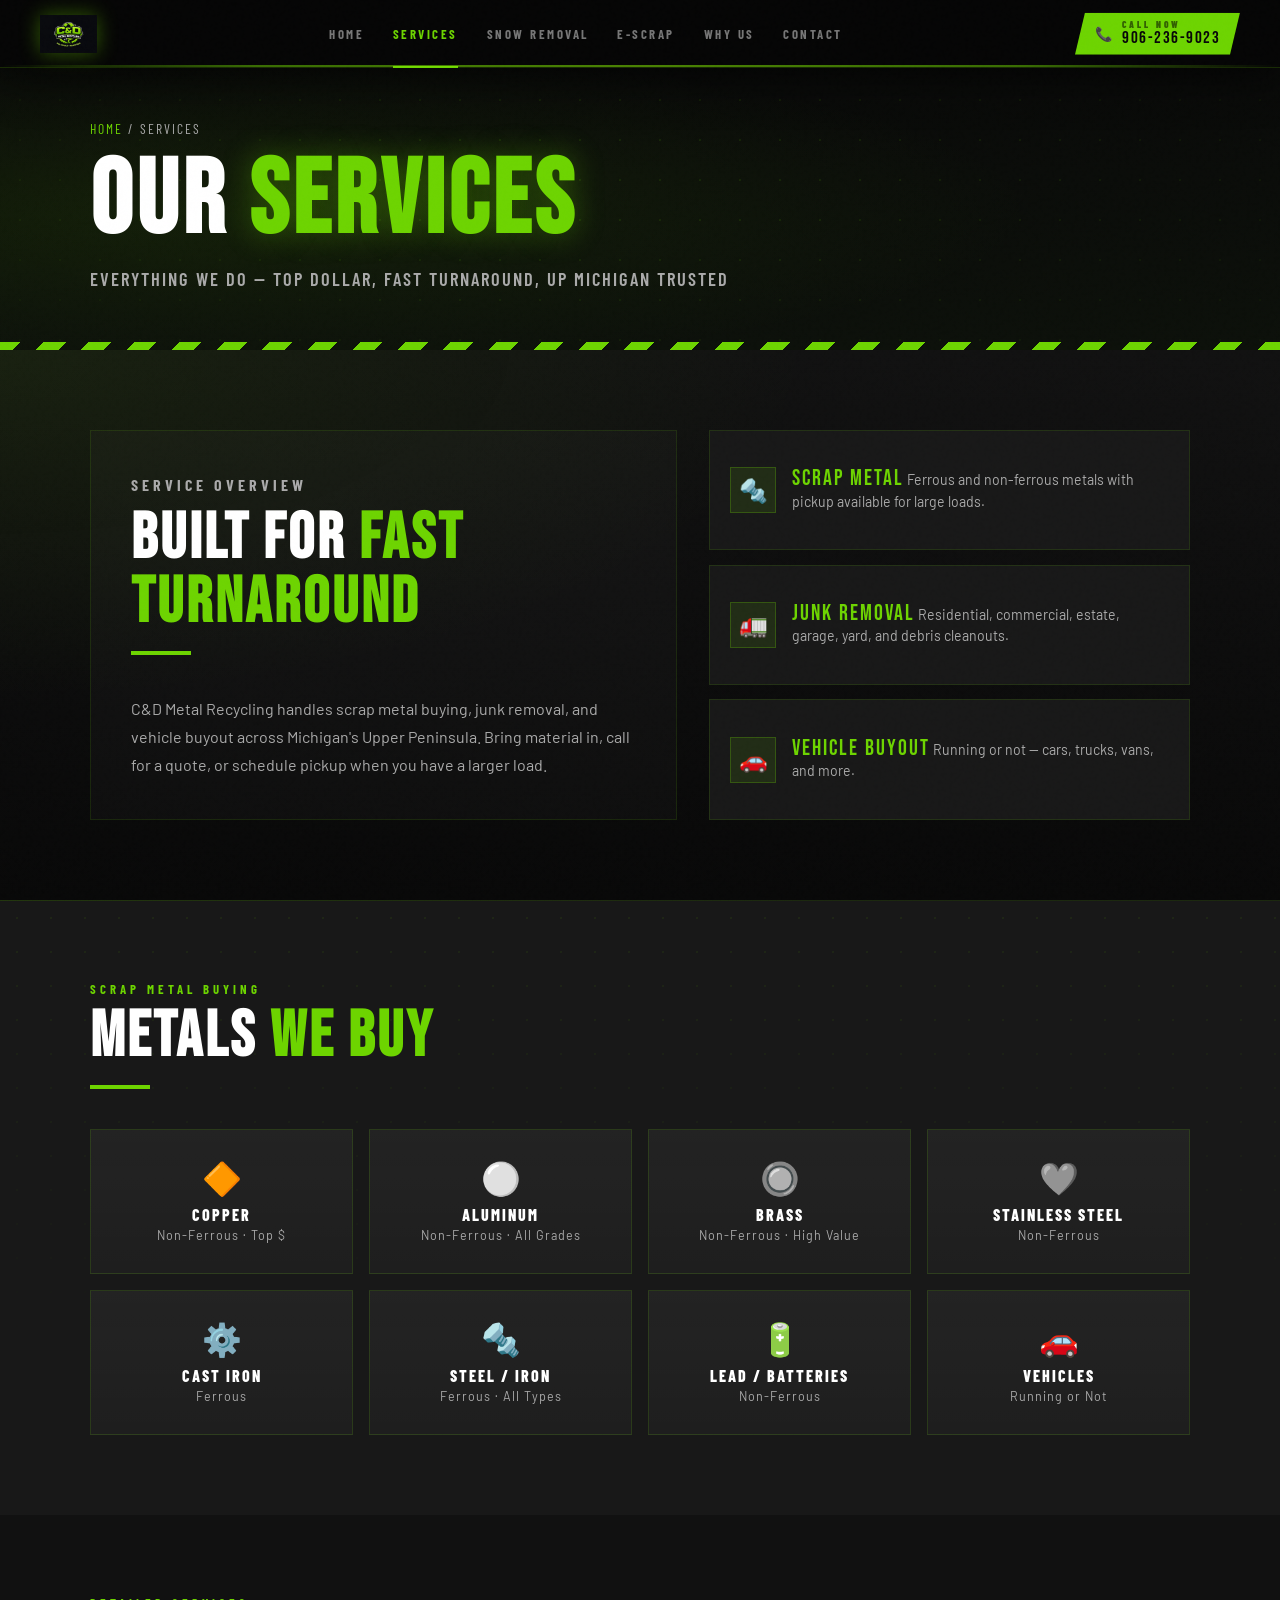
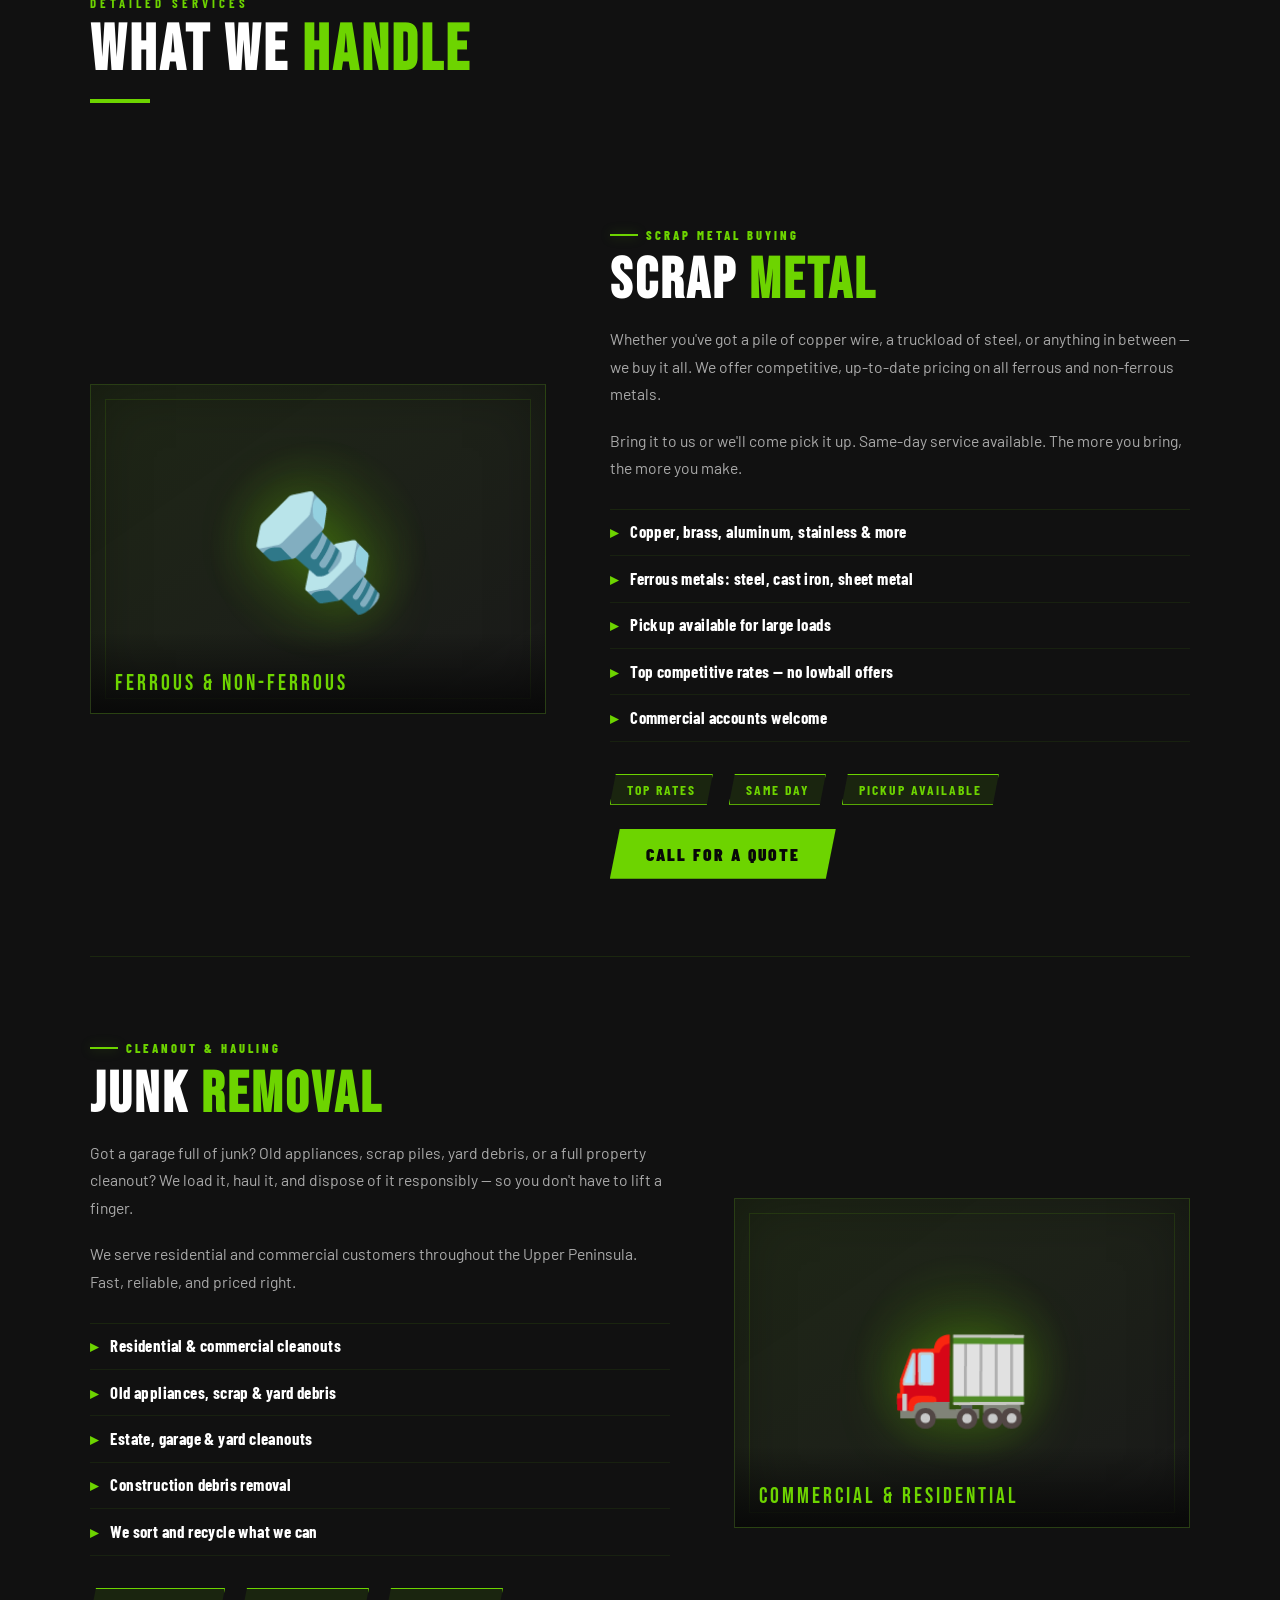
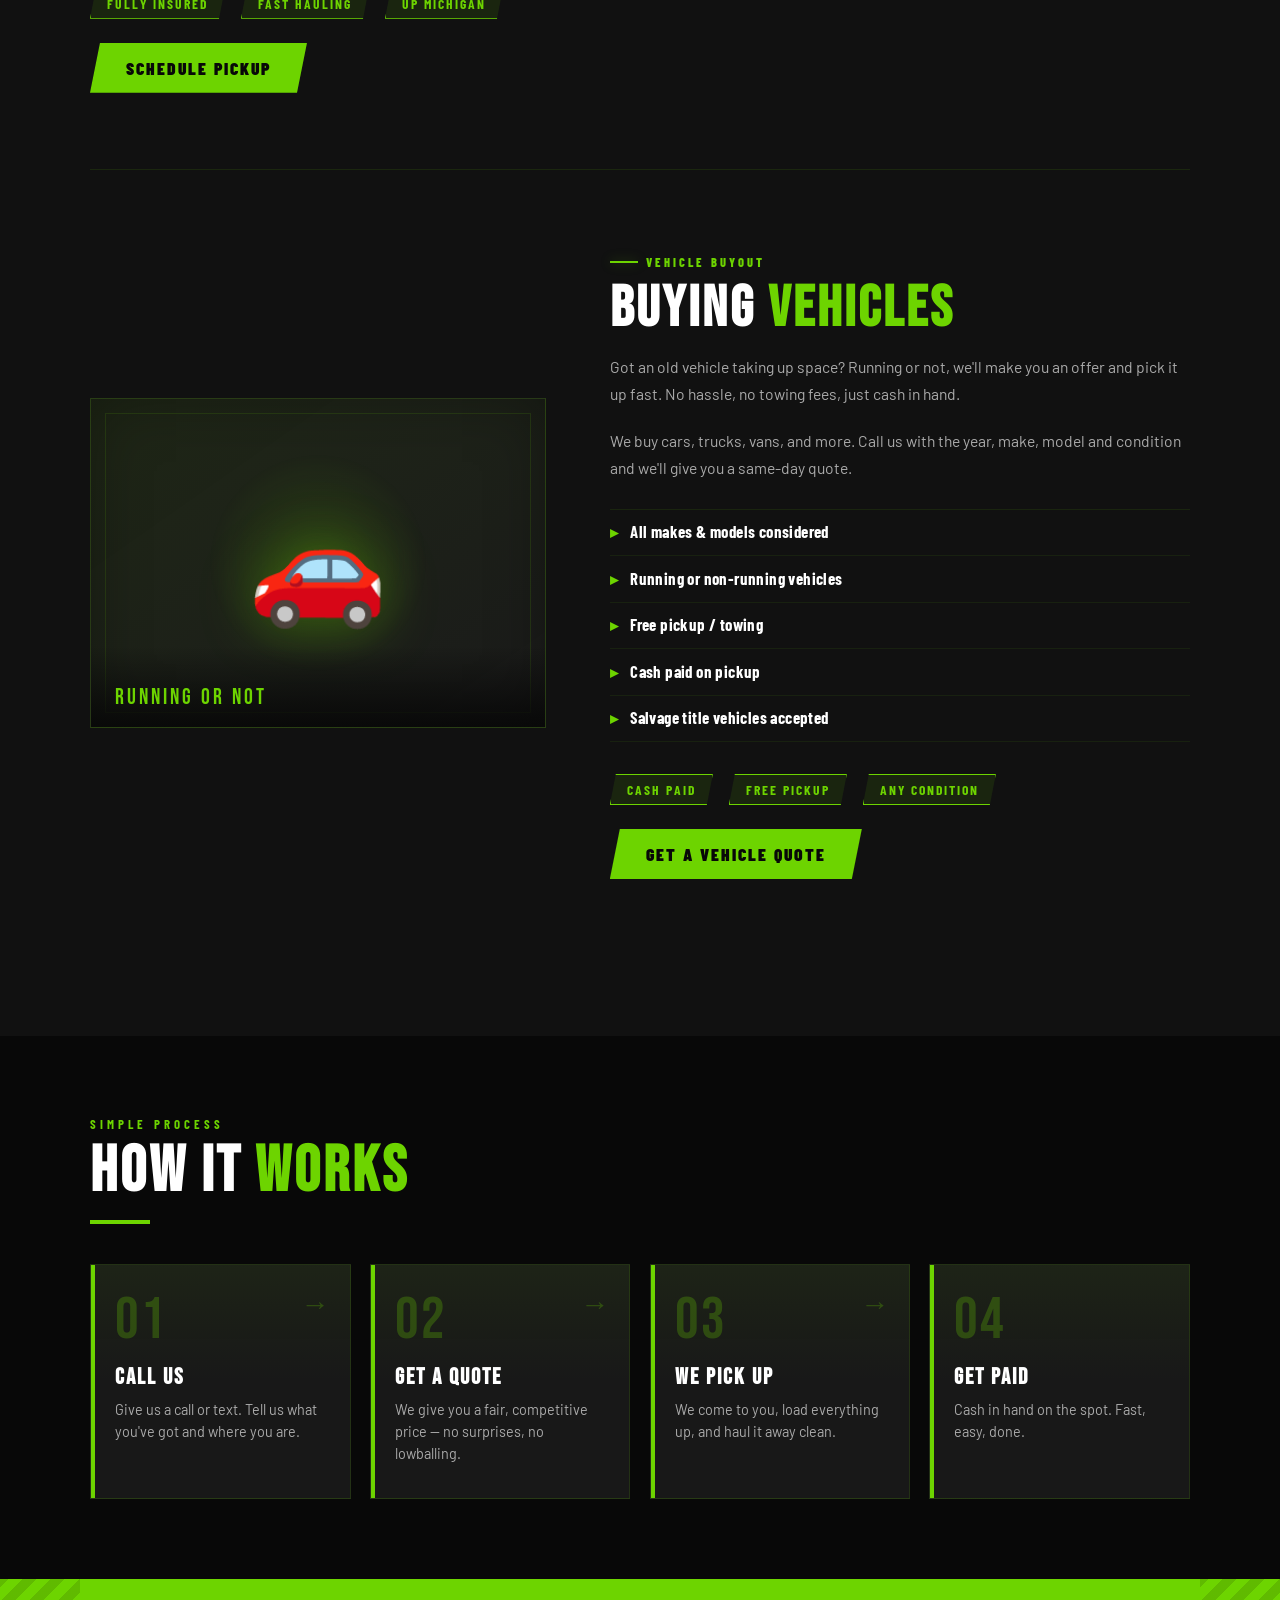
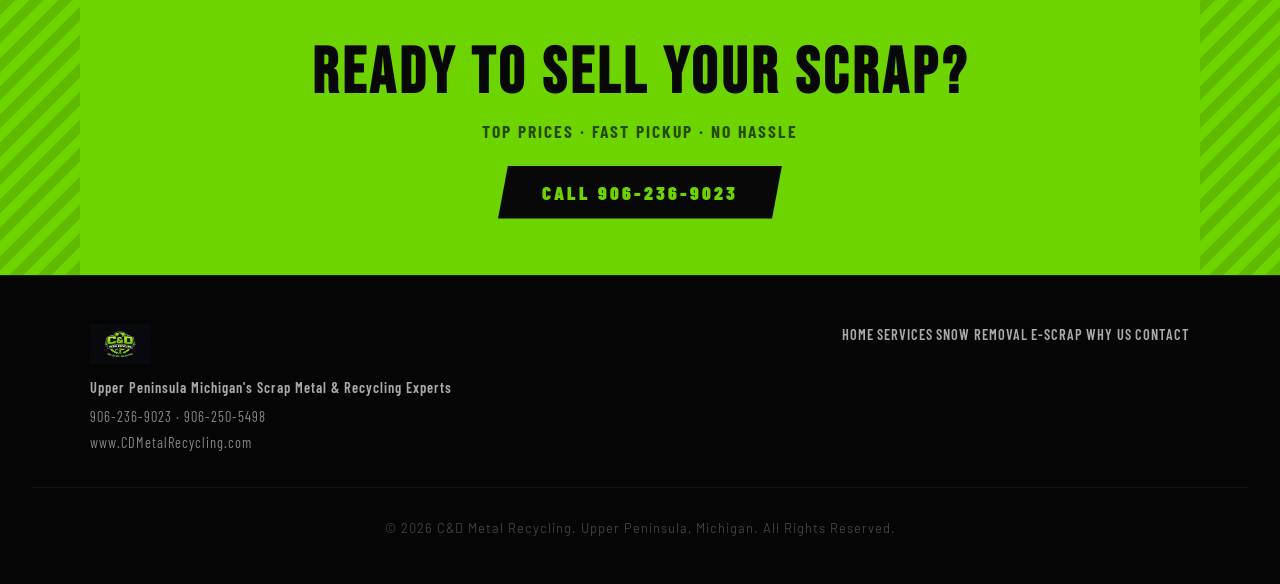
<file: services.html>
<!DOCTYPE html>
<html lang="en">
<head>
  <meta charset="UTF-8">
  <meta name="viewport" content="width=device-width, initial-scale=1.0">

  <title>Our Services | C&amp;D Metal Recycling | Upper Peninsula, MI</title>
  <meta name="description" content="C&amp;D Metal Recycling services: scrap metal buying, e-waste recycling, and vehicle buyout. Serving Michigan's Upper Peninsula with same-day pickup.">

  <meta property="og:title" content="Our Services | C&amp;D Metal Recycling | UP Michigan">
  <meta property="og:description" content="Scrap metal buying, e-waste recycling, and vehicle buyout. Top dollar, same-day pickup in Michigan's Upper Peninsula.">
  <meta property="og:image" content="https://wylakene-ops.github.io/cdmetalrecycling/logo.png">
  <meta property="og:type" content="website">
  <meta property="og:url" content="https://wylakene-ops.github.io/cdmetalrecycling/services.html">

  <meta name="twitter:card" content="summary_large_image">
  <meta name="twitter:title" content="C&amp;D Metal Recycling | UP Michigan">
  <meta name="twitter:description" content="Top dollar paid for scrap metal &amp; vehicles. 24/7 snow removal. Serving Michigan's Upper Peninsula.">
  <meta name="twitter:image" content="https://wylakene-ops.github.io/cdmetalrecycling/logo.png">

  <link rel="canonical" href="https://wylakene-ops.github.io/cdmetalrecycling/services.html">
  <link rel="icon" href="logo.png">
  <link rel="preconnect" href="https://fonts.googleapis.com">
  <link rel="preconnect" href="https://fonts.gstatic.com" crossorigin>
  <link
    rel="stylesheet"
    href="https://fonts.googleapis.com/css2?family=Bebas+Neue&family=Barlow+Condensed:wght@400;600;700;900&family=Barlow:wght@400;500;600&display=swap"
    media="print"
    onload="this.media='all'"
  >
  <noscript>
    <link rel="stylesheet" href="https://fonts.googleapis.com/css2?family=Bebas+Neue&family=Barlow+Condensed:wght@400;600;700;900&family=Barlow:wght@400;500;600&display=swap">
  </noscript>
  <link rel="stylesheet" href="shared.css">

  <noscript>
    <style>
      .reveal {
        opacity: 1;
        transform: none;
      }
    </style>
  </noscript>

  <style>
    /* ─────────────────────────────────────────────
       SERVICES PAGE — SENIOR LAYOUT POLISH
       Scope: services.html only
    ───────────────────────────────────────────── */

    .skip-link {
      position: absolute;
      top: -48px;
      left: 1rem;
      z-index: 2000;
      background: var(--green);
      color: var(--black);
      padding: 0.75rem 1rem;
      font-family: "Barlow Condensed", sans-serif;
      font-weight: 900;
      letter-spacing: 1px;
      text-transform: uppercase;
      text-decoration: none;
      transition: top 0.2s ease;
    }

    .skip-link:focus {
      top: 1rem;
    }

    .services-intro {
      background:
        radial-gradient(ellipse at top left, rgba(109, 212, 0, 0.08), transparent 45%),
        linear-gradient(180deg, var(--dark) 0%, var(--black) 100%);
      border-bottom: 1px solid rgba(109, 212, 0, 0.12);
    }

    .intro-grid {
      display: grid;
      grid-template-columns: minmax(0, 1.1fr) minmax(280px, 0.9fr);
      gap: 2rem;
      align-items: stretch;
    }

    .intro-copy {
      background: rgba(255, 255, 255, 0.02);
      border: 1px solid rgba(109, 212, 0, 0.12);
      padding: clamp(1.5rem, 4vw, 2.5rem);
    }

    .intro-copy p {
      max-width: 660px;
      color: var(--gray);
      font-size: 1rem;
      line-height: 1.75;
    }

    .service-snapshot {
      display: grid;
      grid-template-columns: 1fr;
      gap: 0.9rem;
    }

    .snapshot-card {
      display: grid;
      grid-template-columns: auto 1fr;
      gap: 1rem;
      align-items: center;
      background: var(--dark2);
      border: 1px solid rgba(109, 212, 0, 0.13);
      padding: 1.15rem 1.25rem;
      text-decoration: none;
      color: inherit;
      transition: transform 0.2s ease, border-color 0.2s ease, background 0.2s ease;
    }

    .snapshot-card:hover,
    .snapshot-card:focus-visible {
      transform: translateX(4px);
      border-color: rgba(109, 212, 0, 0.45);
      background: var(--dark3);
      outline: none;
    }

    .snapshot-icon {
      width: 46px;
      height: 46px;
      display: grid;
      place-items: center;
      background: rgba(109, 212, 0, 0.10);
      border: 1px solid rgba(109, 212, 0, 0.25);
      font-size: 1.45rem;
    }

    .snapshot-title {
      font-family: "Bebas Neue", sans-serif;
      color: var(--green);
      font-size: 1.35rem;
      letter-spacing: 2px;
      line-height: 1;
      margin-bottom: 0.15rem;
    }

    .snapshot-text {
      color: var(--gray);
      font-size: 0.88rem;
      line-height: 1.45;
    }

    .metals-section {
      background: var(--dark2);
      padding: 5rem 2rem;
      position: relative;
      overflow: hidden;
    }

    .metals-section::before {
      content: "";
      position: absolute;
      inset: 0;
      background-image: radial-gradient(rgba(109, 212, 0, 0.08) 1px, transparent 1px);
      background-size: 34px 34px;
      mask-image: linear-gradient(180deg, black, transparent 75%);
      pointer-events: none;
    }

    .metals-section .section-inner {
      position: relative;
      z-index: 1;
    }

    .metals-grid {
      display: grid;
      grid-template-columns: repeat(4, minmax(0, 1fr));
      gap: 1rem;
      margin-top: 2rem;
    }

    .metal-tag {
      min-height: 145px;
      display: flex;
      flex-direction: column;
      justify-content: center;
      background:
        linear-gradient(180deg, rgba(255, 255, 255, 0.025), rgba(255, 255, 255, 0)),
        var(--dark3);
      border: 1px solid rgba(109, 212, 0, 0.15);
      padding: 1.3rem 1rem;
      text-align: center;
      transition: transform 0.25s ease, border-color 0.25s ease, background 0.25s ease;
    }

    .metal-tag:hover {
      transform: translateY(-4px);
      border-color: rgba(109, 212, 0, 0.55);
      background: rgba(109, 212, 0, 0.045);
    }

    .metal-icon {
      display: block;
      margin-bottom: 0.75rem;
      font-size: 2rem;
      line-height: 1;
    }

    .metal-name {
      color: var(--white);
      font-family: "Barlow Condensed", sans-serif;
      font-size: 1rem;
      font-weight: 800;
      letter-spacing: 2px;
      text-transform: uppercase;
    }

    .metal-type {
      margin-top: 0.25rem;
      color: var(--gray);
      font-size: 0.78rem;
      letter-spacing: 1px;
    }

    .service-stack {
      display: grid;
      gap: 0;
    }

    .service-block {
      display: grid;
      grid-template-columns: minmax(280px, 0.88fr) minmax(0, 1.12fr);
      gap: clamp(2rem, 5vw, 4.5rem);
      align-items: center;
      padding: clamp(3rem, 6vw, 5rem) 0;
      border-bottom: 1px solid rgba(109, 212, 0, 0.11);
    }

    .service-block:last-child {
      border-bottom: none;
    }

    .service-block.reverse {
      grid-template-columns: minmax(0, 1.12fr) minmax(280px, 0.88fr);
    }

    .service-block.reverse .service-visual {
      order: 2;
    }

    .service-block.reverse .service-body {
      order: 1;
    }

    .service-visual {
      min-height: 330px;
      display: flex;
      align-items: center;
      justify-content: center;
      position: relative;
      overflow: hidden;
      background:
        linear-gradient(145deg, rgba(109, 212, 0, 0.08), rgba(255, 255, 255, 0.01)),
        var(--dark2);
      border: 1px solid rgba(109, 212, 0, 0.16);
      box-shadow: inset 0 0 60px rgba(0, 0, 0, 0.32);
    }

    .service-visual::before {
      content: "";
      position: absolute;
      inset: 14px;
      border: 1px solid rgba(109, 212, 0, 0.12);
      pointer-events: none;
    }

    .service-visual::after {
      content: "";
      position: absolute;
      width: 220px;
      height: 220px;
      border-radius: 50%;
      background: radial-gradient(circle, rgba(109, 212, 0, 0.16), transparent 70%);
      filter: blur(2px);
      pointer-events: none;
    }

    .service-visual-icon {
      position: relative;
      z-index: 2;
      font-size: clamp(5rem, 10vw, 7rem);
      filter: drop-shadow(0 0 28px rgba(109, 212, 0, 0.32));
    }

    .service-visual-label {
      position: absolute;
      right: 0;
      bottom: 0;
      left: 0;
      z-index: 3;
      background: linear-gradient(0deg, rgba(8, 8, 8, 0.94), transparent);
      padding: 2.4rem 1.5rem 1.1rem;
      color: var(--green);
      font-family: "Bebas Neue", sans-serif;
      font-size: 1.35rem;
      letter-spacing: 3px;
    }

    .service-eyebrow {
      display: inline-flex;
      align-items: center;
      gap: 0.5rem;
      margin-bottom: 0.8rem;
      color: var(--green);
      font-family: "Barlow Condensed", sans-serif;
      font-size: 0.78rem;
      font-weight: 800;
      letter-spacing: 3px;
      text-transform: uppercase;
    }

    .service-eyebrow::before {
      content: "";
      width: 28px;
      height: 2px;
      background: var(--green);
      box-shadow: 0 0 12px var(--green-glow);
    }

    .service-body h2 {
      margin-bottom: 1rem;
      font-family: "Bebas Neue", sans-serif;
      font-size: clamp(2.35rem, 5vw, 3.6rem);
      line-height: 0.95;
      letter-spacing: 3px;
    }

    .service-body h2 .green {
      color: var(--green);
    }

    .service-body p {
      max-width: 640px;
      margin-bottom: 1.2rem;
      color: var(--gray);
      font-size: 0.98rem;
      line-height: 1.75;
    }

    .service-list {
      display: grid;
      gap: 0;
      margin: 1.7rem 0 2rem;
      list-style: none;
      border-top: 1px solid rgba(109, 212, 0, 0.10);
    }

    .service-list li {
      display: flex;
      gap: 0.75rem;
      align-items: flex-start;
      padding: 0.72rem 0;
      color: var(--white);
      font-family: "Barlow Condensed", sans-serif;
      font-size: 1.05rem;
      font-weight: 650;
      letter-spacing: 0.4px;
      border-bottom: 1px solid rgba(109, 212, 0, 0.08);
    }

    .service-list li::before {
      content: "▸";
      flex: 0 0 auto;
      color: var(--green);
      font-size: 1rem;
      line-height: 1.4;
    }

    .process-steps {
      display: grid;
      grid-template-columns: repeat(4, minmax(0, 1fr));
      gap: 1.2rem;
      margin-top: 2rem;
      counter-reset: step;
    }

    .step {
      position: relative;
      min-height: 205px;
      background:
        linear-gradient(180deg, rgba(109, 212, 0, 0.06), transparent 50%),
        var(--dark2);
      border: 1px solid rgba(109, 212, 0, 0.13);
      padding: 2rem 1.5rem;
      text-align: left;
      overflow: hidden;
    }

    .step::before {
      content: "";
      position: absolute;
      top: 0;
      left: 0;
      width: 4px;
      height: 100%;
      background: var(--green);
    }

    .step::after {
      content: "→";
      position: absolute;
      top: 1.25rem;
      right: 1.25rem;
      color: rgba(109, 212, 0, 0.26);
      font-size: 1.8rem;
    }

    .step:last-child::after {
      display: none;
    }

    .step-num {
      margin-bottom: 1.2rem;
      color: rgba(109, 212, 0, 0.26);
      font-family: "Bebas Neue", sans-serif;
      font-size: 3.7rem;
      line-height: 0.8;
      letter-spacing: 2px;
    }

    .step h4 {
      margin-bottom: 0.45rem;
      color: var(--white);
      font-family: "Bebas Neue", sans-serif;
      font-size: 1.45rem;
      letter-spacing: 2px;
    }

    .step p {
      color: var(--gray);
      font-size: 0.9rem;
      line-height: 1.55;
    }

    @media (max-width: 980px) {
      .intro-grid,
      .service-block,
      .service-block.reverse {
        grid-template-columns: 1fr;
      }

      .service-block.reverse .service-visual,
      .service-block.reverse .service-body {
        order: initial;
      }

      .metals-grid {
        grid-template-columns: repeat(2, minmax(0, 1fr));
      }

      .process-steps {
        grid-template-columns: repeat(2, minmax(0, 1fr));
      }

      .step::after {
        display: none;
      }
    }

    @media (max-width: 640px) {
      .metals-section,
      section.content-section {
        padding-right: 1.1rem;
        padding-left: 1.1rem;
      }

      .intro-copy {
        padding: 1.35rem;
      }

      .snapshot-card {
        grid-template-columns: 1fr;
        gap: 0.8rem;
      }

      .snapshot-icon {
        width: 42px;
        height: 42px;
      }

      .metals-grid,
      .process-steps {
        grid-template-columns: 1fr;
      }

      .metal-tag {
        min-height: auto;
        padding: 1.1rem;
      }

      .service-block {
        padding: 3rem 0;
      }

      .service-visual {
        min-height: 235px;
      }

      .service-visual-label {
        font-size: 1.15rem;
        letter-spacing: 2px;
      }

      .badge-row {
        gap: 0.55rem;
      }

      .badge {
        font-size: 0.72rem;
      }

      .btn-primary,
      .btn-dark {
        width: 100%;
        text-align: center;
      }
    }
  </style>
</head>

<body>
  <a class="skip-link" href="#main-content">Skip to main content</a>

  <nav class="site-nav" aria-label="Primary navigation">
    <a class="nav-logo" href="index.html">
      <img src="logo.png" alt="C&amp;D Metal Recycling">
    </a>

    <ul class="nav-links">
      <li><a href="index.html">Home</a></li>
      <li><a href="services.html" class="active" aria-current="page">Services</a></li>
      <li><a href="snow-removal.html">Snow Removal</a></li>
      <li><a href="escrap.html">E-Scrap</a></li>
      <li><a href="why-us.html">Why Us</a></li>
      <li><a href="contact.html">Contact</a></li>
    </ul>

    <a href="tel:9062369023" class="nav-call-btn">
      <span class="nav-call-icon" aria-hidden="true">📞</span>
      <span class="nav-call-text">
        <span class="nav-call-label">Call Now</span>
        <span class="nav-call-num">906-236-9023</span>
      </span>
    </a>

    <button class="hamburger" type="button" aria-label="Open navigation" aria-expanded="false">
      <span></span>
      <span></span>
      <span></span>
    </button>
  </nav>

  <main id="main-content">
    <!-- PAGE HERO -->
    <section class="page-hero" aria-labelledby="page-title">
      <div class="page-hero-inner">
        <div class="breadcrumb"><a href="index.html">Home</a> / Services</div>
        <h1 id="page-title">OUR <span class="green">SERVICES</span></h1>
        <div class="page-hero-sub">Everything we do — top dollar, fast turnaround, UP Michigan trusted</div>
      </div>
      <div class="page-hero-stripes"></div>
    </section>

    <!-- SERVICES OVERVIEW -->
    <section class="content-section services-intro" aria-labelledby="services-overview-title">
      <div class="section-inner">
        <div class="intro-grid reveal">
          <div class="intro-copy">
            <p class="section-label">Service Overview</p>
            <h2 id="services-overview-title" class="section-title">
              BUILT FOR <span class="green">FAST TURNAROUND</span>
            </h2>
            <div class="divider"></div>
            <p>
              C&amp;D Metal Recycling handles scrap metal buying, junk removal, and vehicle buyout across Michigan's Upper Peninsula. Bring material in, call for a quote, or schedule pickup when you have a larger load.
            </p>
          </div>

          <div class="service-snapshot" aria-label="Service quick links">
            <a class="snapshot-card" href="#scrap-metal">
              <span class="snapshot-icon" aria-hidden="true">🔩</span>
              <span>
                <span class="snapshot-title">Scrap Metal</span>
                <span class="snapshot-text">Ferrous and non-ferrous metals with pickup available for large loads.</span>
              </span>
            </a>

            <a class="snapshot-card" href="#junk-removal">
              <span class="snapshot-icon" aria-hidden="true">🚛</span>
              <span>
                <span class="snapshot-title">Junk Removal</span>
                <span class="snapshot-text">Residential, commercial, estate, garage, yard, and debris cleanouts.</span>
              </span>
            </a>

            <a class="snapshot-card" href="#junk-cars">
              <span class="snapshot-icon" aria-hidden="true">🚗</span>
              <span>
                <span class="snapshot-title">Vehicle Buyout</span>
                <span class="snapshot-text">Running or not — cars, trucks, vans, and more.</span>
              </span>
            </a>
          </div>
        </div>
      </div>
    </section>

    <!-- METALS WE BUY -->
    <section class="metals-section" aria-labelledby="metals-title">
      <div class="section-inner">
        <div class="reveal">
          <p class="section-label">Scrap Metal Buying</p>
          <h2 id="metals-title" class="section-title">METALS <span class="green">WE BUY</span></h2>
          <div class="divider"></div>
        </div>

        <div class="metals-grid reveal">
          <div class="metal-tag">
            <span class="metal-icon" aria-hidden="true">🔶</span>
            <div class="metal-name">Copper</div>
            <div class="metal-type">Non-Ferrous · Top $</div>
          </div>

          <div class="metal-tag">
            <span class="metal-icon" aria-hidden="true">⚪</span>
            <div class="metal-name">Aluminum</div>
            <div class="metal-type">Non-Ferrous · All Grades</div>
          </div>

          <div class="metal-tag">
            <span class="metal-icon" aria-hidden="true">🔘</span>
            <div class="metal-name">Brass</div>
            <div class="metal-type">Non-Ferrous · High Value</div>
          </div>

          <div class="metal-tag">
            <span class="metal-icon" aria-hidden="true">🩶</span>
            <div class="metal-name">Stainless Steel</div>
            <div class="metal-type">Non-Ferrous</div>
          </div>

          <div class="metal-tag">
            <span class="metal-icon" aria-hidden="true">⚙️</span>
            <div class="metal-name">Cast Iron</div>
            <div class="metal-type">Ferrous</div>
          </div>

          <div class="metal-tag">
            <span class="metal-icon" aria-hidden="true">🔩</span>
            <div class="metal-name">Steel / Iron</div>
            <div class="metal-type">Ferrous · All Types</div>
          </div>

          <div class="metal-tag">
            <span class="metal-icon" aria-hidden="true">🔋</span>
            <div class="metal-name">Lead / Batteries</div>
            <div class="metal-type">Non-Ferrous</div>
          </div>

          <div class="metal-tag">
            <span class="metal-icon" aria-hidden="true">🚗</span>
            <div class="metal-name">Vehicles</div>
            <div class="metal-type">Running or Not</div>
          </div>
        </div>
      </div>
    </section>

    <!-- SERVICE BLOCKS -->
    <section class="content-section" style="background: var(--dark);" aria-labelledby="service-detail-title">
      <div class="section-inner">
        <div class="reveal">
          <p class="section-label">Detailed Services</p>
          <h2 id="service-detail-title" class="section-title">
            WHAT WE <span class="green">HANDLE</span>
          </h2>
          <div class="divider"></div>
        </div>

        <div class="service-stack">
          <!-- SCRAP METAL -->
          <article id="scrap-metal" class="service-block reveal">
            <div class="service-visual">
              <span class="service-visual-icon" aria-hidden="true">🔩</span>
              <div class="service-visual-label">Ferrous &amp; Non-Ferrous</div>
            </div>

            <div class="service-body">
              <div class="service-eyebrow">Scrap Metal Buying</div>
              <h2>SCRAP <span class="green">METAL</span></h2>
              <p>
                Whether you've got a pile of copper wire, a truckload of steel, or anything in between — we buy it all. We offer competitive, up-to-date pricing on all ferrous and non-ferrous metals.
              </p>
              <p>
                Bring it to us or we'll come pick it up. Same-day service available. The more you bring, the more you make.
              </p>

              <ul class="service-list">
                <li>Copper, brass, aluminum, stainless &amp; more</li>
                <li>Ferrous metals: steel, cast iron, sheet metal</li>
                <li>Pickup available for large loads</li>
                <li>Top competitive rates — no lowball offers</li>
                <li>Commercial accounts welcome</li>
              </ul>

              <div class="badge-row" style="margin-bottom: 1.5rem;">
                <span class="badge">Top Rates</span>
                <span class="badge">Same Day</span>
                <span class="badge">Pickup Available</span>
              </div>

              <a href="tel:9062369023" class="btn-primary">Call for a Quote</a>
            </div>
          </article>

          <!-- JUNK REMOVAL -->
          <article id="junk-removal" class="service-block reverse reveal">
            <div class="service-visual">
              <span class="service-visual-icon" aria-hidden="true">🚛</span>
              <div class="service-visual-label">Commercial &amp; Residential</div>
            </div>

            <div class="service-body">
              <div class="service-eyebrow">Cleanout &amp; Hauling</div>
              <h2>JUNK <span class="green">REMOVAL</span></h2>
              <p>
                Got a garage full of junk? Old appliances, scrap piles, yard debris, or a full property cleanout? We load it, haul it, and dispose of it responsibly — so you don't have to lift a finger.
              </p>
              <p>
                We serve residential and commercial customers throughout the Upper Peninsula. Fast, reliable, and priced right.
              </p>

              <ul class="service-list">
                <li>Residential &amp; commercial cleanouts</li>
                <li>Old appliances, scrap &amp; yard debris</li>
                <li>Estate, garage &amp; yard cleanouts</li>
                <li>Construction debris removal</li>
                <li>We sort and recycle what we can</li>
              </ul>

              <div class="badge-row" style="margin-bottom: 1.5rem;">
                <span class="badge">Fully Insured</span>
                <span class="badge">Fast Hauling</span>
                <span class="badge">UP Michigan</span>
              </div>

              <a href="tel:9062369023" class="btn-primary">Schedule Pickup</a>
            </div>
          </article>

          <!-- VEHICLES -->
          <article id="junk-cars" class="service-block reveal">
            <div class="service-visual">
              <span class="service-visual-icon" aria-hidden="true">🚗</span>
              <div class="service-visual-label">Running or Not</div>
            </div>

            <div class="service-body">
              <div class="service-eyebrow">Vehicle Buyout</div>
              <h2>BUYING <span class="green">VEHICLES</span></h2>
              <p>
                Got an old vehicle taking up space? Running or not, we'll make you an offer and pick it up fast. No hassle, no towing fees, just cash in hand.
              </p>
              <p>
                We buy cars, trucks, vans, and more. Call us with the year, make, model and condition and we'll give you a same-day quote.
              </p>

              <ul class="service-list">
                <li>All makes &amp; models considered</li>
                <li>Running or non-running vehicles</li>
                <li>Free pickup / towing</li>
                <li>Cash paid on pickup</li>
                <li>Salvage title vehicles accepted</li>
              </ul>

              <div class="badge-row" style="margin-bottom: 1.5rem;">
                <span class="badge">Cash Paid</span>
                <span class="badge">Free Pickup</span>
                <span class="badge">Any Condition</span>
              </div>

              <a href="tel:9062369023" class="btn-primary">Get a Vehicle Quote</a>
            </div>
          </article>
        </div>
      </div>
    </section>

    <!-- HOW IT WORKS -->
    <section class="content-section" style="background: var(--black);" aria-labelledby="process-title">
      <div class="section-inner">
        <div class="reveal">
          <p class="section-label">Simple Process</p>
          <h2 id="process-title" class="section-title">HOW IT <span class="green">WORKS</span></h2>
          <div class="divider"></div>
        </div>

        <div class="process-steps reveal">
          <div class="step">
            <div class="step-num">01</div>
            <h4>Call Us</h4>
            <p>Give us a call or text. Tell us what you've got and where you are.</p>
          </div>

          <div class="step">
            <div class="step-num">02</div>
            <h4>Get a Quote</h4>
            <p>We give you a fair, competitive price — no surprises, no lowballing.</p>
          </div>

          <div class="step">
            <div class="step-num">03</div>
            <h4>We Pick Up</h4>
            <p>We come to you, load everything up, and haul it away clean.</p>
          </div>

          <div class="step">
            <div class="step-num">04</div>
            <h4>Get Paid</h4>
            <p>Cash in hand on the spot. Fast, easy, done.</p>
          </div>
        </div>
      </div>
    </section>

    <!-- CTA -->
    <section class="cta-band" aria-label="Call to action">
      <h2>READY TO SELL YOUR SCRAP?</h2>
      <p>Top prices · Fast pickup · No hassle</p>
      <a href="tel:9062369023" class="btn-dark">Call 906-236-9023</a>
    </section>
  </main>

  <footer>
    <div class="footer-inner">
      <div>
        <div class="footer-logo">
          <img src="logo.png" alt="C&amp;D Metal Recycling" width="40" height="40">
        </div>
        <div class="footer-tagline">Upper Peninsula Michigan's Scrap Metal &amp; Recycling Experts</div>
        <div class="footer-contact-small">
          <a href="tel:9062369023" style="color: inherit; text-decoration: none;">906-236-9023</a> ·
          <a href="tel:9062505498" style="color: inherit; text-decoration: none;">906-250-5498</a><br>
          www.CDMetalRecycling.com
        </div>
      </div>

      <nav class="footer-nav" aria-label="Footer navigation">
        <a href="index.html">Home</a>
        <a href="services.html">Services</a>
        <a href="snow-removal.html">Snow Removal</a>
        <a href="escrap.html">E-Scrap</a>
        <a href="why-us.html">Why Us</a>
        <a href="contact.html">Contact</a>
      </nav>
    </div>

    <div class="footer-copy">
      © <script>document.write(new Date().getFullYear())</script> C&amp;D Metal Recycling. Upper Peninsula, Michigan. All Rights Reserved.
    </div>
  </footer>

  <script>
    const observer = new IntersectionObserver(
      entries => entries.forEach(entry => {
        if (entry.isIntersecting) entry.target.classList.add('visible');
      }),
      { threshold: 0.1 }
    );

    document.querySelectorAll('.reveal').forEach(item => observer.observe(item));

    const hamburger = document.querySelector('.hamburger');
    const navLinks = document.querySelector('.nav-links');

    function closeMenu() {
      hamburger.classList.remove('open');
      navLinks.classList.remove('open');
      hamburger.setAttribute('aria-expanded', 'false');
    }

    hamburger.addEventListener('click', () => {
      const isOpen = hamburger.classList.toggle('open');
      navLinks.classList.toggle('open', isOpen);
      hamburger.setAttribute('aria-expanded', String(isOpen));
    });

    navLinks.querySelectorAll('a').forEach(link => {
      link.addEventListener('click', closeMenu);
    });

    window.addEventListener('keydown', event => {
      if (event.key === 'Escape') closeMenu();
    });
  </script>
</body>
</html>
</file>
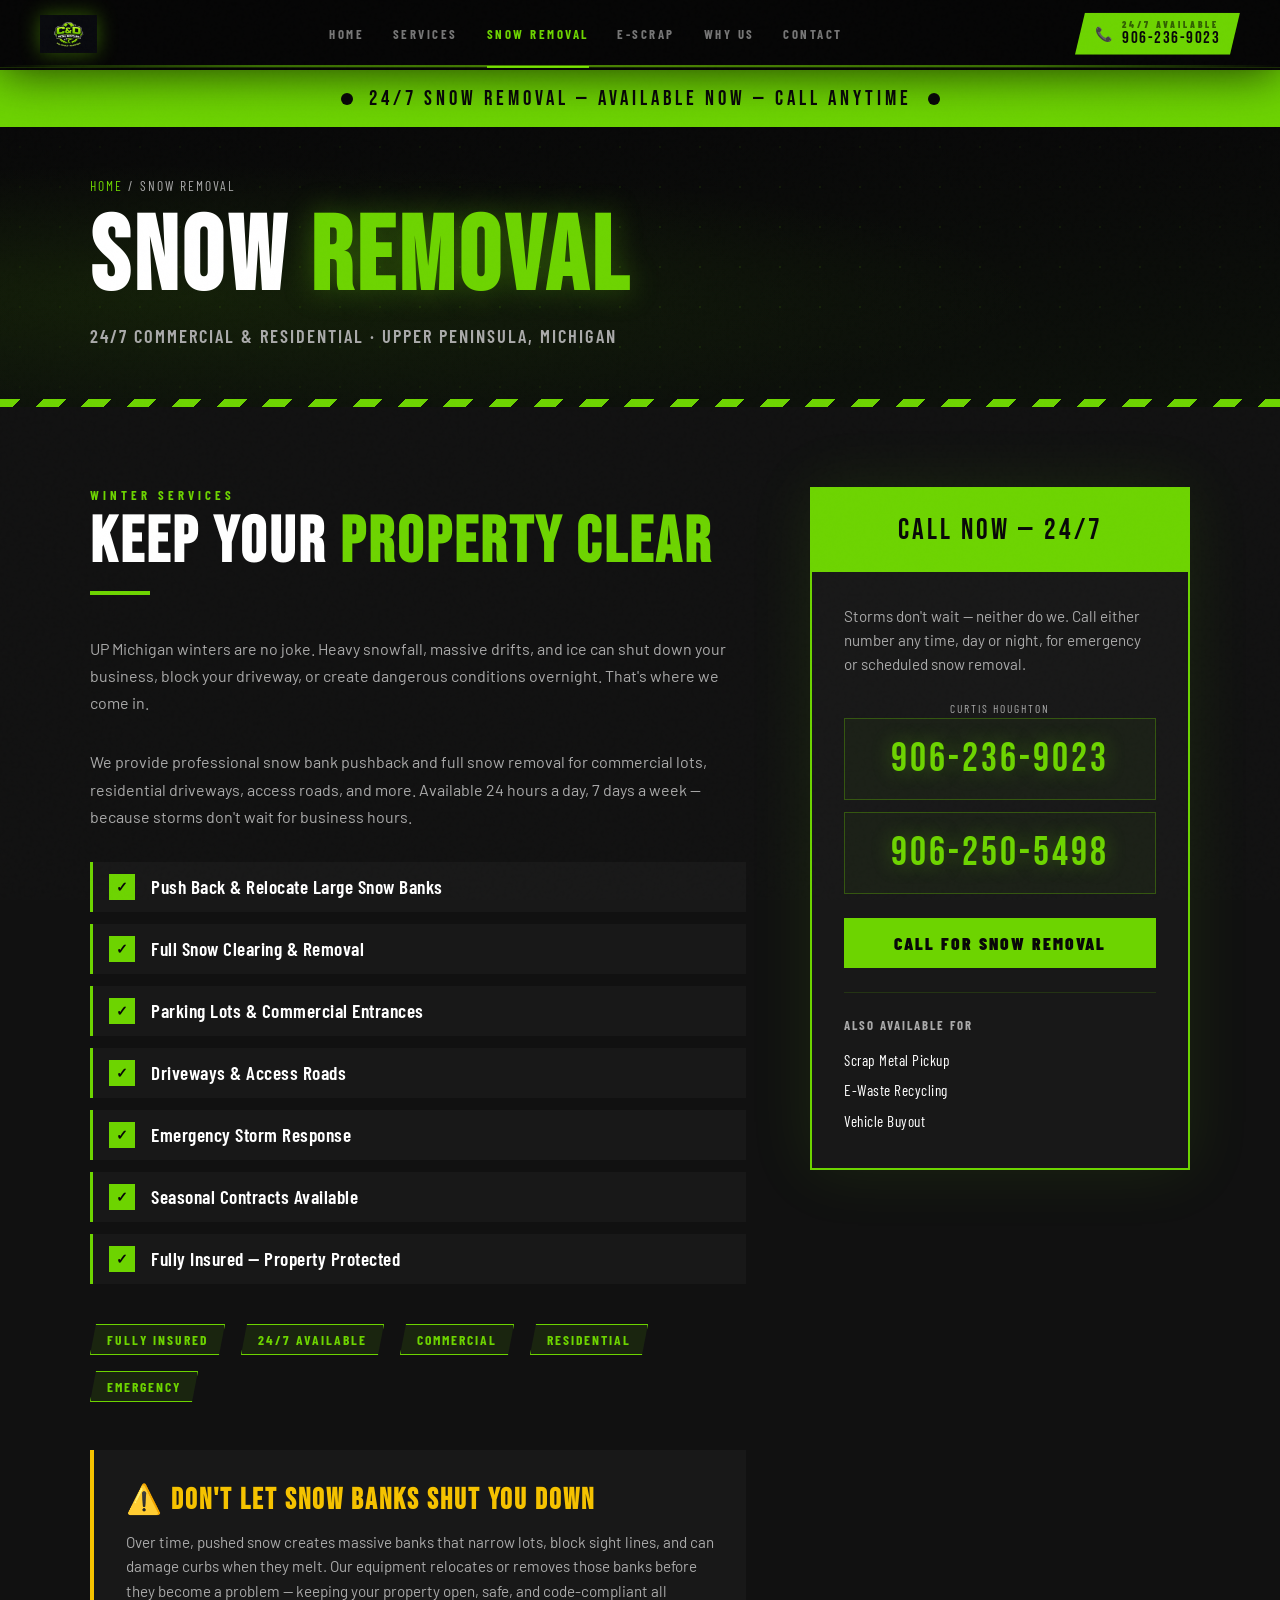
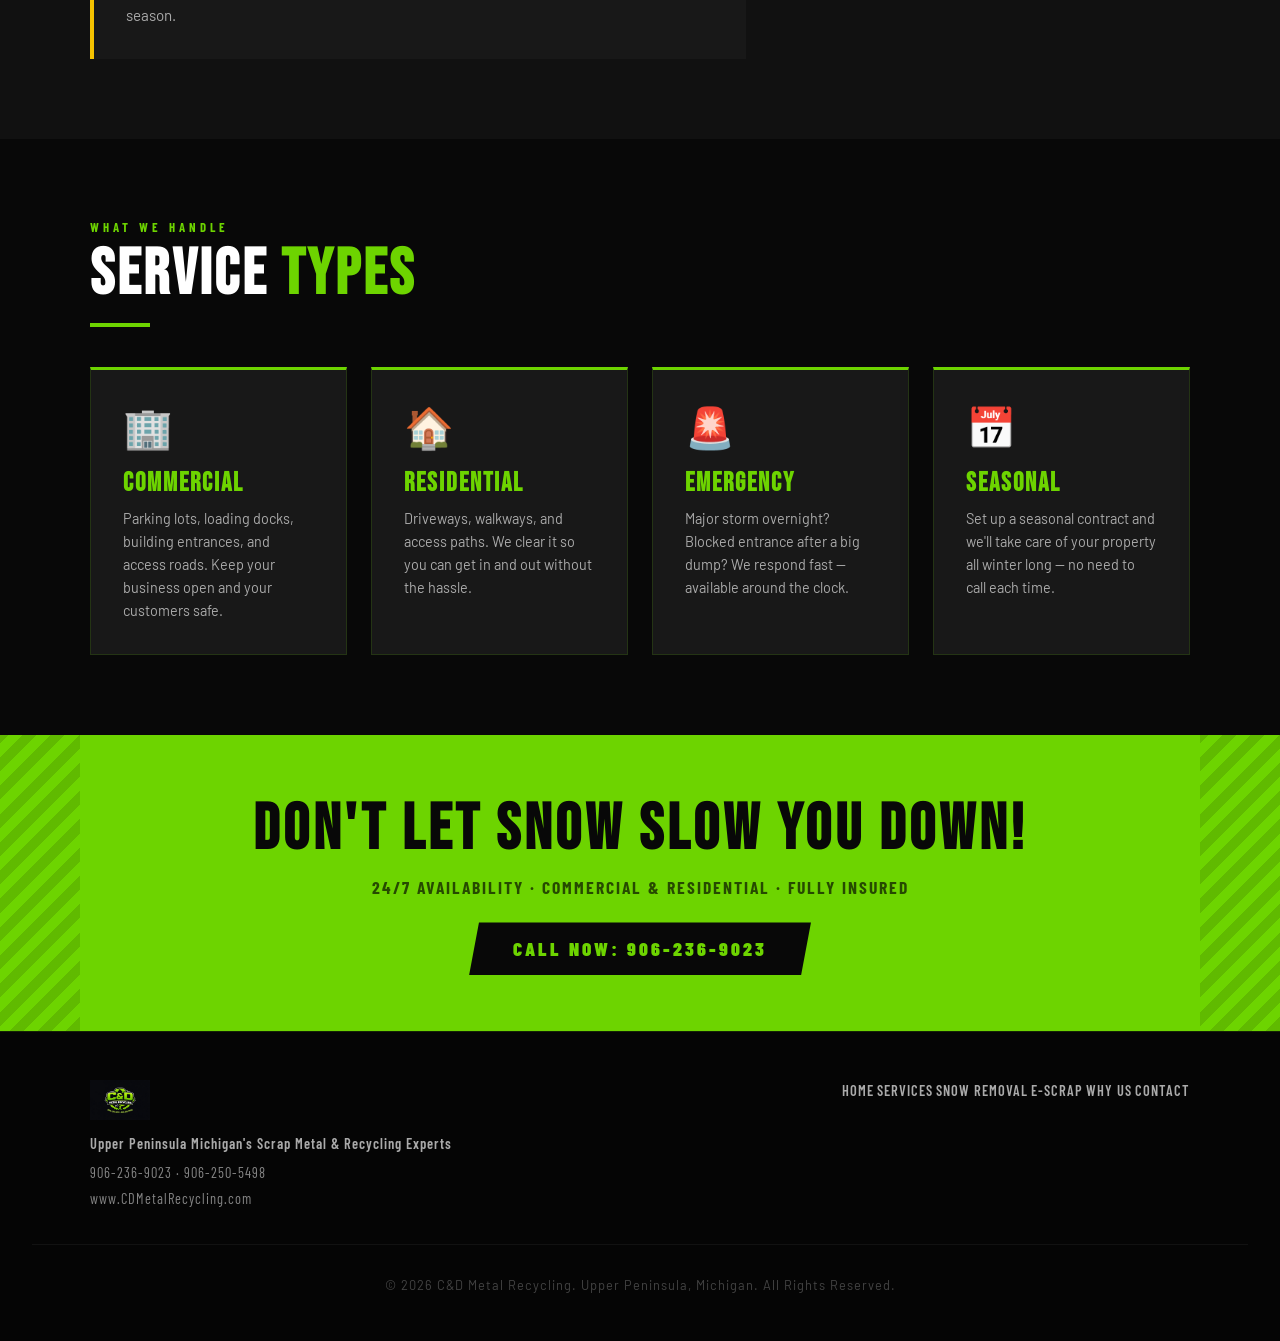
<file: snow-removal.html>
<!DOCTYPE html>
<html lang="en">
<head>
<meta charset="UTF-8">
<meta name="viewport" content="width=device-width, initial-scale=1.0">
<title>Snow Removal | C&D Metal Recycling | 24/7 Upper Peninsula, MI</title>
<meta name="description" content="24/7 snow removal in Michigan's Upper Peninsula. C&D Metal Recycling handles commercial and residential snow bank pushback, clearing, and emergency storm response.">
<meta property="og:title" content="24/7 Snow Removal | C&D Metal Recycling | UP Michigan">
<meta property="og:description" content="Available around the clock for commercial and residential snow removal in Michigan's Upper Peninsula. Emergency response, seasonal contracts.">
<meta property="og:image" content="https://wylakene-ops.github.io/cdmetalrecycling/logo.png">
<meta property="og:type" content="website">
<meta property="og:url" content="https://wylakene-ops.github.io/cdmetalrecycling/snow-removal.html">
<meta name="twitter:card" content="summary_large_image">
<meta name="twitter:title" content="C&amp;D Metal Recycling | UP Michigan">
<meta name="twitter:description" content="Top dollar paid for scrap metal &amp; vehicles. 24/7 snow removal. Serving Michigan's Upper Peninsula.">
<meta name="twitter:image" content="https://wylakene-ops.github.io/cdmetalrecycling/logo.png">
<link rel="canonical" href="https://wylakene-ops.github.io/cdmetalrecycling/snow-removal.html">
<link rel="icon" href="logo.png">
<link rel="preconnect" href="https://fonts.googleapis.com">
<link rel="preconnect" href="https://fonts.gstatic.com" crossorigin>
<link rel="stylesheet" href="https://fonts.googleapis.com/css2?family=Bebas+Neue&family=Barlow+Condensed:wght@400;600;700;900&family=Barlow:wght@400;500;600&display=swap" media="print" onload="this.media='all'">
<noscript><link rel="stylesheet" href="https://fonts.googleapis.com/css2?family=Bebas+Neue&family=Barlow+Condensed:wght@400;600;700;900&family=Barlow:wght@400;500;600&display=swap"></noscript>
<link rel="stylesheet" href="shared.css">
<noscript><style>.reveal { opacity: 1; transform: none; }</style></noscript>
<style>

 SNOW-SPECIFIC HERO */
 .page-hero { background:
 radial-gradient(ellipse at 20% 60%, rgba(109,212,0,0.08) 0%, transparent 50%),
 radial-gradient(ellipse at 80% 30%, rgba(180,220,255,0.04) 0%, transparent 50%),
 linear-gradient(180deg, #080808 0%, #0a0c0e 100%);
 }

 /* AVAILABILITY BANNER */
 .avail-banner {
 background: var(--green); padding: 1rem 2rem; text-align: center;
 font-family: 'Bebas Neue', sans-serif; font-size: 1.3rem;
 letter-spacing: 4px; color: var(--black);
 display: flex; align-items: center; justify-content: center; gap: 1rem;
 }
 .avail-dot { width: 12px; height: 12px; border-radius: 50%; background: var(--black); animation: blink 1.4s ease-in-out infinite; }
 @keyframes blink { 0%,100% { opacity: 1; } 50% { opacity: 0.3; } }

 /* MAIN LAYOUT */
 .snow-main { display: grid; grid-template-columns: 1fr 380px; gap: 4rem; align-items: start; }
 @media (max-width: 900px) { .snow-main { grid-template-columns: 1fr; } }

 /* CHECKLIST */
 .big-checklist { list-style: none; display: flex; flex-direction: column; gap: 0.75rem; margin-bottom: 2.5rem; }
 .big-checklist li {
 display: flex; align-items: center; gap: 1rem;
 font-family: 'Barlow Condensed', sans-serif; font-weight: 600;
 font-size: 1.2rem; letter-spacing: 0.5px;
 padding: 0.75rem 1rem; background: var(--dark2);
 border-left: 3px solid var(--green); transition: background 0.2s;
 }
 .big-checklist li:hover { background: var(--dark3); }
 .big-checklist li::before {
 content: '✓'; width: 26px; height: 26px; background: var(--green);
 color: var(--black); font-weight: 900; font-size: 0.85rem;
 display: flex; align-items: center; justify-content: center; flex-shrink: 0;
 }

 /* CONTACT CARD */
 .contact-card {
 background: var(--dark2); border: 2px solid var(--green);
 position: sticky; top: 90px;
 box-shadow: 0 0 60px rgba(109,212,0,0.1);
 }
 .contact-card-header {
 background: var(--green); padding: 1.5rem;
 font-family: 'Bebas Neue', sans-serif; font-size: 1.8rem;
 letter-spacing: 3px; color: var(--black); text-align: center;
 }
 .contact-card-body { padding: 2rem; }
 .contact-card-body p { color: var(--gray); line-height: 1.6; margin-bottom: 1.5rem; font-size: 0.95rem; }
 .big-phone {
 display: block; text-decoration: none; text-align: center;
 font-family: 'Bebas Neue', sans-serif; font-size: 2.5rem;
 color: var(--green); letter-spacing: 3px;
 text-shadow: 0 0 20px var(--green-glow);
 padding: 1rem; border: 1px solid rgba(109,212,0,0.3);
 margin-bottom: 0.75rem; transition: all 0.2s; background: rgba(109,212,0,0.04);
 }
 .big-phone:hover { background: var(--green); color: var(--black); text-shadow: none; }
 .contact-card .btn-primary { width: 100%; text-align: center; margin-top: 0.5rem; clip-path: none; }

 /* SERVICE TYPES */
 .service-types { display: grid; grid-template-columns: repeat(auto-fit, minmax(240px, 1fr)); gap: 1.5rem; margin-top: 2rem; }
 .type-card {
 background: var(--dark2); border: 1px solid rgba(109,212,0,0.15);
 padding: 2rem; transition: all 0.3s; border-top: 3px solid var(--green);
 }
 .type-card:hover { border-color: var(--green); transform: translateY(-4px); box-shadow: 0 12px 40px rgba(109,212,0,0.1); }
 .type-card-icon { font-size: 2.5rem; margin-bottom: 1rem; display: block; }
 .type-card h3 { font-family: 'Bebas Neue', sans-serif; font-size: 1.6rem; letter-spacing: 2px; color: var(--green); margin-bottom: 0.5rem; }
 .type-card p { font-size: 0.9rem; color: var(--gray); line-height: 1.6; }

 /* WARNING SECTION */
 .warning-section {
 background: var(--dark2); border-left: 4px solid var(--yellow);
 padding: 2rem; margin-top: 3rem;
 }
 .warning-section h3 { font-family: 'Bebas Neue', sans-serif; font-size: 1.8rem; letter-spacing: 2px; color: var(--yellow); margin-bottom: 0.75rem; }
 .warning-section p { color: var(--gray); line-height: 1.6; font-size: 0.95rem; }
</style>
</head>
<body>

<nav class="site-nav" aria-label="Primary navigation">
 <a class="nav-logo" href="index.html"><img src="logo.png" alt="C&D Metal Recycling"></a>
 <ul class="nav-links">
 <li><a href="index.html">Home</a></li>
 <li><a href="services.html">Services</a></li>
 <li><a href="snow-removal.html" class="active">Snow Removal</a></li>
 <li><a href="escrap.html">E-Scrap</a></li>
 <li><a href="why-us.html">Why Us</a></li>
 <li><a href="contact.html">Contact</a></li>
 </ul>
 <a href="tel:9062369023" class="nav-call-btn">
 <span class="nav-call-icon">📞</span>
 <span class="nav-call-text">
 <span class="nav-call-label">24/7 Available</span>
 <span class="nav-call-num">906-236-9023</span>
 </span>
 </a>
 <button class="hamburger" type="button" aria-label="Open navigation" aria-expanded="false"><span></span><span></span><span></span></button>
</nav>

<!-- AVAILABILITY BANNER -->
<div class="avail-banner" style="margin-top:70px;" aria-label="24/7 Snow Removal Available Now">
 <span class="avail-dot" aria-hidden="true"></span>
 24/7 SNOW REMOVAL — AVAILABLE NOW — CALL ANYTIME
 <span class="avail-dot" aria-hidden="true"></span>
</div>

<!-- PAGE HERO -->
<div class="page-hero" style="padding-top:50px;">
 <div class="page-hero-inner">
 <div class="breadcrumb"><a href="index.html">Home</a> / Snow Removal</div>
 <h1>SNOW <span class="green">REMOVAL</span></h1>
 <div class="page-hero-sub">24/7 Commercial &amp; Residential · Upper Peninsula, Michigan</div>
 </div>
 <div class="page-hero-stripes"></div>
</div>

<!-- MAIN CONTENT -->
<section class="content-section" style="background: var(--dark);">
 <div class="section-inner">
 <div class="snow-main">
 <div class="snow-left reveal">
 <p class="section-label">Winter Services</p>
 <h2 class="section-title">KEEP YOUR <span class="green">PROPERTY CLEAR</span></h2>
 <div class="divider"></div>
 <p style="color:var(--gray); line-height:1.7; margin-bottom:2rem; font-size:1rem;">
 UP Michigan winters are no joke. Heavy snowfall, massive drifts, and ice can shut down your business, block your driveway, or create dangerous conditions overnight. That's where we come in.
 </p>
 <p style="color:var(--gray); line-height:1.7; margin-bottom:2rem; font-size:1rem;">
 We provide professional snow bank pushback and full snow removal for commercial lots, residential driveways, access roads, and more. Available 24 hours a day, 7 days a week — because storms don't wait for business hours.
 </p>
 <ul class="big-checklist">
 <li>Push Back &amp; Relocate Large Snow Banks</li>
 <li>Full Snow Clearing &amp; Removal</li>
 <li>Parking Lots &amp; Commercial Entrances</li>
 <li>Driveways &amp; Access Roads</li>
 <li>Emergency Storm Response</li>
 <li>Seasonal Contracts Available</li>
 <li>Fully Insured — Property Protected</li>
 </ul>
 <div class="badge-row" style="margin-bottom:2.5rem;">
 <span class="badge">Fully Insured</span>
 <span class="badge">24/7 Available</span>
 <span class="badge">Commercial</span>
 <span class="badge">Residential</span>
 <span class="badge">Emergency</span>
 </div>

 <div class="warning-section">
 <h3><span aria-hidden="true">⚠️</span> DON'T LET SNOW BANKS SHUT YOU DOWN</h3>
 <p>Over time, pushed snow creates massive banks that narrow lots, block sight lines, and can damage curbs when they melt. Our equipment relocates or removes those banks before they become a problem — keeping your property open, safe, and code-compliant all season.</p>
 </div>
 </div>

 <!-- CONTACT CARD -->
 <div class="reveal">
 <div class="contact-card">
 <div class="contact-card-header">CALL NOW — 24/7</div>
 <div class="contact-card-body">
 <p>Storms don't wait — neither do we. Call either number any time, day or night, for emergency or scheduled snow removal.</p>
 <div><span style="font-family:'Barlow Condensed',sans-serif;font-size:0.72rem;letter-spacing:2px;color:var(--gray);text-transform:uppercase;display:block;text-align:center;margin-bottom:3px;">Curtis Houghton</span><a href="tel:9062369023" class="big-phone">906-236-9023</a></div>
 <a href="tel:9062505498" class="big-phone">906-250-5498</a>
 <a href="tel:9062369023" class="btn-primary" style="display:block; text-align:center; margin-top:1.5rem;">Call For Snow Removal</a>
 <div style="margin-top:1.5rem; padding-top:1.5rem; border-top:1px solid rgba(109,212,0,0.15);">
 <div style="font-family:'Barlow Condensed',sans-serif; font-weight:700; font-size:0.8rem; letter-spacing:2px; color:var(--gray); text-transform:uppercase; margin-bottom:0.75rem;">Also Available For</div>
 <div style="font-family:'Barlow Condensed',sans-serif; font-size:0.95rem; color:var(--white); line-height:2; letter-spacing:0.5px;">
 Scrap Metal Pickup<br>
 E-Waste Recycling<br>
 Vehicle Buyout
 </div>
 </div>
 </div>
 </div>
 </div>
 </div>
 </div>
</section>

<!-- SERVICE TYPES -->
<section class="content-section" style="background: var(--black);">
 <div class="section-inner">
 <div class="reveal">
 <p class="section-label">What We Handle</p>
 <h2 class="section-title">SERVICE <span class="green">TYPES</span></h2>
 <div class="divider"></div>
 </div>
 <div class="service-types reveal">
 <div class="type-card">
 <span class="type-card-icon" aria-hidden="true">🏢</span>
 <h3>Commercial</h3>
 <p>Parking lots, loading docks, building entrances, and access roads. Keep your business open and your customers safe.</p>
 </div>
 <div class="type-card">
 <span class="type-card-icon" aria-hidden="true">🏠</span>
 <h3>Residential</h3>
 <p>Driveways, walkways, and access paths. We clear it so you can get in and out without the hassle.</p>
 </div>
 <div class="type-card">
 <span class="type-card-icon" aria-hidden="true">🚨</span>
 <h3>Emergency</h3>
 <p>Major storm overnight? Blocked entrance after a big dump? We respond fast — available around the clock.</p>
 </div>
 <div class="type-card">
 <span class="type-card-icon" aria-hidden="true">📅</span>
 <h3>Seasonal</h3>
 <p>Set up a seasonal contract and we'll take care of your property all winter long — no need to call each time.</p>
 </div>
 </div>
 </div>
</section>

<!-- CTA -->
<div class="cta-band">
 <h2>DON'T LET SNOW SLOW YOU DOWN!</h2>
 <p>24/7 Availability · Commercial &amp; Residential · Fully Insured</p>
 <a href="tel:9062369023" class="btn-dark">Call Now: 906-236-9023</a>
</div>

<footer>
 <div class="footer-inner">
 <div>
 <div class="footer-logo"><img src="logo.png" alt="C&amp;D Metal Recycling" width="40" height="40"></div>
 <div class="footer-tagline">Upper Peninsula Michigan's Scrap Metal &amp; Recycling Experts</div>
 <div class="footer-contact-small">
 <a href="tel:9062369023" style="color:inherit;text-decoration:none;">906-236-9023</a> · <a href="tel:9062505498" style="color:inherit;text-decoration:none;">906-250-5498</a><br>
 www.CDMetalRecycling.com
 </div>
 </div>
 <nav class="footer-nav" aria-label="Footer navigation">
 <a href="index.html">Home</a>
 <a href="services.html">Services</a>
 <a href="snow-removal.html">Snow Removal</a>
 <a href="escrap.html">E-Scrap</a>
 <a href="why-us.html">Why Us</a>
 <a href="contact.html">Contact</a>
 </nav>
 </div>
 <div class="footer-copy">© <script>document.write(new Date().getFullYear())</script> C&amp;D Metal Recycling. Upper Peninsula, Michigan. All Rights Reserved.</div>
</footer>

<script>
 const observer = new IntersectionObserver(entries => entries.forEach(e => { if (e.isIntersecting) e.target.classList.add('visible'); }), { threshold: 0.1 });
 document.querySelectorAll('.reveal').forEach(r => observer.observe(r));

 const hamburger = document.querySelector('.hamburger');
 const navLinks = document.querySelector('.nav-links');

 function closeMenu() {
   hamburger.classList.remove('open');
   navLinks.classList.remove('open');
   hamburger.setAttribute('aria-expanded', 'false');
 }

 hamburger.addEventListener('click', () => {
   const isOpen = hamburger.classList.toggle('open');
   navLinks.classList.toggle('open', isOpen);
   hamburger.setAttribute('aria-expanded', String(isOpen));
 });

 navLinks.querySelectorAll('a').forEach(link => link.addEventListener('click', closeMenu));

 window.addEventListener('keydown', (event) => {
   if (event.key === 'Escape') closeMenu();
 });
</script>
</body>
</html>
</file>
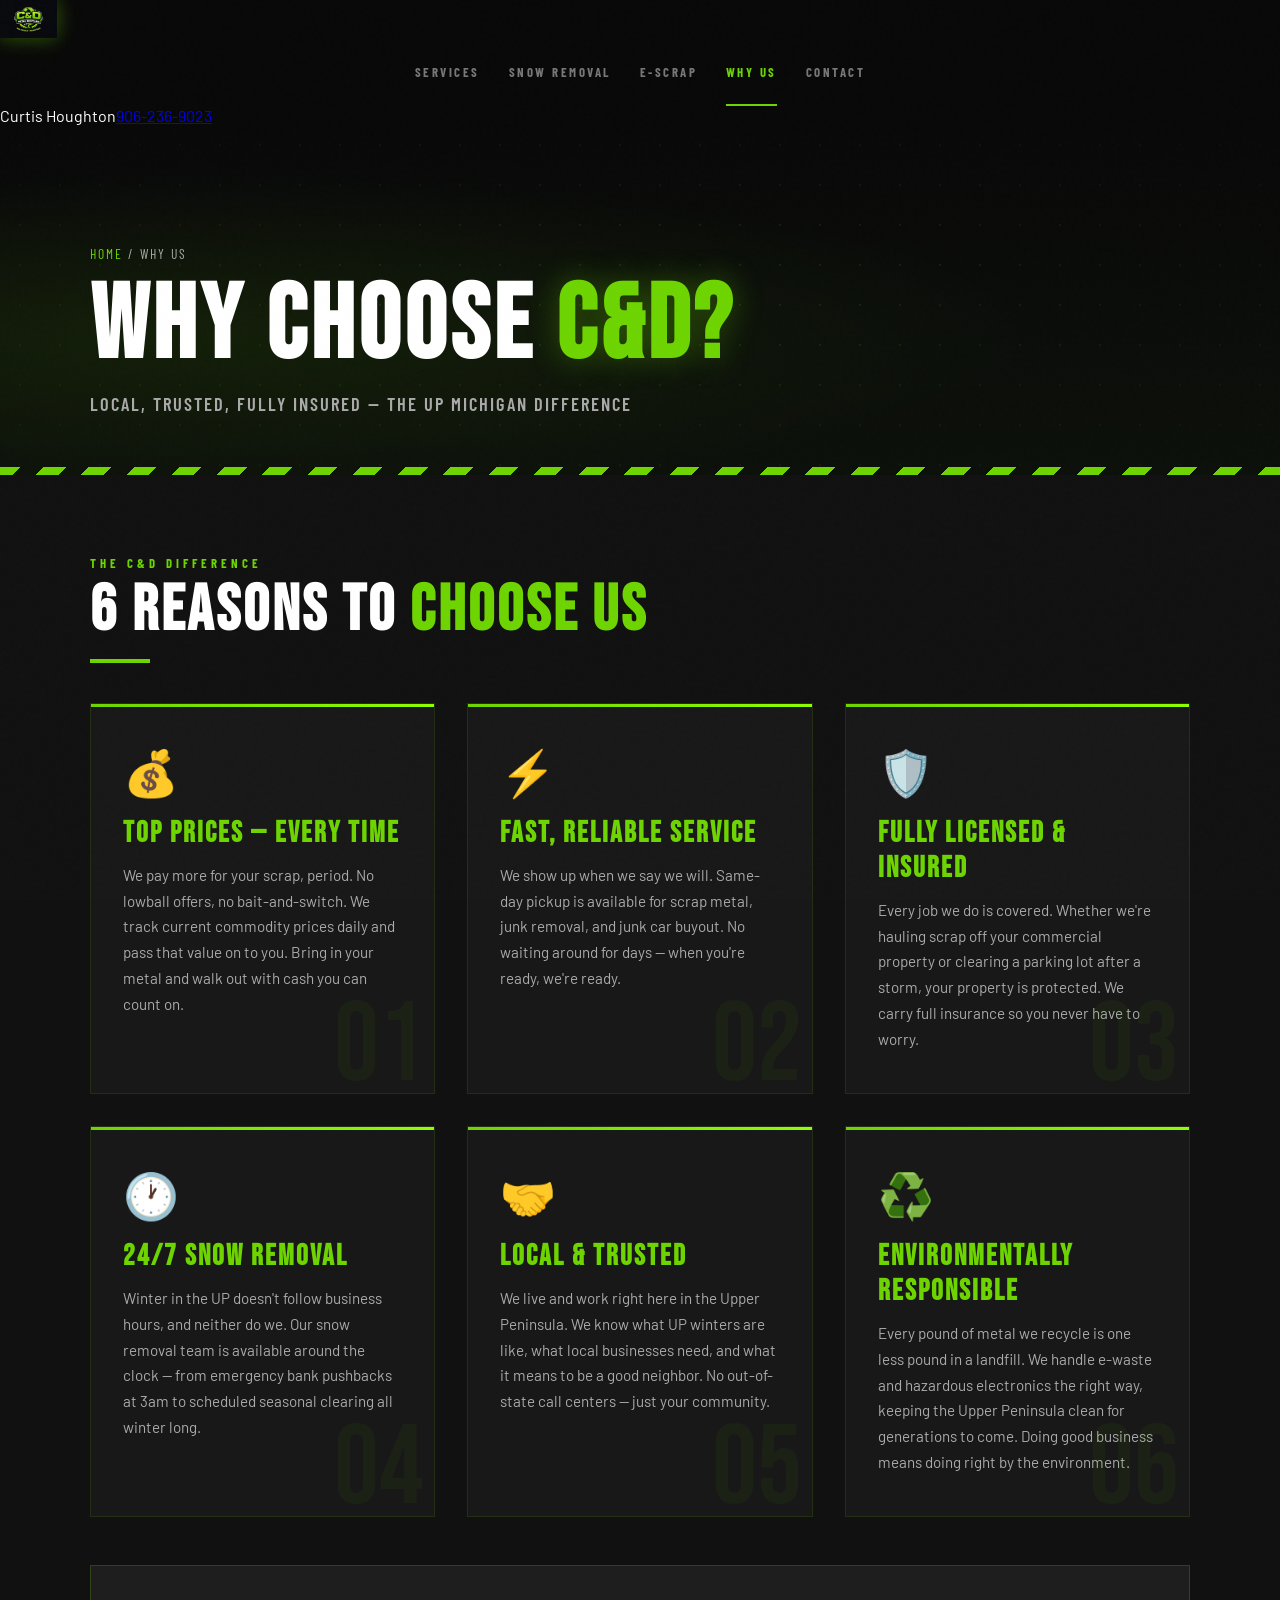
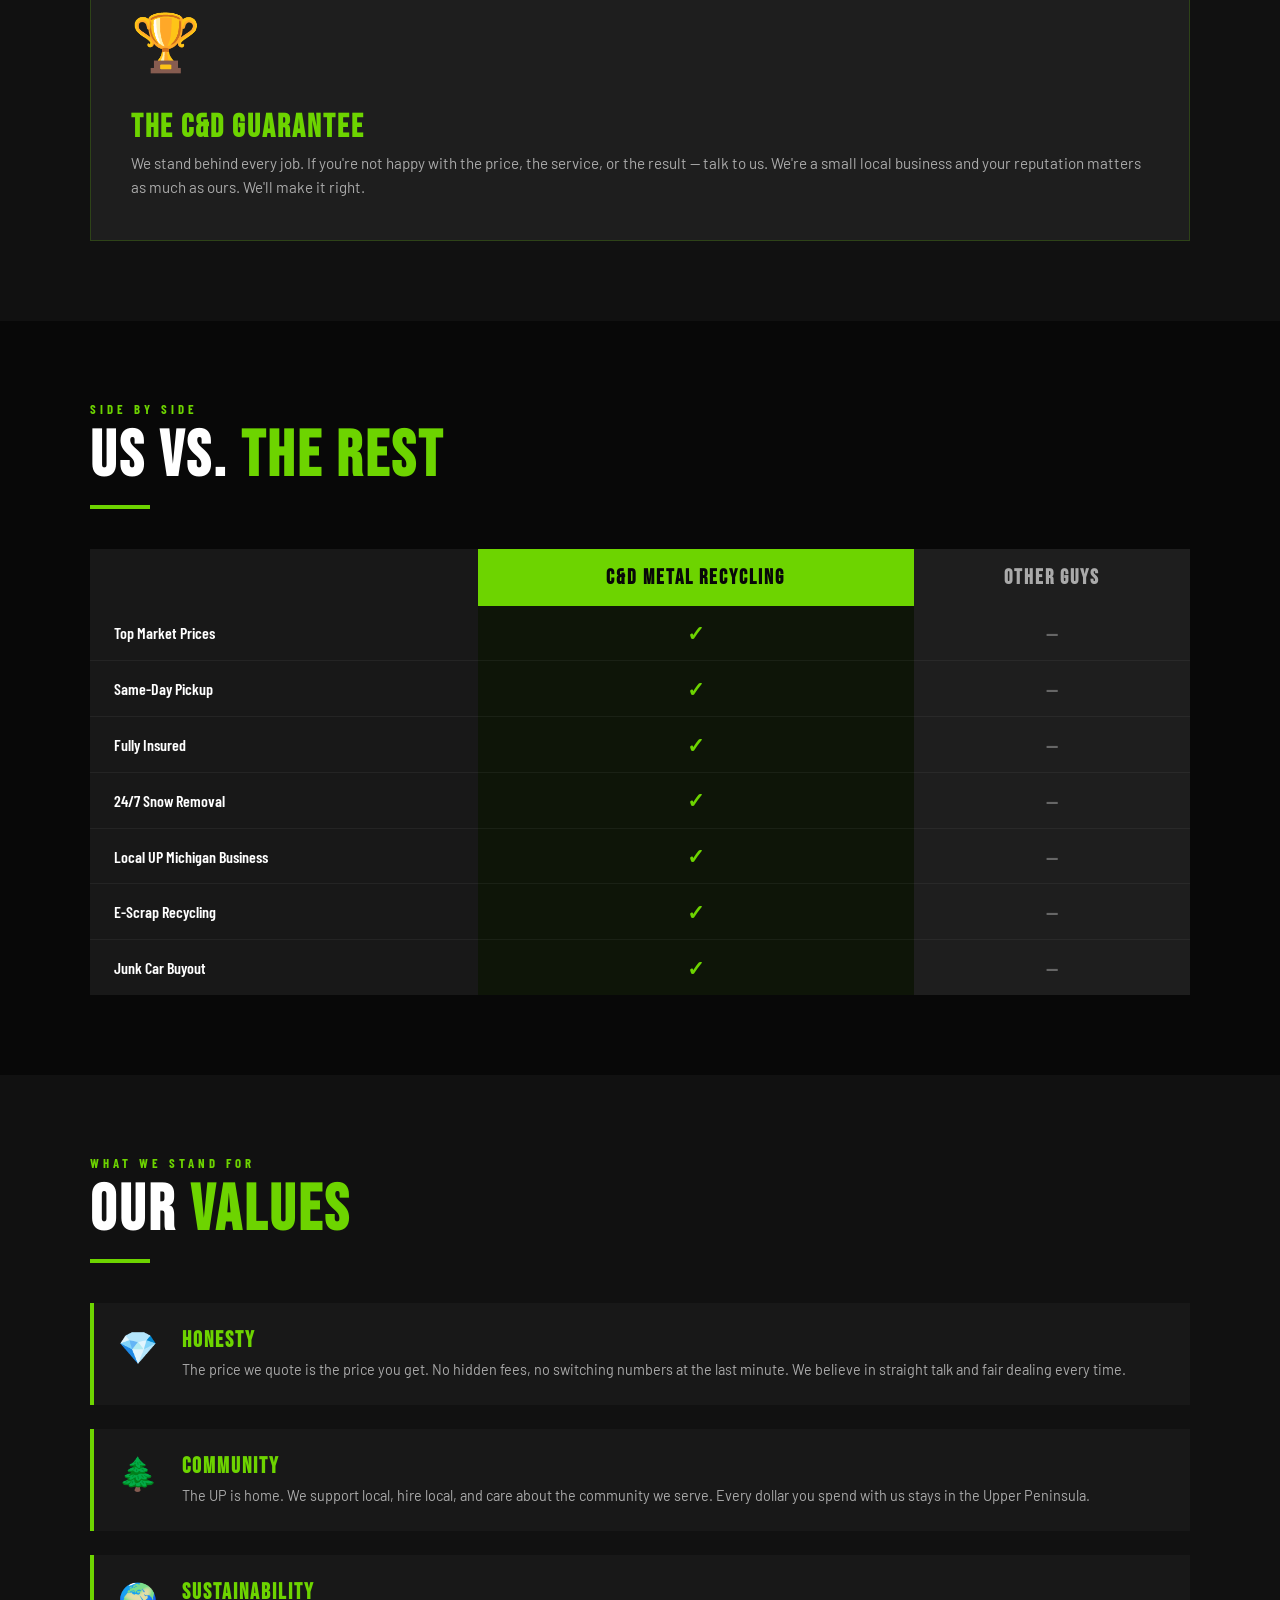
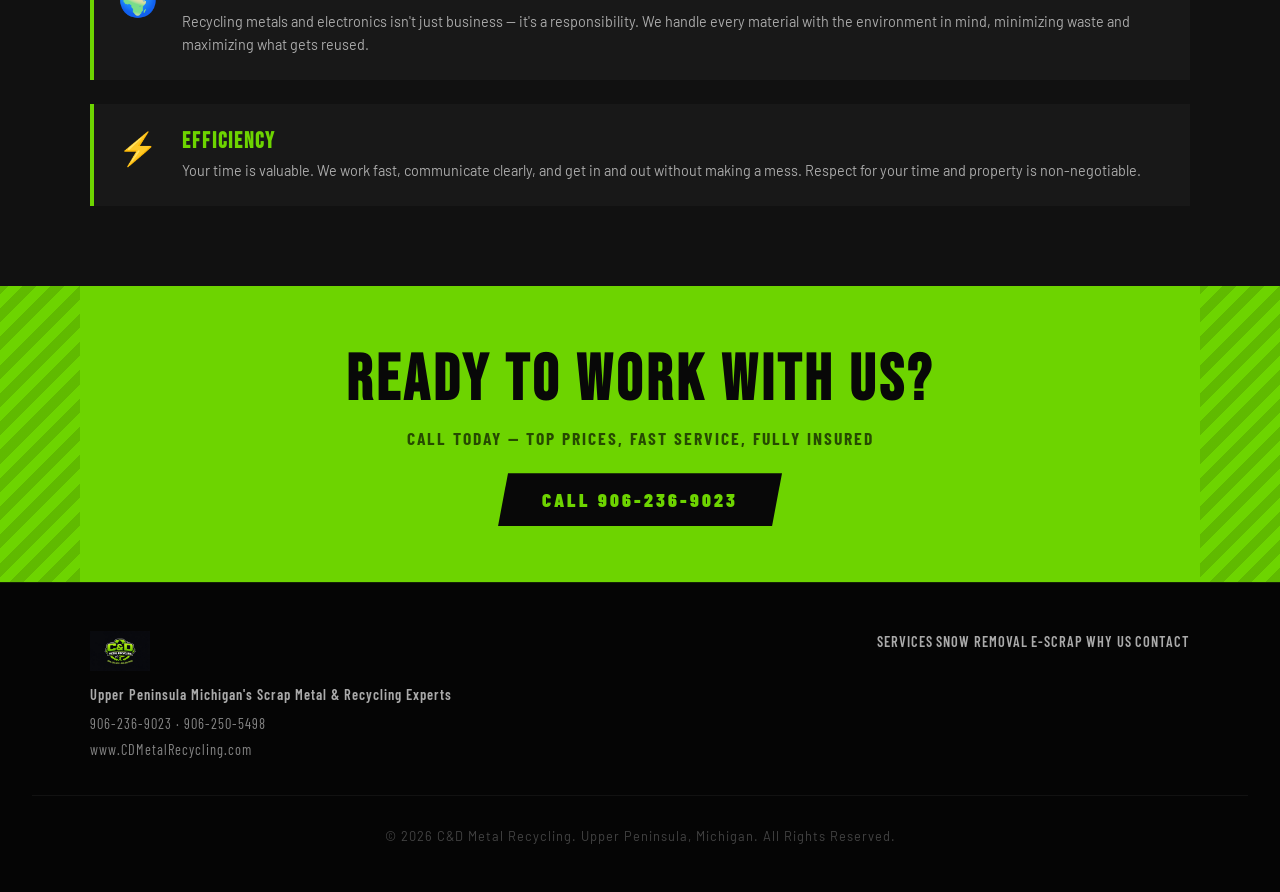
<file: why-us (1).html>
<!DOCTYPE html>
<html lang="en">
<head>
<meta charset="UTF-8">
<meta name="viewport" content="width=device-width, initial-scale=1.0">
<title>Why Choose Us | C&D Metal Recycling | Upper Peninsula, MI</title>
<meta name="description" content="Why choose C&D Metal Recycling? Top prices, same-day pickup, fully insured, 24/7 snow removal, and local Upper Peninsula service. No middlemen, no lowball offers.">
<meta property="og:title" content="Why Choose C&D Metal Recycling | UP Michigan">
<meta property="og:description" content="Top prices, same-day service, fully insured, 24/7 snow removal. Local UP Michigan business — no out-of-state call centers.">
<meta property="og:image" content="logo.png">
<meta property="og:type" content="website">
<link rel="canonical" href="https://www.cdmetalrecycling.com/why-us.html">
<link rel="icon" href="logo.png">
<link rel="preconnect" href="https://fonts.googleapis.com">
<link rel="preconnect" href="https://fonts.gstatic.com" crossorigin>
<link rel="stylesheet" href="https://fonts.googleapis.com/css2?family=Bebas+Neue&family=Barlow+Condensed:wght@400;600;700;900&family=Barlow:wght@400;500;600&display=swap" media="print" onload="this.media='all'">
<noscript><link rel="stylesheet" href="https://fonts.googleapis.com/css2?family=Bebas+Neue&family=Barlow+Condensed:wght@400;600;700;900&family=Barlow:wght@400;500;600&display=swap"></noscript>
<link rel="stylesheet" href="shared.css">
<noscript><style>.reveal { opacity: 1; transform: none; }</style></noscript>
<style>
  /* REASONS GRID */
  .reasons-grid { display: grid; grid-template-columns: repeat(auto-fit, minmax(300px, 1fr)); gap: 2rem; }
  .reason-card {
    background: var(--dark2); padding: 2.5rem 2rem;
    border: 1px solid rgba(109,212,0,0.12); position: relative; overflow: hidden;
    transition: all 0.3s;
  }
  .reason-card::before {
    content: ''; position: absolute; top: 0; left: 0; right: 0; height: 3px;
    background: linear-gradient(90deg, var(--green), var(--green-bright));
  }
  .reason-card::after {
    content: attr(data-num); position: absolute; bottom: -10px; right: 10px;
    font-family: 'Bebas Neue', sans-serif; font-size: 7rem; color: rgba(109,212,0,0.05);
    line-height: 1; pointer-events: none;
  }
  .reason-card:hover { border-color: rgba(109,212,0,0.35); transform: translateY(-5px); box-shadow: 0 16px 50px rgba(109,212,0,0.1); }
  .reason-icon { font-size: 2.8rem; display: block; margin-bottom: 1rem; }
  .reason-card h3 { font-family: 'Bebas Neue', sans-serif; font-size: 1.8rem; letter-spacing: 2px; color: var(--green); margin-bottom: 0.75rem; }
  .reason-card p { color: var(--gray); font-size: 0.95rem; line-height: 1.7; }

  /* GUARANTEE STRIP */
  .guarantee-strip {
    background: var(--dark3); border: 1px solid rgba(109,212,0,0.2);
    padding: 2.5rem; display: flex; align-items: center; gap: 2rem; flex-wrap: wrap;
    margin-top: 3rem;
  }
  .guarantee-strip .g-icon { font-size: 3.5rem; flex-shrink: 0; }
  .guarantee-strip h3 { font-family: 'Bebas Neue', sans-serif; font-size: 2rem; letter-spacing: 2px; color: var(--green); margin-bottom: 0.25rem; }
  .guarantee-strip p { color: var(--gray); font-size: 0.95rem; line-height: 1.6; }

  /* COMPARISON TABLE */
  .compare-wrap { overflow-x: auto; margin-top: 2rem; }
  .compare-table { width: 100%; border-collapse: collapse; min-width: 500px; }
  .compare-table th {
    font-family: 'Bebas Neue', sans-serif; font-size: 1.3rem; letter-spacing: 2px;
    padding: 1rem 1.5rem; text-align: left;
  }
  .compare-table th:first-child { background: var(--dark2); color: var(--gray); }
  .compare-table th.us { background: var(--green); color: var(--black); text-align: center; }
  .compare-table th.them { background: var(--dark3); color: var(--gray); text-align: center; }
  .compare-table td {
    padding: 0.9rem 1.5rem; border-bottom: 1px solid rgba(255,255,255,0.05);
    font-family: 'Barlow Condensed', sans-serif; font-weight: 600; font-size: 1rem;
  }
  .compare-table td:first-child { background: var(--dark2); color: var(--white); }
  .compare-table td.us-col { background: rgba(109,212,0,0.06); text-align: center; color: var(--green); font-size: 1.3rem; }
  .compare-table td.them-col { background: var(--dark3); text-align: center; color: #666; font-size: 1.3rem; }
  .compare-table tr:last-child td { border-bottom: none; }

  /* VALUES SECTION */
  .values-list { display: flex; flex-direction: column; gap: 1.5rem; margin-top: 2rem; }
  .value-item {
    display: flex; gap: 1.5rem; align-items: flex-start;
    padding: 1.5rem; background: var(--dark2); border-left: 4px solid var(--green);
    transition: all 0.25s;
  }
  .value-item:hover { background: var(--dark3); }
  .value-icon { font-size: 2rem; flex-shrink: 0; }
  .value-item h4 { font-family: 'Bebas Neue', sans-serif; font-size: 1.4rem; letter-spacing: 2px; color: var(--green); margin-bottom: 0.25rem; }
  .value-item p { color: var(--gray); font-size: 0.9rem; line-height: 1.6; }
</style>
</head>
<body>

<nav>
  <a class="nav-logo" href="index.html"><img src="logo.png" alt="C&D Metal Recycling"></a>
  <ul class="nav-links">
    <li><a href="services.html">Services</a></li>
    <li><a href="snow-removal.html">Snow Removal</a></li>
    <li><a href="escrap.html">E-Scrap</a></li>
    <li><a href="why-us.html" class="active">Why Us</a></li>
    <li><a href="contact.html">Contact</a></li>
  </ul>
  <div class="nav-contact-block"><div class="nav-contact-inner"><span class="nav-contact-name">Curtis Houghton</span><a href="tel:9062369023" class="nav-phone">906-236-9023</a></div></div>
  <div class="hamburger"><span></span><span></span><span></span></div>
</nav>

<!-- PAGE HERO -->
<div class="page-hero">
  <div class="page-hero-inner">
    <div class="breadcrumb"><a href="index.html">Home</a> / Why Us</div>
    <h1>WHY CHOOSE <span class="green">C&amp;D?</span></h1>
    <div class="page-hero-sub">Local, trusted, fully insured — the UP Michigan difference</div>
  </div>
  <div class="page-hero-stripes"></div>
</div>

<!-- REASONS -->
<section class="content-section" style="background: var(--dark);">
  <div class="section-inner">
    <div class="reveal">
      <p class="section-label">The C&amp;D Difference</p>
      <h2 class="section-title">6 REASONS TO <span class="green">CHOOSE US</span></h2>
      <div class="divider"></div>
    </div>
    <div class="reasons-grid reveal">
      <div class="reason-card" data-num="01">
        <span class="reason-icon" aria-hidden="true">💰</span>
        <h3>Top Prices — Every Time</h3>
        <p>We pay more for your scrap, period. No lowball offers, no bait-and-switch. We track current commodity prices daily and pass that value on to you. Bring in your metal and walk out with cash you can count on.</p>
      </div>
      <div class="reason-card" data-num="02">
        <span class="reason-icon" aria-hidden="true">⚡</span>
        <h3>Fast, Reliable Service</h3>
        <p>We show up when we say we will. Same-day pickup is available for scrap metal, junk removal, and junk car buyout. No waiting around for days — when you're ready, we're ready.</p>
      </div>
      <div class="reason-card" data-num="03">
        <span class="reason-icon" aria-hidden="true">🛡️</span>
        <h3>Fully Licensed &amp; Insured</h3>
        <p>Every job we do is covered. Whether we're hauling scrap off your commercial property or clearing a parking lot after a storm, your property is protected. We carry full insurance so you never have to worry.</p>
      </div>
      <div class="reason-card" data-num="04">
        <span class="reason-icon" aria-hidden="true">🕐</span>
        <h3>24/7 Snow Removal</h3>
        <p>Winter in the UP doesn't follow business hours, and neither do we. Our snow removal team is available around the clock — from emergency bank pushbacks at 3am to scheduled seasonal clearing all winter long.</p>
      </div>
      <div class="reason-card" data-num="05">
        <span class="reason-icon" aria-hidden="true">🤝</span>
        <h3>Local &amp; Trusted</h3>
        <p>We live and work right here in the Upper Peninsula. We know what UP winters are like, what local businesses need, and what it means to be a good neighbor. No out-of-state call centers — just your community.</p>
      </div>
      <div class="reason-card" data-num="06">
        <span class="reason-icon" aria-hidden="true">♻️</span>
        <h3>Environmentally Responsible</h3>
        <p>Every pound of metal we recycle is one less pound in a landfill. We handle e-waste and hazardous electronics the right way, keeping the Upper Peninsula clean for generations to come. Doing good business means doing right by the environment.</p>
      </div>
    </div>

    <!-- GUARANTEE -->
    <div class="guarantee-strip reveal">
      <span class="g-icon" aria-hidden="true">🏆</span>
      <div>
        <h3>THE C&amp;D GUARANTEE</h3>
        <p>We stand behind every job. If you're not happy with the price, the service, or the result — talk to us. We're a small local business and your reputation matters as much as ours. We'll make it right.</p>
      </div>
    </div>
  </div>
</section>

<!-- COMPARISON TABLE -->
<section class="content-section" style="background: var(--black);">
  <div class="section-inner">
    <div class="reveal">
      <p class="section-label">Side by Side</p>
      <h2 class="section-title">US VS. <span class="green">THE REST</span></h2>
      <div class="divider"></div>
    </div>
    <div class="compare-wrap reveal">
      <table class="compare-table">
        <thead>
          <tr>
            <th></th>
            <th class="us">C&amp;D Metal Recycling</th>
            <th class="them">Other Guys</th>
          </tr>
        </thead>
        <tbody>
          <tr><td>Top Market Prices</td><td class="us-col">✓</td><td class="them-col">—</td></tr>
          <tr><td>Same-Day Pickup</td><td class="us-col">✓</td><td class="them-col">—</td></tr>
          <tr><td>Fully Insured</td><td class="us-col">✓</td><td class="them-col">—</td></tr>
          <tr><td>24/7 Snow Removal</td><td class="us-col">✓</td><td class="them-col">—</td></tr>
          <tr><td>Local UP Michigan Business</td><td class="us-col">✓</td><td class="them-col">—</td></tr>
          <tr><td>E-Scrap Recycling</td><td class="us-col">✓</td><td class="them-col">—</td></tr>
          <tr><td>Junk Car Buyout</td><td class="us-col">✓</td><td class="them-col">—</td></tr>
        </tbody>
      </table>
    </div>
  </div>
</section>

<!-- OUR VALUES -->
<section class="content-section" style="background: var(--dark);">
  <div class="section-inner">
    <div class="reveal">
      <p class="section-label">What We Stand For</p>
      <h2 class="section-title">OUR <span class="green">VALUES</span></h2>
      <div class="divider"></div>
    </div>
    <div class="values-list reveal">
      <div class="value-item">
        <span class="value-icon" aria-hidden="true">💎</span>
        <div>
          <h4>Honesty</h4>
          <p>The price we quote is the price you get. No hidden fees, no switching numbers at the last minute. We believe in straight talk and fair dealing every time.</p>
        </div>
      </div>
      <div class="value-item">
        <span class="value-icon" aria-hidden="true">🌲</span>
        <div>
          <h4>Community</h4>
          <p>The UP is home. We support local, hire local, and care about the community we serve. Every dollar you spend with us stays in the Upper Peninsula.</p>
        </div>
      </div>
      <div class="value-item">
        <span class="value-icon" aria-hidden="true">🌍</span>
        <div>
          <h4>Sustainability</h4>
          <p>Recycling metals and electronics isn't just business — it's a responsibility. We handle every material with the environment in mind, minimizing waste and maximizing what gets reused.</p>
        </div>
      </div>
      <div class="value-item">
        <span class="value-icon" aria-hidden="true">⚡</span>
        <div>
          <h4>Efficiency</h4>
          <p>Your time is valuable. We work fast, communicate clearly, and get in and out without making a mess. Respect for your time and property is non-negotiable.</p>
        </div>
      </div>
    </div>
  </div>
</section>

<!-- CTA -->
<div class="cta-band">
  <h2>READY TO WORK WITH US?</h2>
  <p>Call today — top prices, fast service, fully insured</p>
  <a href="tel:9062369023" class="btn-dark">Call 906-236-9023</a>
</div>

<footer>
  <div class="footer-inner">
    <div>
      <div class="footer-logo"><img src="logo.png" alt="C&D Metal Recycling"></div>
      <div class="footer-tagline">Upper Peninsula Michigan's Scrap Metal &amp; Recycling Experts</div>
      <div class="footer-contact-small">906-236-9023 · 906-250-5498<br>www.CDMetalRecycling.com</div>
    </div>
    <nav class="footer-nav">
      <a href="services.html">Services</a>
      <a href="snow-removal.html">Snow Removal</a>
      <a href="escrap.html">E-Scrap</a>
      <a href="why-us.html">Why Us</a>
      <a href="contact.html">Contact</a>
    </nav>
  </div>
  <div class="footer-copy">© <script>document.write(new Date().getFullYear())</script> C&amp;D Metal Recycling. Upper Peninsula, Michigan. All Rights Reserved.</div>
</footer>

<script>
  const observer = new IntersectionObserver(entries => entries.forEach(e => { if (e.isIntersecting) e.target.classList.add('visible'); }), { threshold: 0.1 });
  document.querySelectorAll('.reveal').forEach(r => observer.observe(r));
  const hamburger = document.querySelector('.hamburger');
  const navLinks = document.querySelector('.nav-links');
  hamburger.addEventListener('click', () => { hamburger.classList.toggle('open'); navLinks.classList.toggle('open'); });
  navLinks.querySelectorAll('a').forEach(l => l.addEventListener('click', () => { hamburger.classList.remove('open'); navLinks.classList.remove('open'); }));
</script>
</body>
</html>
</file>
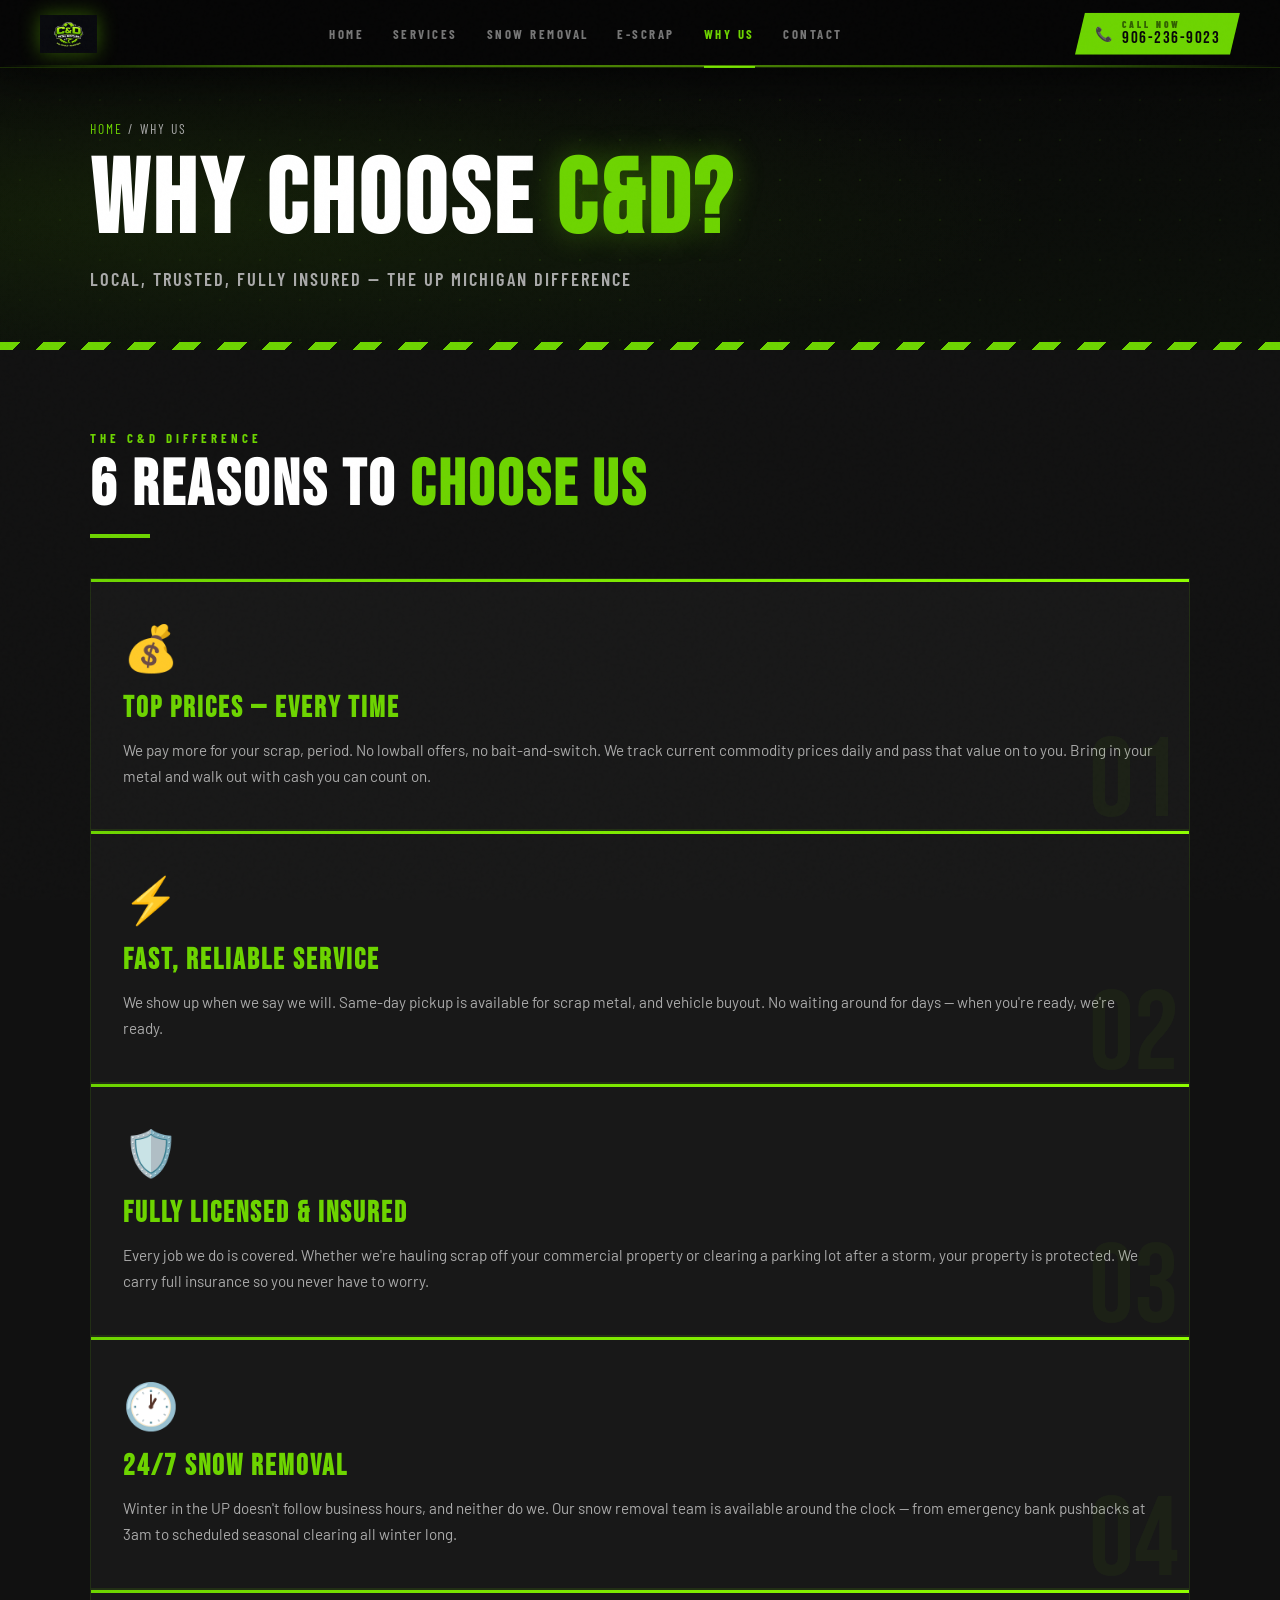
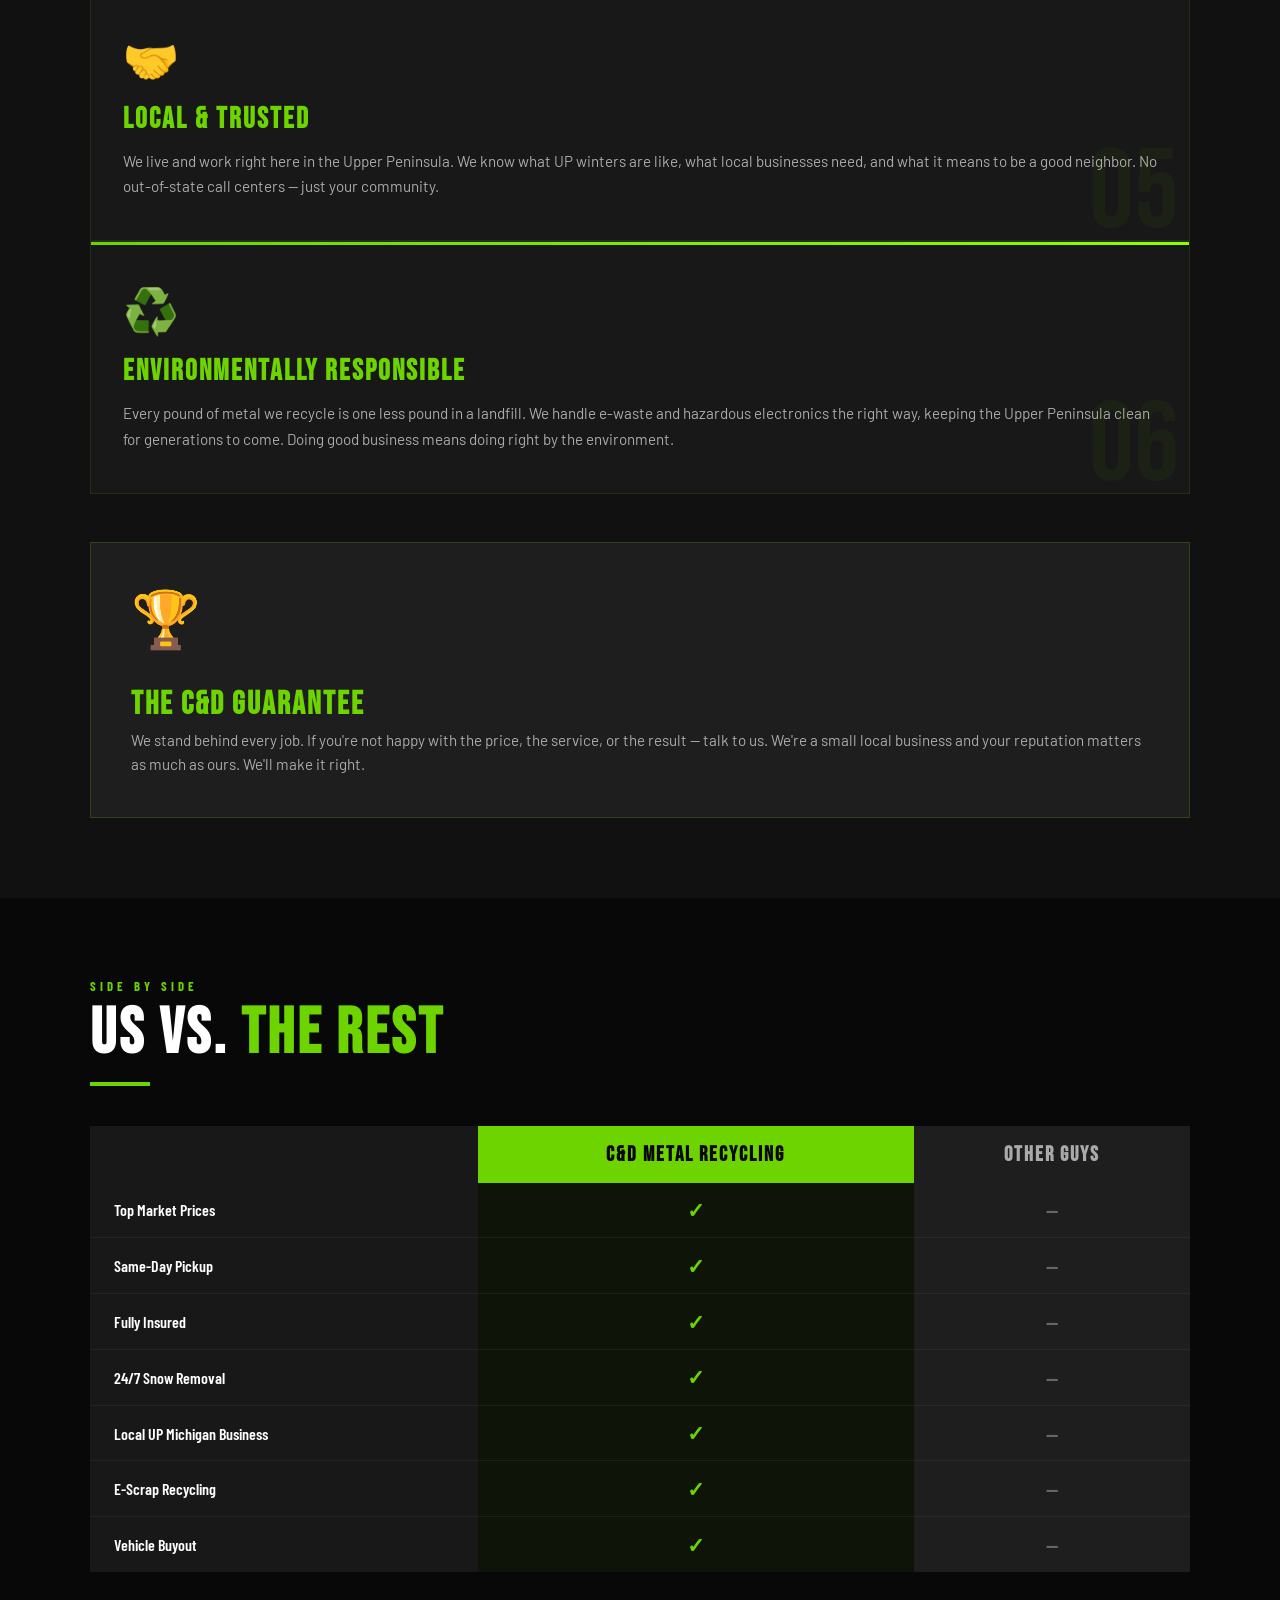
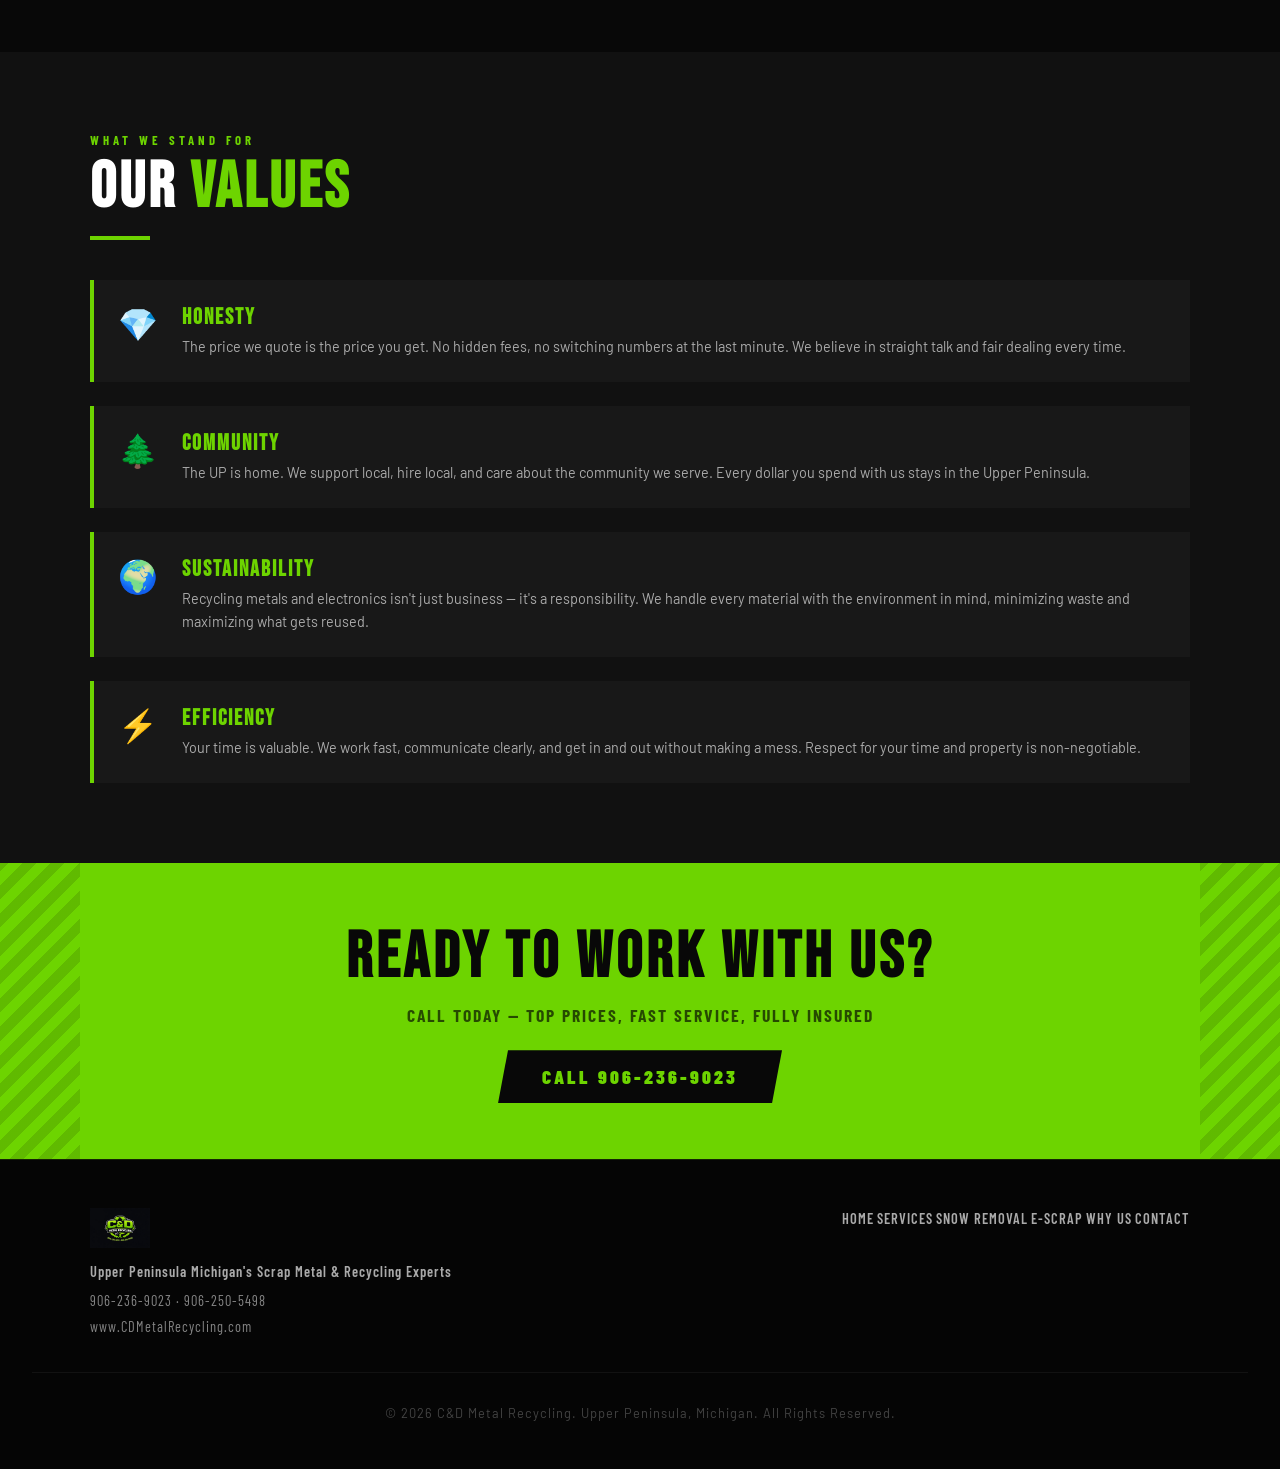
<file: why-us.html>
<!DOCTYPE html>
<html lang="en">
<head>
<meta charset="UTF-8">
<meta name="viewport" content="width=device-width, initial-scale=1.0">
<title>Why Choose Us | C&D Metal Recycling | Upper Peninsula, MI</title>
<meta name="description" content="Why choose C&D Metal Recycling? Top prices, same-day pickup, fully insured, 24/7 snow removal, and local Upper Peninsula service. No middlemen, no lowball offers.">
<meta property="og:title" content="Why Choose C&D Metal Recycling | UP Michigan">
<meta property="og:description" content="Top prices, same-day service, fully insured, 24/7 snow removal. Local UP Michigan business — no out-of-state call centers.">
<meta property="og:image" content="https://wylakene-ops.github.io/cdmetalrecycling/logo.png">
<meta property="og:type" content="website">
<meta property="og:url" content="https://wylakene-ops.github.io/cdmetalrecycling/why-us.html">
<meta name="twitter:card" content="summary_large_image">
<meta name="twitter:title" content="C&amp;D Metal Recycling | UP Michigan">
<meta name="twitter:description" content="Top dollar paid for scrap metal &amp; vehicles. 24/7 snow removal. Serving Michigan's Upper Peninsula.">
<meta name="twitter:image" content="https://wylakene-ops.github.io/cdmetalrecycling/logo.png">
<link rel="canonical" href="https://wylakene-ops.github.io/cdmetalrecycling/why-us.html">
<link rel="icon" href="logo.png">
<link rel="preconnect" href="https://fonts.googleapis.com">
<link rel="preconnect" href="https://fonts.gstatic.com" crossorigin>
<link rel="stylesheet" href="https://fonts.googleapis.com/css2?family=Bebas+Neue&family=Barlow+Condensed:wght@400;600;700;900&family=Barlow:wght@400;500;600&display=swap" media="print" onload="this.media='all'">
<noscript><link rel="stylesheet" href="https://fonts.googleapis.com/css2?family=Bebas+Neue&family=Barlow+Condensed:wght@400;600;700;900&family=Barlow:wght@400;500;600&display=swap"></noscript>
<link rel="stylesheet" href="shared.css">
<noscript><style>.reveal { opacity: 1; transform: none; }</style></noscript>
<style>

 REASONS GRID */
 .reasons-grid { display: grid; grid-template-columns: repeat(auto-fit, minmax(300px, 1fr)); gap: 2rem; }
 .reason-card {
 background: var(--dark2); padding: 2.5rem 2rem;
 border: 1px solid rgba(109,212,0,0.12); position: relative; overflow: hidden;
 transition: all 0.3s;
 }
 .reason-card::before {
 content: ''; position: absolute; top: 0; left: 0; right: 0; height: 3px;
 background: linear-gradient(90deg, var(--green), var(--green-bright));
 }
 .reason-card::after {
 content: attr(data-num); position: absolute; bottom: -10px; right: 10px;
 font-family: 'Bebas Neue', sans-serif; font-size: 7rem; color: rgba(109,212,0,0.05);
 line-height: 1; pointer-events: none;
 }
 .reason-card:hover { border-color: rgba(109,212,0,0.35); transform: translateY(-5px); box-shadow: 0 16px 50px rgba(109,212,0,0.1); }
 .reason-icon { font-size: 2.8rem; display: block; margin-bottom: 1rem; }
 .reason-card h3 { font-family: 'Bebas Neue', sans-serif; font-size: 1.8rem; letter-spacing: 2px; color: var(--green); margin-bottom: 0.75rem; }
 .reason-card p { color: var(--gray); font-size: 0.95rem; line-height: 1.7; }

 /* GUARANTEE STRIP */
 .guarantee-strip {
 background: var(--dark3); border: 1px solid rgba(109,212,0,0.2);
 padding: 2.5rem; display: flex; align-items: center; gap: 2rem; flex-wrap: wrap;
 margin-top: 3rem;
 }
 .guarantee-strip .g-icon { font-size: 3.5rem; flex-shrink: 0; }
 .guarantee-strip h3 { font-family: 'Bebas Neue', sans-serif; font-size: 2rem; letter-spacing: 2px; color: var(--green); margin-bottom: 0.25rem; }
 .guarantee-strip p { color: var(--gray); font-size: 0.95rem; line-height: 1.6; }

 /* COMPARISON TABLE */
 .compare-wrap { overflow-x: auto; margin-top: 2rem; }
 .compare-table { width: 100%; border-collapse: collapse; min-width: 500px; }
 .compare-table th {
 font-family: 'Bebas Neue', sans-serif; font-size: 1.3rem; letter-spacing: 2px;
 padding: 1rem 1.5rem; text-align: left;
 }
 .compare-table th:first-child { background: var(--dark2); color: var(--gray); }
 .compare-table th.us { background: var(--green); color: var(--black); text-align: center; }
 .compare-table th.them { background: var(--dark3); color: var(--gray); text-align: center; }
 .compare-table td {
 padding: 0.9rem 1.5rem; border-bottom: 1px solid rgba(255,255,255,0.05);
 font-family: 'Barlow Condensed', sans-serif; font-weight: 600; font-size: 1rem;
 }
 .compare-table td:first-child { background: var(--dark2); color: var(--white); }
 .compare-table td.us-col { background: rgba(109,212,0,0.06); text-align: center; color: var(--green); font-size: 1.3rem; }
 .compare-table td.them-col { background: var(--dark3); text-align: center; color: #666; font-size: 1.3rem; }
 .compare-table tr:last-child td { border-bottom: none; }

 /* VALUES SECTION */
 .values-list { display: flex; flex-direction: column; gap: 1.5rem; margin-top: 2rem; }
 .value-item {
 display: flex; gap: 1.5rem; align-items: flex-start;
 padding: 1.5rem; background: var(--dark2); border-left: 4px solid var(--green);
 transition: all 0.25s;
 }
 .value-item:hover { background: var(--dark3); }
 .value-icon { font-size: 2rem; flex-shrink: 0; }
 .value-item h4 { font-family: 'Bebas Neue', sans-serif; font-size: 1.4rem; letter-spacing: 2px; color: var(--green); margin-bottom: 0.25rem; }
 .value-item p { color: var(--gray); font-size: 0.9rem; line-height: 1.6; }
</style>
</head>
<body>

<nav class="site-nav" aria-label="Primary navigation">
 <a class="nav-logo" href="index.html"><img src="logo.png" alt="C&D Metal Recycling"></a>
 <ul class="nav-links">
 <li><a href="index.html">Home</a></li>
 <li><a href="services.html">Services</a></li>
 <li><a href="snow-removal.html">Snow Removal</a></li>
 <li><a href="escrap.html">E-Scrap</a></li>
 <li><a href="why-us.html" class="active">Why Us</a></li>
 <li><a href="contact.html">Contact</a></li>
 </ul>
 <a href="tel:9062369023" class="nav-call-btn">
 <span class="nav-call-icon">📞</span>
 <span class="nav-call-text">
 <span class="nav-call-label">Call Now</span>
 <span class="nav-call-num">906-236-9023</span>
 </span>
 </a>
 <button class="hamburger" type="button" aria-label="Open navigation" aria-expanded="false"><span></span><span></span><span></span></button>
</nav>

<!-- PAGE HERO -->
<div class="page-hero">
 <div class="page-hero-inner">
 <div class="breadcrumb"><a href="index.html">Home</a> / Why Us</div>
 <h1>WHY CHOOSE <span class="green">C&amp;D?</span></h1>
 <div class="page-hero-sub">Local, trusted, fully insured — the UP Michigan difference</div>
 </div>
 <div class="page-hero-stripes"></div>
</div>

<!-- REASONS -->
<section class="content-section" style="background: var(--dark);">
 <div class="section-inner">
 <div class="reveal">
 <p class="section-label">The C&amp;D Difference</p>
 <h2 class="section-title">6 REASONS TO <span class="green">CHOOSE US</span></h2>
 <div class="divider"></div>
 </div>
 <div class="reasons-grid reveal">
 <div class="reason-card" data-num="01">
 <span class="reason-icon" aria-hidden="true">💰</span>
 <h3>Top Prices — Every Time</h3>
 <p>We pay more for your scrap, period. No lowball offers, no bait-and-switch. We track current commodity prices daily and pass that value on to you. Bring in your metal and walk out with cash you can count on.</p>
 </div>
 <div class="reason-card" data-num="02">
 <span class="reason-icon" aria-hidden="true">⚡</span>
 <h3>Fast, Reliable Service</h3>
 <p>We show up when we say we will. Same-day pickup is available for scrap metal, and vehicle buyout. No waiting around for days — when you're ready, we're ready.</p>
 </div>
 <div class="reason-card" data-num="03">
 <span class="reason-icon" aria-hidden="true">🛡️</span>
 <h3>Fully Licensed &amp; Insured</h3>
 <p>Every job we do is covered. Whether we're hauling scrap off your commercial property or clearing a parking lot after a storm, your property is protected. We carry full insurance so you never have to worry.</p>
 </div>
 <div class="reason-card" data-num="04">
 <span class="reason-icon" aria-hidden="true">🕐</span>
 <h3>24/7 Snow Removal</h3>
 <p>Winter in the UP doesn't follow business hours, and neither do we. Our snow removal team is available around the clock — from emergency bank pushbacks at 3am to scheduled seasonal clearing all winter long.</p>
 </div>
 <div class="reason-card" data-num="05">
 <span class="reason-icon" aria-hidden="true">🤝</span>
 <h3>Local &amp; Trusted</h3>
 <p>We live and work right here in the Upper Peninsula. We know what UP winters are like, what local businesses need, and what it means to be a good neighbor. No out-of-state call centers — just your community.</p>
 </div>
 <div class="reason-card" data-num="06">
 <span class="reason-icon" aria-hidden="true">♻️</span>
 <h3>Environmentally Responsible</h3>
 <p>Every pound of metal we recycle is one less pound in a landfill. We handle e-waste and hazardous electronics the right way, keeping the Upper Peninsula clean for generations to come. Doing good business means doing right by the environment.</p>
 </div>
 </div>

 <!-- GUARANTEE -->
 <div class="guarantee-strip reveal">
 <span class="g-icon" aria-hidden="true">🏆</span>
 <div>
 <h3>THE C&amp;D GUARANTEE</h3>
 <p>We stand behind every job. If you're not happy with the price, the service, or the result — talk to us. We're a small local business and your reputation matters as much as ours. We'll make it right.</p>
 </div>
 </div>
 </div>
</section>

<!-- COMPARISON TABLE -->
<section class="content-section" style="background: var(--black);">
 <div class="section-inner">
 <div class="reveal">
 <p class="section-label">Side by Side</p>
 <h2 class="section-title">US VS. <span class="green">THE REST</span></h2>
 <div class="divider"></div>
 </div>
 <div class="compare-wrap reveal">
 <table class="compare-table">
 <thead>
 <tr>
 <th></th>
 <th class="us">C&amp;D Metal Recycling</th>
 <th class="them">Other Guys</th>
 </tr>
 </thead>
 <tbody>
 <tr><td>Top Market Prices</td><td class="us-col">✓</td><td class="them-col">—</td></tr>
 <tr><td>Same-Day Pickup</td><td class="us-col">✓</td><td class="them-col">—</td></tr>
 <tr><td>Fully Insured</td><td class="us-col">✓</td><td class="them-col">—</td></tr>
 <tr><td>24/7 Snow Removal</td><td class="us-col">✓</td><td class="them-col">—</td></tr>
 <tr><td>Local UP Michigan Business</td><td class="us-col">✓</td><td class="them-col">—</td></tr>
 <tr><td>E-Scrap Recycling</td><td class="us-col">✓</td><td class="them-col">—</td></tr>
 <tr><td>Vehicle Buyout</td><td class="us-col">✓</td><td class="them-col">—</td></tr>
 </tbody>
 </table>
 </div>
 </div>
</section>

<!-- OUR VALUES -->
<section class="content-section" style="background: var(--dark);">
 <div class="section-inner">
 <div class="reveal">
 <p class="section-label">What We Stand For</p>
 <h2 class="section-title">OUR <span class="green">VALUES</span></h2>
 <div class="divider"></div>
 </div>
 <div class="values-list reveal">
 <div class="value-item">
 <span class="value-icon" aria-hidden="true">💎</span>
 <div>
 <h4>Honesty</h4>
 <p>The price we quote is the price you get. No hidden fees, no switching numbers at the last minute. We believe in straight talk and fair dealing every time.</p>
 </div>
 </div>
 <div class="value-item">
 <span class="value-icon" aria-hidden="true">🌲</span>
 <div>
 <h4>Community</h4>
 <p>The UP is home. We support local, hire local, and care about the community we serve. Every dollar you spend with us stays in the Upper Peninsula.</p>
 </div>
 </div>
 <div class="value-item">
 <span class="value-icon" aria-hidden="true">🌍</span>
 <div>
 <h4>Sustainability</h4>
 <p>Recycling metals and electronics isn't just business — it's a responsibility. We handle every material with the environment in mind, minimizing waste and maximizing what gets reused.</p>
 </div>
 </div>
 <div class="value-item">
 <span class="value-icon" aria-hidden="true">⚡</span>
 <div>
 <h4>Efficiency</h4>
 <p>Your time is valuable. We work fast, communicate clearly, and get in and out without making a mess. Respect for your time and property is non-negotiable.</p>
 </div>
 </div>
 </div>
 </div>
</section>

<!-- CTA -->
<div class="cta-band">
 <h2>READY TO WORK WITH US?</h2>
 <p>Call today — top prices, fast service, fully insured</p>
 <a href="tel:9062369023" class="btn-dark">Call 906-236-9023</a>
</div>

<footer>
 <div class="footer-inner">
 <div>
 <div class="footer-logo"><img src="logo.png" alt="C&amp;D Metal Recycling" width="40" height="40"></div>
 <div class="footer-tagline">Upper Peninsula Michigan's Scrap Metal &amp; Recycling Experts</div>
 <div class="footer-contact-small">
 <a href="tel:9062369023" style="color:inherit;text-decoration:none;">906-236-9023</a> · <a href="tel:9062505498" style="color:inherit;text-decoration:none;">906-250-5498</a><br>
 www.CDMetalRecycling.com
 </div>
 </div>
 <nav class="footer-nav" aria-label="Footer navigation">
 <a href="index.html">Home</a>
 <a href="services.html">Services</a>
 <a href="snow-removal.html">Snow Removal</a>
 <a href="escrap.html">E-Scrap</a>
 <a href="why-us.html">Why Us</a>
 <a href="contact.html">Contact</a>
 </nav>
 </div>
 <div class="footer-copy">© <script>document.write(new Date().getFullYear())</script> C&amp;D Metal Recycling. Upper Peninsula, Michigan. All Rights Reserved.</div>
</footer>

<script>
 const observer = new IntersectionObserver(entries => entries.forEach(e => { if (e.isIntersecting) e.target.classList.add('visible'); }), { threshold: 0.1 });
 document.querySelectorAll('.reveal').forEach(r => observer.observe(r));

 const hamburger = document.querySelector('.hamburger');
 const navLinks = document.querySelector('.nav-links');

 function closeMenu() {
   hamburger.classList.remove('open');
   navLinks.classList.remove('open');
   hamburger.setAttribute('aria-expanded', 'false');
 }

 hamburger.addEventListener('click', () => {
   const isOpen = hamburger.classList.toggle('open');
   navLinks.classList.toggle('open', isOpen);
   hamburger.setAttribute('aria-expanded', String(isOpen));
 });

 navLinks.querySelectorAll('a').forEach(link => link.addEventListener('click', closeMenu));

 window.addEventListener('keydown', (event) => {
   if (event.key === 'Escape') closeMenu();
 });
</script>
</body>
</html>
</file>
<file: shared.css>
/* ── SHARED STYLES — C&D Metal Recycling ── */
:root {
  --green: #6dd400;
  --green-bright: #8fff00;
  --green-dark: #4a9200;
  --green-glow: rgba(109,212,0,0.35);
  --black: #080808;
  --dark: #111111;
  --dark2: #181818;
  --dark3: #1e1e1e;
  --white: #ffffff;
  --gray: #aaaaaa;
  --yellow: #f5c200;
}

* { margin: 0; padding: 0; box-sizing: border-box; }
html { scroll-behavior: smooth; }
body { background: var(--black); color: var(--white); font-family: 'Barlow', sans-serif; overflow-x: hidden; }

body::before {
  content: '';
  position: fixed; inset: 0;
  background-image: url("data:image/svg+xml,%3Csvg viewBox='0 0 256 256' xmlns='http://www.w3.org/2000/svg'%3E%3Cfilter id='noise'%3E%3CfeTurbulence type='fractalNoise' baseFrequency='0.9' numOctaves='4' stitchTiles='stitch'/%3E%3C/filter%3E%3Crect width='100%25' height='100%25' filter='url(%23noise)' opacity='0.04'/%3E%3C/svg%3E");
  pointer-events: none; z-index: 9999; opacity: 0.4;
}

/* NAV */
.site-nav {
  position: fixed; top: 0; left: 0; right: 0; z-index: 1000;
  background: rgba(6,6,6,0.97);
  backdrop-filter: blur(20px);
  -webkit-backdrop-filter: blur(20px);
  border-bottom: 1px solid rgba(109,212,0,0.18);
  box-shadow: 0 2px 50px rgba(0,0,0,0.8);
  padding: 0 2.5rem;
  display: flex;
  flex-direction: row;
  align-items: center;
  justify-content: space-between;
  flex-wrap: nowrap;
  height: 68px;
  gap: 1rem;
}
.site-nav::after {
  content: '';
  position: absolute; bottom: 0; left: 0; right: 0; height: 2px;
  background: linear-gradient(90deg, transparent 0%, var(--green) 20%, var(--green-bright) 50%, var(--green) 80%, transparent 100%);
  opacity: 0.5;
}

.nav-logo {
  display: flex; align-items: center;
  text-decoration: none; flex-shrink: 0;
}
.nav-logo img {
  height: 38px; width: auto;
  filter: drop-shadow(0 0 10px rgba(109,212,0,0.4));
  transition: filter 0.2s;
}
.nav-logo:hover img { filter: drop-shadow(0 0 18px rgba(109,212,0,0.7)); }

.nav-links {
  display: flex;
  flex-direction: row;
  list-style: none;
  align-items: center;
  gap: 0;
  flex: 1 1 auto;
  justify-content: center;
  margin: 0; padding: 0;
  flex-wrap: nowrap;
}
.nav-links li { flex: none; }
.nav-links a {
  display: flex; align-items: center;
  color: rgba(180,180,180,0.65); text-decoration: none;
  font-family: 'Barlow Condensed', sans-serif; font-weight: 700;
  font-size: 0.8rem; letter-spacing: 2.5px; text-transform: uppercase;
  padding: 0 0.9rem; height: 68px; white-space: nowrap;
  position: relative; transition: color 0.2s;
}
.nav-links a::after {
  content: '';
  position: absolute; bottom: 0; left: 50%; right: 50%;
  height: 2px; background: var(--green);
  transition: left 0.22s ease, right 0.22s ease;
}
.nav-links a:hover { color: #ffffff; }
.nav-links a:hover::after { left: 0.9rem; right: 0.9rem; }
.nav-links a.active { color: var(--green); }
.nav-links a.active::after { left: 0.9rem; right: 0.9rem; }

/* CALL NOW BUTTON */
.nav-call-btn {
  display: flex; align-items: center;
  gap: 10px; flex-shrink: 0;
  background: var(--green);
  text-decoration: none;
  padding: 0 20px; height: 42px;
  clip-path: polygon(10px 0%, 100% 0%, calc(100% - 10px) 100%, 0% 100%);
  transition: background 0.18s, transform 0.12s, box-shadow 0.18s;
  box-shadow: 0 0 28px rgba(109,212,0,0.3);
}
.nav-call-btn:hover {
  background: var(--green-bright);
  transform: translateY(-1px);
  box-shadow: 0 4px 36px rgba(109,212,0,0.5);
}
.nav-call-icon { font-size: 14px; line-height: 1; flex-shrink: 0; }
.nav-call-text { display: flex; flex-direction: column; gap: 0; }
.nav-call-label {
  font-family: 'Barlow Condensed', sans-serif; font-weight: 900;
  font-size: 0.58rem; letter-spacing: 3px; text-transform: uppercase;
  color: rgba(0,0,0,0.55); line-height: 1;
}
.nav-call-num {
  font-family: 'Bebas Neue', sans-serif;
  font-size: 1.05rem; letter-spacing: 1.5px;
  color: var(--black); line-height: 1.1;
}

.hamburger { display: none; flex-direction: column; gap: 5px; cursor: pointer; padding: 7px 6px; flex-shrink: 0; background: transparent; border: 0; appearance: none; }
.hamburger span { width: 22px; height: 2px; background: var(--green); display: block; transition: all 0.3s; border-radius: 1px; }

@media (max-width: 1000px) {
  .nav-links { display: none; }
  .site-nav { padding: 0 1.25rem; }
  .hamburger { display: flex; }
  .nav-call-label { display: none; }
  .nav-call-btn { padding: 0 14px; height: 38px; gap: 7px; }
  .nav-call-num { font-size: 0.92rem; }
  .hamburger.open span:nth-child(1) { transform: translateY(7px) rotate(45deg); }
  .hamburger.open span:nth-child(2) { opacity: 0; }
  .hamburger.open span:nth-child(3) { transform: translateY(-7px) rotate(-45deg); }
  .nav-links.open {
    display: flex; flex-direction: column;
    position: fixed; top: 68px; left: 0; right: 0;
    background: rgba(6,6,6,0.99);
    border-bottom: 1px solid rgba(109,212,0,0.2);
    padding: 0.5rem 0 1rem; gap: 0; z-index: 999;
  }
  .nav-links.open li { flex: unset; }
  .nav-links.open a {
    height: auto; padding: 0.9rem 1.75rem; font-size: 1.05rem;
    color: rgba(200,200,200,0.8); letter-spacing: 2.5px;
    border-bottom: 1px solid rgba(109,212,0,0.07);
    justify-content: flex-start;
  }
  .nav-links.open a::after { display: none; }
  .nav-links.open a.active { color: var(--green); background: rgba(109,212,0,0.05); }
  .nav-links.open a:hover { color: #fff; background: rgba(109,212,0,0.04); }
}

/* PAGE HERO */
.page-hero {
  padding: 120px 2rem 60px;
  background:
    radial-gradient(ellipse at 15% 60%, rgba(109,212,0,0.09) 0%, transparent 55%),
    linear-gradient(180deg, #080808 0%, #0c100a 100%);
  position: relative; overflow: hidden;
}
.page-hero::after {
  content: '';
  position: absolute; inset: 0;
  background-image: radial-gradient(rgba(109,212,0,0.10) 1px, transparent 1px);
  background-size: 40px 40px;
  mask-image: radial-gradient(ellipse 90% 90% at 50% 50%, black 20%, transparent 100%);
  pointer-events: none;
}
.page-hero-inner { max-width: 1100px; margin: 0 auto; position: relative; z-index: 2; }
.breadcrumb {
  font-family: 'Barlow Condensed', sans-serif; font-size: 0.85rem;
  letter-spacing: 2px; color: var(--gray); margin-bottom: 1rem;
  text-transform: uppercase;
}
.breadcrumb a { color: var(--green); text-decoration: none; }
.breadcrumb a:hover { color: var(--green-bright); }
.page-hero h1 {
  font-family: 'Bebas Neue', sans-serif;
  font-size: clamp(3rem, 9vw, 6.5rem);
  line-height: 0.95; letter-spacing: 4px;
}
.page-hero h1 .green { color: var(--green); text-shadow: 0 0 30px var(--green-glow); }
.page-hero-sub {
  font-family: 'Barlow Condensed', sans-serif; font-weight: 600;
  font-size: 1.15rem; color: var(--gray); letter-spacing: 2px;
  text-transform: uppercase; margin-top: 1rem;
}
.page-hero-stripes {
  position: absolute; bottom: 0; left: 0; right: 0; height: 8px;
  background: repeating-linear-gradient(-45deg, var(--green) 0px, var(--green) 16px, transparent 16px, transparent 32px);
}

/* BUTTONS */
.btn-primary {
  font-family: 'Barlow Condensed', sans-serif; font-weight: 900;
  font-size: 1.1rem; letter-spacing: 2px; text-transform: uppercase;
  background: var(--green); color: var(--black); border: none;
  padding: 14px 36px; cursor: pointer;
  clip-path: polygon(10px 0%, 100% 0%, calc(100% - 10px) 100%, 0% 100%);
  transition: all 0.2s; text-decoration: none; display: inline-block;
}
.btn-primary:hover { background: var(--green-bright); transform: translateY(-2px); box-shadow: 0 8px 30px var(--green-glow); }
.btn-outline {
  font-family: 'Barlow Condensed', sans-serif; font-weight: 900;
  font-size: 1.1rem; letter-spacing: 2px; text-transform: uppercase;
  background: transparent; color: var(--white); border: 2px solid rgba(255,255,255,0.3);
  padding: 12px 36px; cursor: pointer;
  clip-path: polygon(10px 0%, 100% 0%, calc(100% - 10px) 100%, 0% 100%);
  transition: all 0.2s; text-decoration: none; display: inline-block;
}
.btn-outline:hover { border-color: var(--green); color: var(--green); }
.btn-dark {
  font-family: 'Barlow Condensed', sans-serif; font-weight: 900;
  font-size: 1.2rem; letter-spacing: 3px; text-transform: uppercase;
  background: var(--black); color: var(--green); border: none;
  padding: 15px 44px; cursor: pointer;
  clip-path: polygon(10px 0%, 100% 0%, calc(100% - 10px) 100%, 0% 100%);
  text-decoration: none; display: inline-block; transition: all 0.2s;
}
.btn-dark:hover { background: var(--dark3); transform: scale(1.05); }

/* SECTION BASE */
section.content-section { padding: 5rem 2rem; }
.section-inner { max-width: 1100px; margin: 0 auto; }
.section-label {
  font-family: 'Barlow Condensed', sans-serif; font-weight: 700;
  font-size: 0.8rem; letter-spacing: 4px; color: var(--green);
  text-transform: uppercase; margin-bottom: 0.5rem;
}
.section-title {
  font-family: 'Bebas Neue', sans-serif;
  font-size: clamp(2.5rem, 6vw, 4rem);
  letter-spacing: 3px; line-height: 1; margin-bottom: 1rem;
}
.section-title .green { color: var(--green); }
.divider { width: 60px; height: 4px; background: var(--green); margin-bottom: 2.5rem; }

/* CTA BAND */
.cta-band {
  background: var(--green); padding: 3.5rem 2rem; text-align: center;
  position: relative; overflow: hidden;
}
.cta-band::before, .cta-band::after {
  content: ''; position: absolute; top: 0; bottom: 0; width: 80px;
  background: repeating-linear-gradient(-45deg, rgba(0,0,0,0.12) 0, rgba(0,0,0,0.12) 10px, transparent 10px, transparent 20px);
}
.cta-band::before { left: 0; }
.cta-band::after { right: 0; }
.cta-band h2 { font-family: 'Bebas Neue', sans-serif; font-size: clamp(2rem, 5vw, 4rem); color: var(--black); letter-spacing: 4px; margin-bottom: 0.5rem; }
.cta-band p { font-family: 'Barlow Condensed', sans-serif; font-weight: 700; font-size: 1.1rem; color: rgba(0,0,0,0.65); letter-spacing: 2px; text-transform: uppercase; margin-bottom: 1.5rem; }

/* BADGES */
.badge {
  background: rgba(109,212,0,0.1); border: 1px solid var(--green);
  color: var(--green); font-family: 'Barlow Condensed', sans-serif;
  font-weight: 700; font-size: 0.85rem; letter-spacing: 2px;
  text-transform: uppercase; padding: 6px 16px;
  clip-path: polygon(6px 0%, 100% 0%, calc(100% - 6px) 100%, 0% 100%);
}
.badge-row { display: flex; gap: 1rem; flex-wrap: wrap; }

/* FOOTER */
footer { background: #050505; border-top: 1px solid rgba(109,212,0,0.15); padding: 3rem 2rem; }
.footer-inner { max-width: 1100px; margin: 0 auto; display: grid; grid-template-columns: 1fr auto; gap: 2rem; align-items: start; }
@media (max-width: 640px) { .footer-inner { grid-template-columns: 1fr; } }
.footer-logo img { height: 40px; width: auto; margin-bottom: 0.75rem; }
.footer-tagline { font-family: 'Barlow Condensed', sans-serif; font-weight: 600; font-size: 0.9rem; color: var(--gray); letter-spacing: 1px; margin-bottom: 0.5rem; }
.footer-contact-small { font-family: 'Barlow Condensed', sans-serif; font-size: 0.9rem; color: rgba(255,255,255,0.5); letter-spacing: 1px; line-height: 1.8; }
.footer-.site-nav { display: flex; flex-direction: column; gap: 0.5rem; align-items: flex-end; }
@media (max-width: 640px) { .footer-.site-nav { align-items: flex-start; } }
.footer-nav a { font-family: 'Barlow Condensed', sans-serif; font-weight: 600; font-size: 0.9rem; letter-spacing: 1px; color: var(--gray); text-decoration: none; text-transform: uppercase; transition: color 0.2s; }
.footer-nav a:hover { color: var(--green); }
.footer-copy { margin-top: 2rem; padding-top: 2rem; border-top: 1px solid rgba(255,255,255,0.05); text-align: center; font-size: 0.8rem; color: rgba(255,255,255,0.25); letter-spacing: 1px; }

/* SCROLL REVEAL */
.reveal { opacity: 0; transform: translateY(30px); transition: opacity 0.6s ease, transform 0.6s ease; }
.reveal.visible { opacity: 1; transform: translateY(0); }

@media (prefers-reduced-motion: reduce) {
  .reveal { opacity: 1; transform: none; transition: none; }
}


/* PUBLISH QA SAFEGUARDS */
img { max-width: 100%; height: auto; }
a:focus-visible, button:focus-visible, .hamburger:focus-visible {
  outline: 3px solid var(--green-bright);
  outline-offset: 4px;
}
.site-nav { isolation: isolate; }
.footer-nav {
  position: static;
  top: auto; left: auto; right: auto; height: auto;
  padding: 0; background: transparent; border: 0; box-shadow: none;
  backdrop-filter: none; -webkit-backdrop-filter: none;
}
.footer-nav::after { display: none; }

@media (max-width: 720px) {
  section.content-section { padding: 3.75rem 1.15rem; }
  .page-hero { padding: 106px 1.15rem 48px; }
  .section-title { letter-spacing: 2px; }
  .cta-band { padding: 3rem 1.15rem; }
  .cta-band::before, .cta-band::after { width: 36px; opacity: .65; }
  .btn-primary, .btn-outline, .btn-dark { width: 100%; text-align: center; }
  .badge-row { gap: .6rem; }
  .badge { font-size: .75rem; }
  .footer-inner { gap: 1.5rem; }
}

@media (max-width: 420px) {
  .site-nav { padding: 0 .8rem; gap: .55rem; }
  .nav-logo img { height: 34px; }
  .nav-call-btn { padding: 0 10px; }
  .nav-call-icon { display: none; }
  .nav-call-num { font-size: .86rem; letter-spacing: 1px; }
  .page-hero h1 { font-size: clamp(2.75rem, 18vw, 4rem); }
}
</file>
